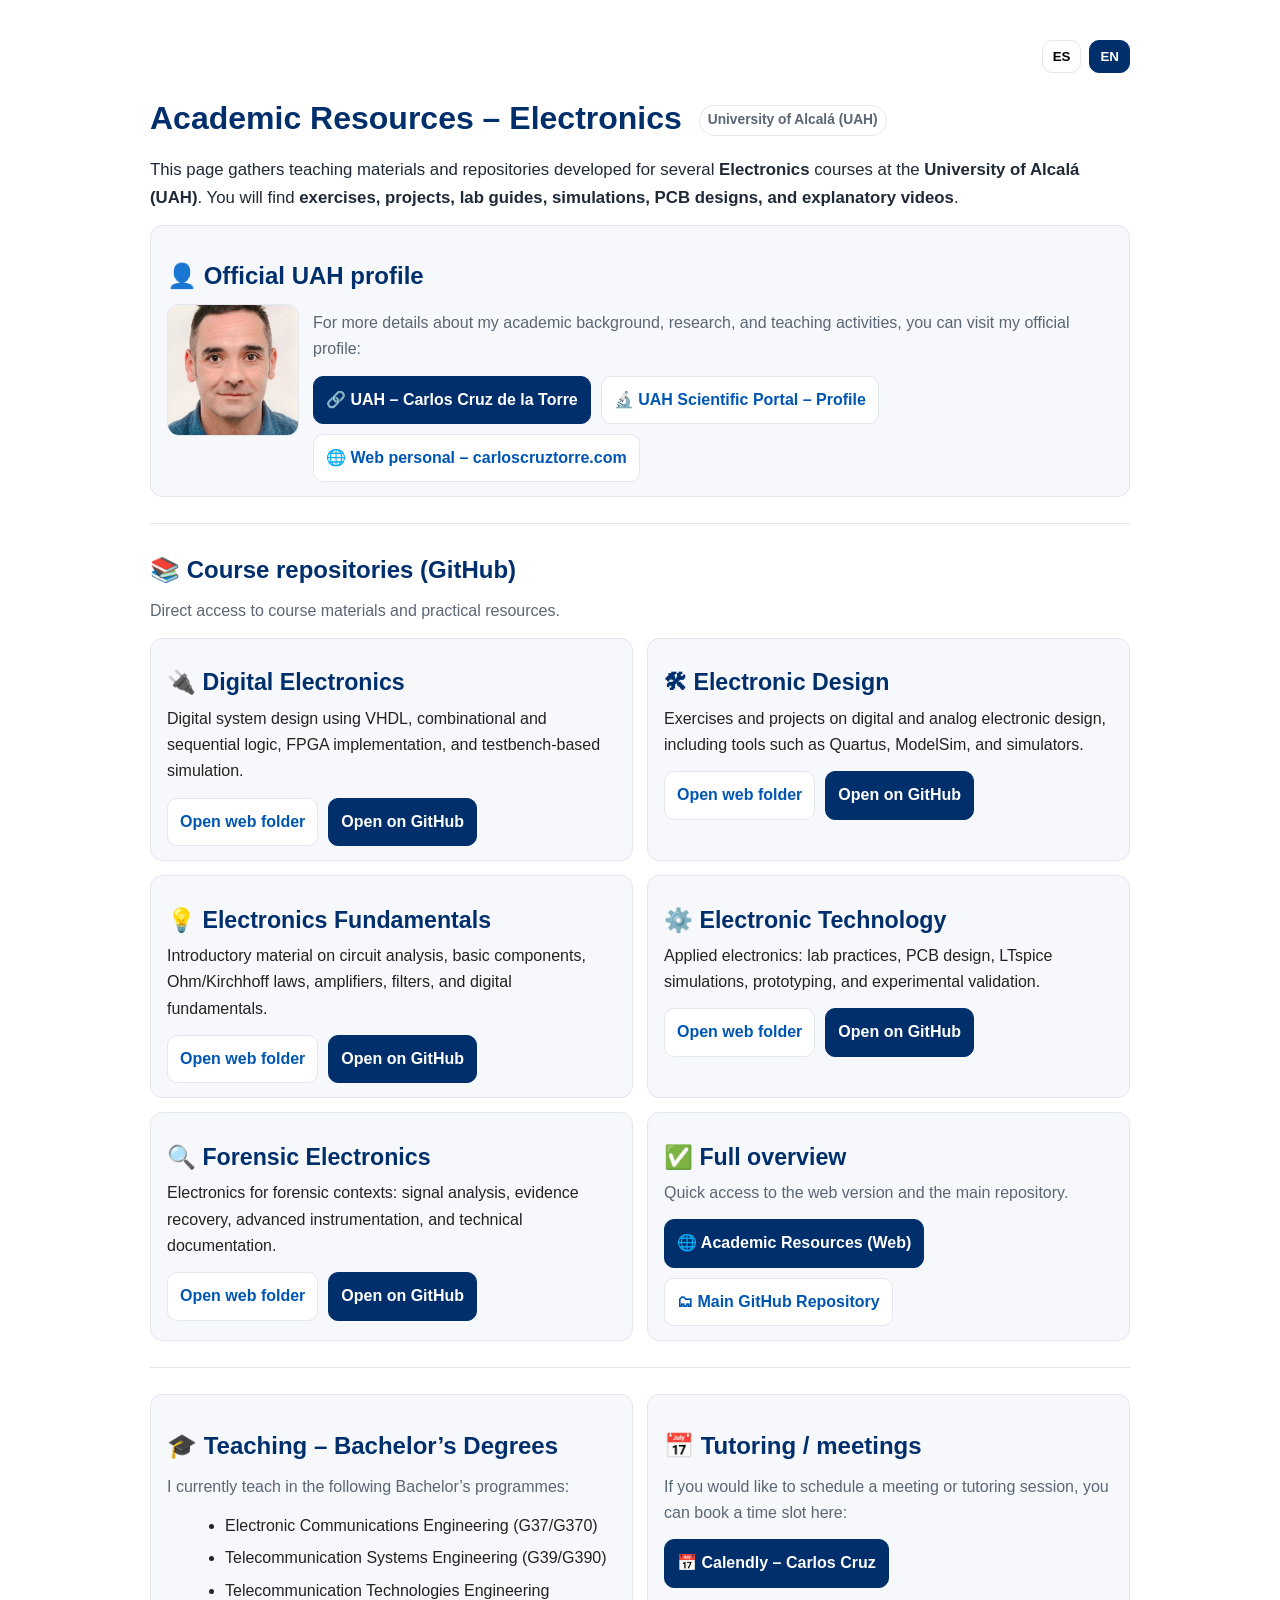
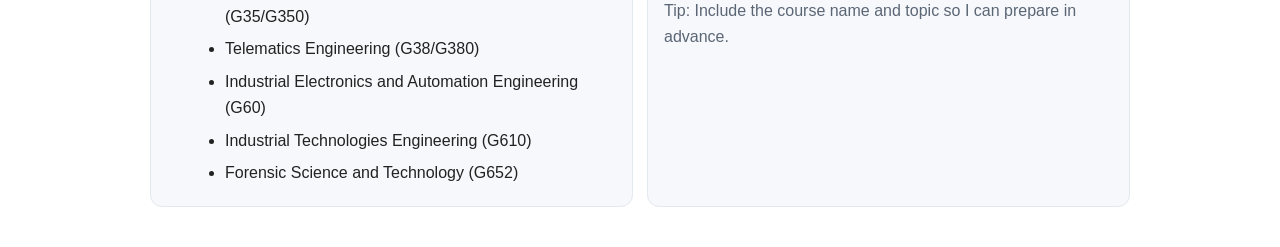
<file: index.html>
<!doctype html>
<html lang="es">
<head>
  <meta charset="utf-8">
  <meta name="viewport" content="width=device-width, initial-scale=1">
  <title>Recursos Académicos – Electrónica | Universidad de Alcalá (UAH)</title>
  <style>
    :root{
      --uah-blue:#002f6c;
      --link:#0056b3;
      --bg:#ffffff;
      --muted:#5b6675;
      --card:#f6f8fb;
      --border:#e3e8ef;
    }
    body{
      font-family: Arial, Helvetica, sans-serif;
      max-width: 980px;
      margin: 40px auto;
      padding: 0 18px;
      line-height: 1.65;
      color: #222;
      background: var(--bg);
    }
    h1,h2{ color: var(--uah-blue); margin: 0.6em 0 0.35em; }
    h3{
      color: var(--uah-blue);
      margin: 0.6em 0 0.35em;
      font-size: 1.45rem;
      line-height: 1.25;
    }
    p{ margin: 0.35em 0 0.8em; }
    a{ color: var(--link); text-decoration: none; }
    a:hover{ text-decoration: underline; }
    hr{ border:0; border-top:1px solid var(--border); margin: 26px 0; }

    .lead{ font-size: 1.05rem; color:#1f2937; }
    .muted{ color: var(--muted); }

    .grid{
      display: grid;
      grid-template-columns: 1fr;
      gap: 14px;
    }
    @media (min-width: 880px){
      .grid.two{ grid-template-columns: 1fr 1fr; }
    }
    .card{
      background: var(--card);
      border: 1px solid var(--border);
      border-radius: 12px;
      padding: 16px 16px 14px;
    }
    .btnrow{ display:flex; flex-wrap:wrap; gap:10px; margin-top: 10px; }
    .btn{
      display:inline-block;
      padding: 10px 12px;
      border-radius: 10px;
      border: 1px solid var(--border);
      background:#fff;
      font-weight: 600;
    }
    .btn.primary{
      background: var(--uah-blue);
      border-color: var(--uah-blue);
      color:#fff;
    }
    .btn.primary:hover{ text-decoration:none; opacity:0.95; }
    .btn:hover{ text-decoration:none; background:#ffffff; }

    ul{ margin: 8px 0 0 18px; }
    li{ margin: 6px 0; }

    pre{
      background: #0b1220;
      color: #e5e7eb;
      padding: 14px;
      border-radius: 12px;
      overflow-x: auto;
      font-size: 0.92rem;
    }
    .tag{
      display:inline-block;
      font-size: 0.86rem;
      padding: 3px 8px;
      border-radius: 999px;
      border: 1px solid var(--border);
      background:#fff;
      color: var(--muted);
      margin-left: 8px;
      vertical-align: middle;
    }

    /* Idiomas */
    .langbar{
      display:flex;
      justify-content: flex-end;
      gap: 8px;
      margin-bottom: 14px;
    }
    .langbtn{
      cursor:pointer;
      padding: 8px 10px;
      border-radius: 10px;
      border: 1px solid var(--border);
      background:#fff;
      font-weight: 700;
    }
    .langbtn.active{
      background: var(--uah-blue);
      color:#fff;
      border-color: var(--uah-blue);
    }
    [data-lang]{ display:none; }
    [data-lang].active{ display:block; }

    /* Perfil con foto */
    .profile{
      display:flex;
      gap: 14px;
      align-items: flex-start;
      flex-wrap: wrap;
      margin-top: 8px;
    }
    .profile img{
      width: 130px;
      height: 130px;
      border-radius: 12px;
      object-fit: cover;
      border: 1px solid var(--border);
      background: #fff;
    }
    .profile .content{
      flex: 1;
      min-width: 240px;
    }
  </style>
</head>

<body>

  <!-- Selector de idioma -->
  <div class="langbar" aria-label="Selector de idioma">
    <button class="langbtn active" id="btn-es" type="button">ES</button>
    <button class="langbtn" id="btn-en" type="button">EN</button>
  </div>

  <!-- ======================= -->
  <!-- ====== ESPAÑOL ========= -->
  <!-- ======================= -->
  <div data-lang="es" class="active">
    <h1>Recursos Académicos – Electrónica <span class="tag">Universidad de Alcalá (UAH)</span></h1>
    <p class="lead">
      Esta página reúne materiales docentes y repositorios desarrollados para distintas asignaturas del área de
      <strong>Electrónica</strong> impartidas en la <strong>Universidad de Alcalá (UAH)</strong>.
      Incluye <strong>ejercicios, proyectos, guías de laboratorio, simulaciones, diseños PCB y vídeos explicativos</strong>.
    </p>

    <div class="card">
      <h2>👤 Perfil oficial UAH</h2>

      <!-- Nota: guarda tu imagen como "profile.jpg" en esta misma carpeta -->
      <div class="profile">
        <img src="profile.jpg" alt="Foto de perfil">
        <div class="content">
          <p class="muted">
            Para más detalles sobre mi trayectoria académica, investigación y docencia, puedes consultar mi perfil oficial en la UAH:
          </p>
          <div class="btnrow">
            <a class="btn primary" href="https://www.uah.es/en/estudios/profesor/Carlos-Cruz-de-la-Torre/" target="_blank" rel="noopener">
              🔗 Perfil UAH – Carlos Cruz de la Torre
            </a>
            <a class="btn" href="https://portalcientifico.uah.es/investigadores/201819/detalle" target="_blank" rel="noopener">
              🔬 Portal Científico UAH – Perfil
            </a>
             <!-- NUEVO botón a tu web personal -->
            <a class="btn" href="https://www.carloscruztorre.com" target="_blank" rel="noopener">
              🌐 Web personal – carloscruztorre.com
            </a>
          </div>
        </div>
      </div>
    </div>

    <hr>

    <h2>📚 Repositorios de asignaturas (GitHub)</h2>
    <p class="muted">
      Acceso directo a materiales y recursos prácticos. Cada asignatura incluye ejercicios, proyectos, guías de laboratorio y más.
    </p>

    <div class="grid two">
      <div class="card">
        <h3>🔌 Digital Electronics</h3>
        <p>Diseño de sistemas digitales con VHDL, lógica combinacional y secuencial, implementación en FPGA y simulación con testbenches.</p>
        <div class="btnrow">
          <a class="btn" href="Digital_Electronics/">Abrir carpeta web</a>
          <a class="btn primary" href="https://github.com/charlicruz/Teaching/tree/main/Digital_Electronics" target="_blank" rel="noopener">
            Abrir en GitHub
          </a>
        </div>
      </div>

      <div class="card">
        <h3>🛠 Electronic Design</h3>
        <p>Ejercicios y proyectos de diseño electrónico digital y analógico, incluyendo herramientas como Quartus, ModelSim y simuladores.</p>
        <div class="btnrow">
          <a class="btn" href="Electronic%20Design/">Abrir carpeta web</a>
          <a class="btn primary" href="https://github.com/charlicruz/Teaching/tree/main/Electronic%20Design" target="_blank" rel="noopener">
            Abrir en GitHub
          </a>
        </div>
      </div>

      <div class="card">
        <h3>💡 Electronics Fundamentals</h3>
        <p>Material introductorio: análisis de circuitos, componentes, leyes de Ohm y Kirchhoff, amplificadores, filtros y fundamentos digitales.</p>
        <div class="btnrow">
          <a class="btn" href="Electronics%20Fundamentals/">Abrir carpeta web</a>
          <a class="btn primary" href="https://github.com/charlicruz/Teaching/tree/main/Electronics%20Fundamentals" target="_blank" rel="noopener">
            Abrir en GitHub
          </a>
        </div>
      </div>

      <div class="card">
        <h3>⚙️ Electronic Technology</h3>
        <p>Electrónica aplicada: prácticas de laboratorio, diseño de PCB, simulaciones (LTspice), prototipado y validación experimental.</p>
        <div class="btnrow">
          <a class="btn" href="Electronic%20Technology/">Abrir carpeta web</a>
          <a class="btn primary" href="https://github.com/charlicruz/Teaching/tree/main/Electronic%20Technology" target="_blank" rel="noopener">
            Abrir en GitHub
          </a>
        </div>
      </div>

      <div class="card">
        <h3>🔍 Forensic Electronics</h3>
        <p>Electrónica en entornos forenses: análisis de señales, recuperación de evidencias, instrumentación avanzada y documentación técnica.</p>
        <div class="btnrow">
          <a class="btn" href="Forensic%20Electronics/">Abrir carpeta web</a>
          <a class="btn primary" href="https://github.com/charlicruz/Teaching/tree/main/Forensic%20Electronics" target="_blank" rel="noopener">
            Abrir en GitHub
          </a>
        </div>
      </div>

      <div class="card">
        <h3>✅ Vista general</h3>
        <p class="muted">Acceso rápido al conjunto completo de recursos (web) y al repositorio principal.</p>
        <div class="btnrow">
          <a class="btn primary" href="https://charlicruz.github.io/Teaching/" target="_blank" rel="noopener">
            🌐 Academic Resources (Web)
          </a>
          <a class="btn" href="https://github.com/charlicruz/Teaching/" target="_blank" rel="noopener">
            🗂 Repositorio principal en GitHub
          </a>
        </div>
      </div>
    </div>

    <!-- ✅ MOVIDO AL FINAL -->
    <hr>

    <div class="grid two">
      <div class="card">
        <h2>🎓 Docencia – Grados</h2>
        <p class="muted">Imparto docencia en los siguientes programas de Grado:</p>
        <ul>
          <li>Ingeniería en Sistemas de Telecomunicación (G39/G390)</li>
          <li>Ingeniería en Tecnologías de Telecomunicación (G35/G350)</li>
          <li>Ingeniería Telemática (G38/G380)</li>
          <li>Ingeniería en Electrónica de Comunicaciones (G37/G370)</li>
          <li>Ingeniería Electrónica y Automática Industrial (G60)</li>
          <li>Ingeniería en Tecnologías Industriales (G610)</li>
          <li>Ciencias y Tecnologías Forenses (G652)</li>
        </ul>
      </div>

      <div class="card">
        <h2>📅 Tutorías / reuniones</h2>
        <p class="muted">
          Si quieres agendar una reunión o tutoría, puedes reservar un hueco aquí:
        </p>
        <div class="btnrow">
          <a class="btn primary" href="https://calendly.com/" target="_blank" rel="noopener">
            📅 Calendly – Carlos Cruz
          </a>
        </div>
        <p class="muted" style="margin-top:10px;">
          Consejo: indica la asignatura y el tema para poder preparar la sesión.
        </p>
      </div>
    </div>
  </div>

  <!-- ======================= -->
  <!-- ======= ENGLISH ======== -->
  <!-- ======================= -->
  <div data-lang="en">
    <h1>Academic Resources – Electronics <span class="tag">University of Alcalá (UAH)</span></h1>
    <p class="lead">
      This page gathers teaching materials and repositories developed for several <strong>Electronics</strong> courses at the
      <strong>University of Alcalá (UAH)</strong>. You will find <strong>exercises, projects, lab guides, simulations, PCB designs,
      and explanatory videos</strong>.
    </p>

    <div class="card">
      <h2>👤 Official UAH profile</h2>

      <!-- Note: save your image as "profile.jpg" in this same folder -->
      <div class="profile">
        <img src="profile.jpg" alt="Profile photo">
        <div class="content">
          <p class="muted">
            For more details about my academic background, research, and teaching activities, you can visit my official profile:
          </p>
          <div class="btnrow">
            <a class="btn primary" href="https://www.uah.es/en/estudios/profesor/Carlos-Cruz-de-la-Torre/" target="_blank" rel="noopener">
              🔗 UAH – Carlos Cruz de la Torre
            </a>
            <a class="btn" href="https://portalcientifico.uah.es/investigadores/201819/detalle" target="_blank" rel="noopener">
              🔬 UAH Scientific Portal – Profile
            </a>
            <!-- NUEVO botón a tu web personal -->
            <a class="btn" href="https://www.carloscruztorre.com" target="_blank" rel="noopener">
              🌐 Web personal – carloscruztorre.com
            </a>
          </div>
        </div>
      </div>
    </div>

    <hr>

    <h2>📚 Course repositories (GitHub)</h2>
    <p class="muted">
      Direct access to course materials and practical resources.
    </p>

    <div class="grid two">
      <div class="card">
        <h3>🔌 Digital Electronics</h3>
        <p>Digital system design using VHDL, combinational and sequential logic, FPGA implementation, and testbench-based simulation.</p>
        <div class="btnrow">
          <a class="btn" href="Digital_Electronics/">Open web folder</a>
          <a class="btn primary" href="https://github.com/charlicruz/Teaching/tree/main/Digital_Electronics" target="_blank" rel="noopener">
            Open on GitHub
          </a>
        </div>
      </div>

      <div class="card">
        <h3>🛠 Electronic Design</h3>
        <p>Exercises and projects on digital and analog electronic design, including tools such as Quartus, ModelSim, and simulators.</p>
        <div class="btnrow">
          <a class="btn" href="Electronic%20Design/">Open web folder</a>
          <a class="btn primary" href="https://github.com/charlicruz/Teaching/tree/main/Electronic%20Design" target="_blank" rel="noopener">
            Open on GitHub
          </a>
        </div>
      </div>

      <div class="card">
        <h3>💡 Electronics Fundamentals</h3>
        <p>Introductory material on circuit analysis, basic components, Ohm/Kirchhoff laws, amplifiers, filters, and digital fundamentals.</p>
        <div class="btnrow">
          <a class="btn" href="Electronics%20Fundamentals/">Open web folder</a>
          <a class="btn primary" href="https://github.com/charlicruz/Teaching/tree/main/Electronics%20Fundamentals" target="_blank" rel="noopener">
            Open on GitHub
          </a>
        </div>
      </div>

      <div class="card">
        <h3>⚙️ Electronic Technology</h3>
        <p>Applied electronics: lab practices, PCB design, LTspice simulations, prototyping, and experimental validation.</p>
        <div class="btnrow">
          <a class="btn" href="Electronic%20Technology/">Open web folder</a>
          <a class="btn primary" href="https://github.com/charlicruz/Teaching/tree/main/Electronic%20Technology" target="_blank" rel="noopener">
            Open on GitHub
          </a>
        </div>
      </div>

      <div class="card">
        <h3>🔍 Forensic Electronics</h3>
        <p>Electronics for forensic contexts: signal analysis, evidence recovery, advanced instrumentation, and technical documentation.</p>
        <div class="btnrow">
          <a class="btn" href="Forensic%20Electronics/">Open web folder</a>
          <a class="btn primary" href="https://github.com/charlicruz/Teaching/tree/main/Forensic%20Electronics" target="_blank" rel="noopener">
            Open on GitHub
          </a>
        </div>
      </div>

      <div class="card">
        <h3>✅ Full overview</h3>
        <p class="muted">Quick access to the web version and the main repository.</p>
        <div class="btnrow">
          <a class="btn primary" href="https://charlicruz.github.io/Teaching/" target="_blank" rel="noopener">
            🌐 Academic Resources (Web)
          </a>
          <a class="btn" href="https://github.com/charlicruz/Teaching/" target="_blank" rel="noopener">
            🗂 Main GitHub Repository
          </a>
        </div>
      </div>
    </div>

    <!-- ✅ MOVED TO THE END -->
    <hr>

    <div class="grid two">
      <div class="card">
        <h2>🎓 Teaching – Bachelor’s Degrees</h2>
        <p class="muted">I currently teach in the following Bachelor’s programmes:</p>
        <ul>
          <li>Electronic Communications Engineering (G37/G370)</li>
          <li>Telecommunication Systems Engineering (G39/G390)</li>
          <li>Telecommunication Technologies Engineering (G35/G350)</li>
          <li>Telematics Engineering (G38/G380)</li>
          <li>Industrial Electronics and Automation Engineering (G60)</li>
          <li>Industrial Technologies Engineering (G610)</li>
          <li>Forensic Science and Technology (G652)</li>
        </ul>
      </div>

      <div class="card">
        <h2>📅 Tutoring / meetings</h2>
        <p class="muted">
          If you would like to schedule a meeting or tutoring session, you can book a time slot here:
        </p>
        <div class="btnrow">
          <a class="btn primary" href="https://calendly.com/" target="_blank" rel="noopener">
            📅 Calendly – Carlos Cruz
          </a>
        </div>
        <p class="muted" style="margin-top:10px;">
          Tip: Include the course name and topic so I can prepare in advance.
        </p>
      </div>
    </div>
  </div>

  <script>
    const btnES = document.getElementById('btn-es');
    const btnEN = document.getElementById('btn-en');
    const blocks = document.querySelectorAll('[data-lang]');

    function setLang(lang){
      blocks.forEach(b => b.classList.toggle('active', b.getAttribute('data-lang') === lang));
      btnES.classList.toggle('active', lang === 'es');
      btnEN.classList.toggle('active', lang === 'en');
      document.documentElement.lang = lang;
      try { localStorage.setItem('lang', lang); } catch(e){}
    }

    btnES.addEventListener('click', () => setLang('es'));
    btnEN.addEventListener('click', () => setLang('en'));

    (function init(){
      let lang = 'es';
      try {
        lang = localStorage.getItem('lang') || (navigator.language || '').toLowerCase().startsWith('en') ? 'en' : 'es';
      } catch(e){}
      setLang(lang);
    })();
  </script>

</body>
</html>
</file>
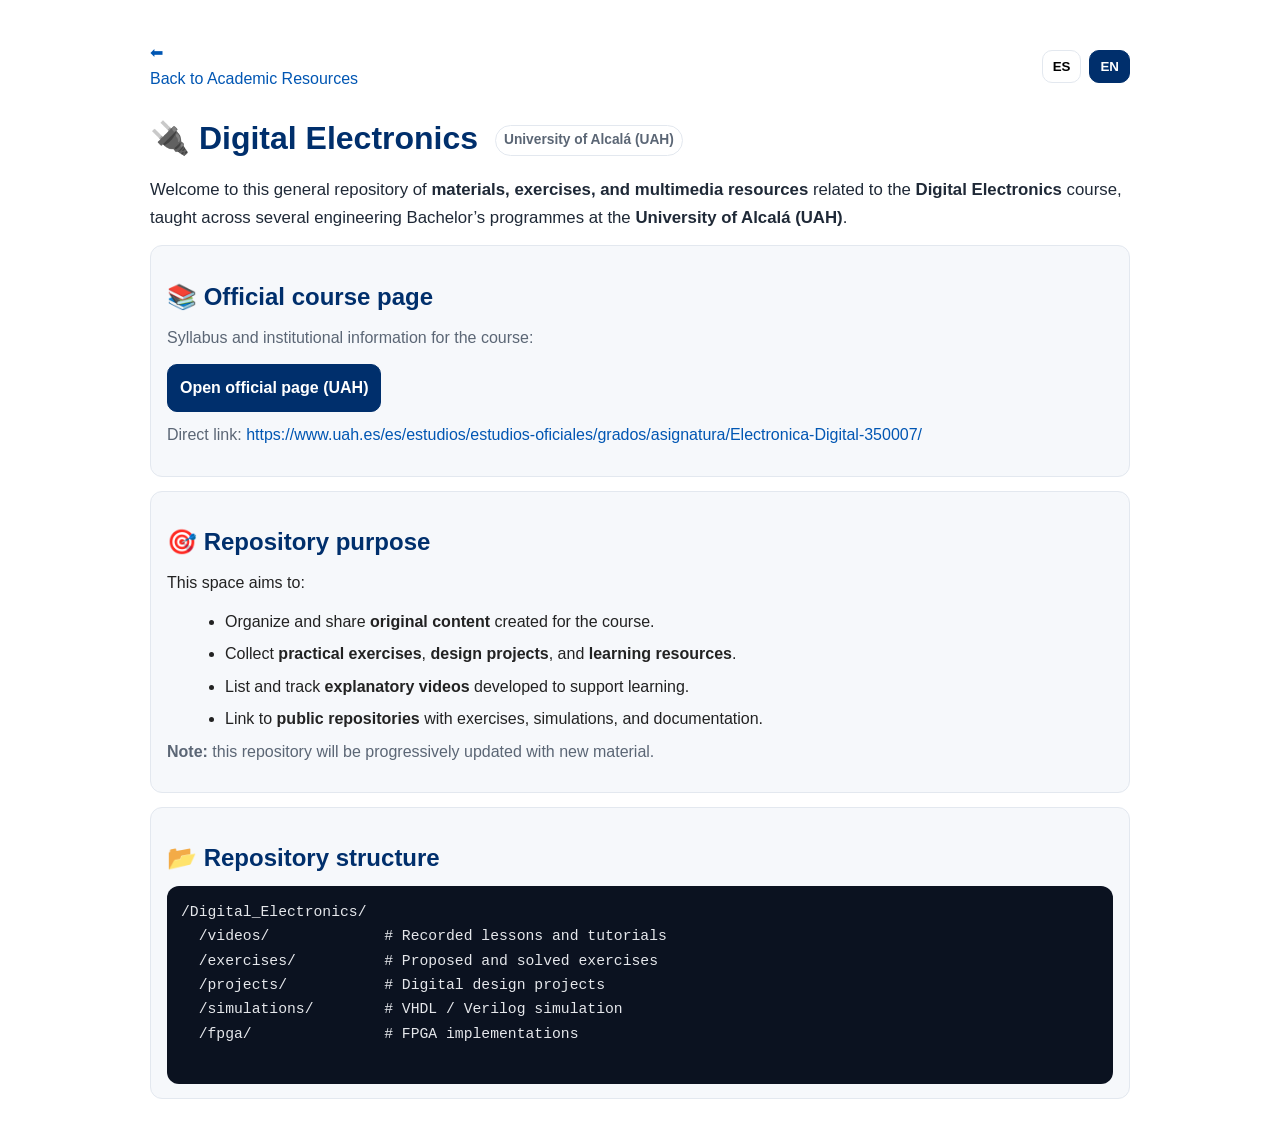
<file: Digital_Electronics/index.html>
<!doctype html>
<html lang="es">
<head>
  <meta charset="utf-8">
  <meta name="viewport" content="width=device-width, initial-scale=1.0">
  <title>Electrónica Digital – Universidad de Alcalá (UAH)</title>

  <style>
    :root{
      --uah-blue:#002f6c;
      --link:#0056b3;
      --bg:#ffffff;
      --muted:#5b6675;
      --card:#f6f8fb;
      --border:#e3e8ef;
    }
    body{
      font-family: Arial, Helvetica, sans-serif;
      max-width: 980px;
      margin: 40px auto;
      padding: 0 18px;
      line-height: 1.65;
      color: #222;
      background: var(--bg);
    }
    h1,h2{ color: var(--uah-blue); margin: 0.6em 0 0.35em; }
    h3{
      color: var(--uah-blue);
      margin: 0.6em 0 0.35em;
      font-size: 1.45rem;
      line-height: 1.25;
    }
    p{ margin: 0.35em 0 0.8em; }
    a{ color: var(--link); text-decoration: none; }
    a:hover{ text-decoration: underline; }
    hr{ border:0; border-top:1px solid var(--border); margin: 26px 0; }

    .lead{ font-size: 1.05rem; color:#1f2937; }
    .muted{ color: var(--muted); }

    .card{
      background: var(--card);
      border: 1px solid var(--border);
      border-radius: 12px;
      padding: 16px 16px 14px;
      margin: 14px 0;
    }
    .btnrow{ display:flex; flex-wrap:wrap; gap:10px; margin-top: 10px; }
    .btn{
      display:inline-block;
      padding: 10px 12px;
      border-radius: 10px;
      border: 1px solid var(--border);
      background:#fff;
      font-weight: 600;
    }
    .btn.primary{
      background: var(--uah-blue);
      border-color: var(--uah-blue);
      color:#fff;
    }
    .btn.primary:hover{ text-decoration:none; opacity:0.95; }
    .btn:hover{ text-decoration:none; background:#ffffff; }

    ul{ margin: 8px 0 0 18px; }
    li{ margin: 6px 0; }

    pre{
      background: #0b1220;
      color: #e5e7eb;
      padding: 14px;
      border-radius: 12px;
      overflow-x: auto;
      font-size: 0.92rem;
      margin: 0;
    }

    .tag{
      display:inline-block;
      font-size: 0.86rem;
      padding: 3px 8px;
      border-radius: 999px;
      border: 1px solid var(--border);
      background:#fff;
      color: var(--muted);
      margin-left: 8px;
      vertical-align: middle;
    }

    /* Idiomas */
    .topbar{
      display:flex;
      justify-content: space-between;
      align-items: center;
      gap: 12px;
      margin-bottom: 14px;
      flex-wrap: wrap;
    }
    .langbar{
      display:flex;
      gap: 8px;
    }
    .langbtn{
      cursor:pointer;
      padding: 8px 10px;
      border-radius: 10px;
      border: 1px solid var(--border);
      background:#fff;
      font-weight: 700;
    }
    .langbtn.active{
      background: var(--uah-blue);
      color:#fff;
      border-color: var(--uah-blue);
    }
    [data-lang]{ display:none; }
    [data-lang].active{ display:block; }
  </style>
</head>

<body>

  <div class="topbar">
    <!-- Back link (CORREGIDO para ES/EN) -->
    <div>
      <a href="../">
        ⬅
        <span data-lang="es" id="back-es">Volver a Recursos Académicos</span>
        <span data-lang="en" id="back-en">Back to Academic Resources</span>
      </a>
    </div>

    <!-- Selector de idioma -->
    <div class="langbar" aria-label="Language selector">
      <button class="langbtn active" id="btn-es" type="button">ES</button>
      <button class="langbtn" id="btn-en" type="button">EN</button>
    </div>
  </div>

  <!-- ======================= -->
  <!-- ====== ESPAÑOL ========= -->
  <!-- ======================= -->
  <div data-lang="es" class="active">
    <h1>🔌 Electrónica Digital <span class="tag">Universidad de Alcalá (UAH)</span></h1>

    <p class="lead">
      Bienvenido/a a este repositorio general de <strong>materiales, ejercicios y recursos multimedia</strong>
      relacionados con la asignatura <strong>Electrónica Digital</strong>, impartida en varios grados de
      ingeniería en la <strong>Universidad de Alcalá (UAH)</strong>.
    </p>

    <div class="card">
      <h2>📚 Página oficial de la asignatura</h2>
      <p class="muted">Consulta la guía docente y la información institucional de la asignatura:</p>
      <div class="btnrow">
        <a class="btn primary"
           href="https://www.uah.es/es/estudios/estudios-oficiales/grados/asignatura/Electronica-Digital-350007/"
           target="_blank" rel="noopener">
          Abrir página oficial (UAH)
        </a>
      </div>
      <p class="muted" style="margin-top:10px;">
        Enlace directo:
        <a href="https://www.uah.es/es/estudios/estudios-oficiales/grados/asignatura/Electronica-Digital-350007/"
           target="_blank" rel="noopener">
          https://www.uah.es/es/estudios/estudios-oficiales/grados/asignatura/Electronica-Digital-350007/
        </a>
      </p>
    </div>

    <div class="card">
      <h2>🎯 Objetivo de este repositorio</h2>
      <p>Este espacio tiene como finalidad:</p>
      <ul>
        <li>Organizar y compartir <strong>contenidos propios</strong> creados para la asignatura.</li>
        <li>Recopilar <strong>ejercicios prácticos</strong>, <strong>proyectos de diseño</strong> y <strong>recursos didácticos</strong>.</li>
        <li>Registrar los <strong>vídeos explicativos</strong> desarrollados para apoyar el aprendizaje.</li>
        <li>Enlazar a <strong>repositorios públicos</strong> con ejercicios, simulaciones y documentación.</li>
      </ul>
      <p class="muted"><strong>Nota:</strong> este repositorio se irá actualizando progresivamente con nuevo material.</p>
    </div>

    <div class="card">
      <h2>📂 Estructura del repositorio</h2>
      <pre>
/Digital_Electronics/
  /videos/             # Clases grabadas y tutoriales
  /ejercicios/         # Ejercicios propuestos y resueltos
  /proyectos/          # Proyectos de diseño digital
  /simulaciones/       # Simulación VHDL / Verilog
  /fpga/               # Implementaciones en FPGA
      </pre>
    </div>
  </div>

  <!-- ======================= -->
  <!-- ======= ENGLISH ======== -->
  <!-- ======================= -->
  <div data-lang="en">
    <h1>🔌 Digital Electronics <span class="tag">University of Alcalá (UAH)</span></h1>

    <p class="lead">
      Welcome to this general repository of <strong>materials, exercises, and multimedia resources</strong>
      related to the <strong>Digital Electronics</strong> course, taught across several engineering Bachelor’s
      programmes at the <strong>University of Alcalá (UAH)</strong>.
    </p>

    <div class="card">
      <h2>📚 Official course page</h2>
      <p class="muted">Syllabus and institutional information for the course:</p>
      <div class="btnrow">
        <a class="btn primary"
           href="https://www.uah.es/es/estudios/estudios-oficiales/grados/asignatura/Electronica-Digital-350007/"
           target="_blank" rel="noopener">
          Open official page (UAH)
        </a>
      </div>
      <p class="muted" style="margin-top:10px;">
        Direct link:
        <a href="https://www.uah.es/es/estudios/estudios-oficiales/grados/asignatura/Electronica-Digital-350007/"
           target="_blank" rel="noopener">
          https://www.uah.es/es/estudios/estudios-oficiales/grados/asignatura/Electronica-Digital-350007/
        </a>
      </p>
    </div>

    <div class="card">
      <h2>🎯 Repository purpose</h2>
      <p>This space aims to:</p>
      <ul>
        <li>Organize and share <strong>original content</strong> created for the course.</li>
        <li>Collect <strong>practical exercises</strong>, <strong>design projects</strong>, and <strong>learning resources</strong>.</li>
        <li>List and track <strong>explanatory videos</strong> developed to support learning.</li>
        <li>Link to <strong>public repositories</strong> with exercises, simulations, and documentation.</li>
      </ul>
      <p class="muted"><strong>Note:</strong> this repository will be progressively updated with new material.</p>
    </div>

    <div class="card">
      <h2>📂 Repository structure</h2>
      <pre>
/Digital_Electronics/
  /videos/             # Recorded lessons and tutorials
  /exercises/          # Proposed and solved exercises
  /projects/           # Digital design projects
  /simulations/        # VHDL / Verilog simulation
  /fpga/               # FPGA implementations
      </pre>
    </div>
  </div>

  <script>
    const btnES = document.getElementById('btn-es');
    const btnEN = document.getElementById('btn-en');
    const blocks = document.querySelectorAll('[data-lang]');
    const backES = document.getElementById('back-es');
    const backEN = document.getElementById('back-en');

    function setLang(lang){
      // Main blocks
      blocks.forEach(b => b.classList.toggle('active', b.getAttribute('data-lang') === lang));
      // Buttons
      btnES.classList.toggle('active', lang === 'es');
      btnEN.classList.toggle('active', lang === 'en');
      // Back link labels (ensure they match the selection)
      backES.classList.toggle('active', lang === 'es');
      backEN.classList.toggle('active', lang === 'en');

      document.documentElement.lang = lang;
      try { localStorage.setItem('lang', lang); } catch(e){}
    }

    btnES.addEventListener('click', () => setLang('es'));
    btnEN.addEventListener('click', () => setLang('en'));

    (function init(){
      let lang = 'es';
      try {
        const saved = localStorage.getItem('lang');
        if(saved === 'es' || saved === 'en') lang = saved;
        else lang = (navigator.language || '').toLowerCase().startsWith('en') ? 'en' : 'es';
      } catch(e){}
      setLang(lang);
    })();
  </script>

</body>
</html>
</file>
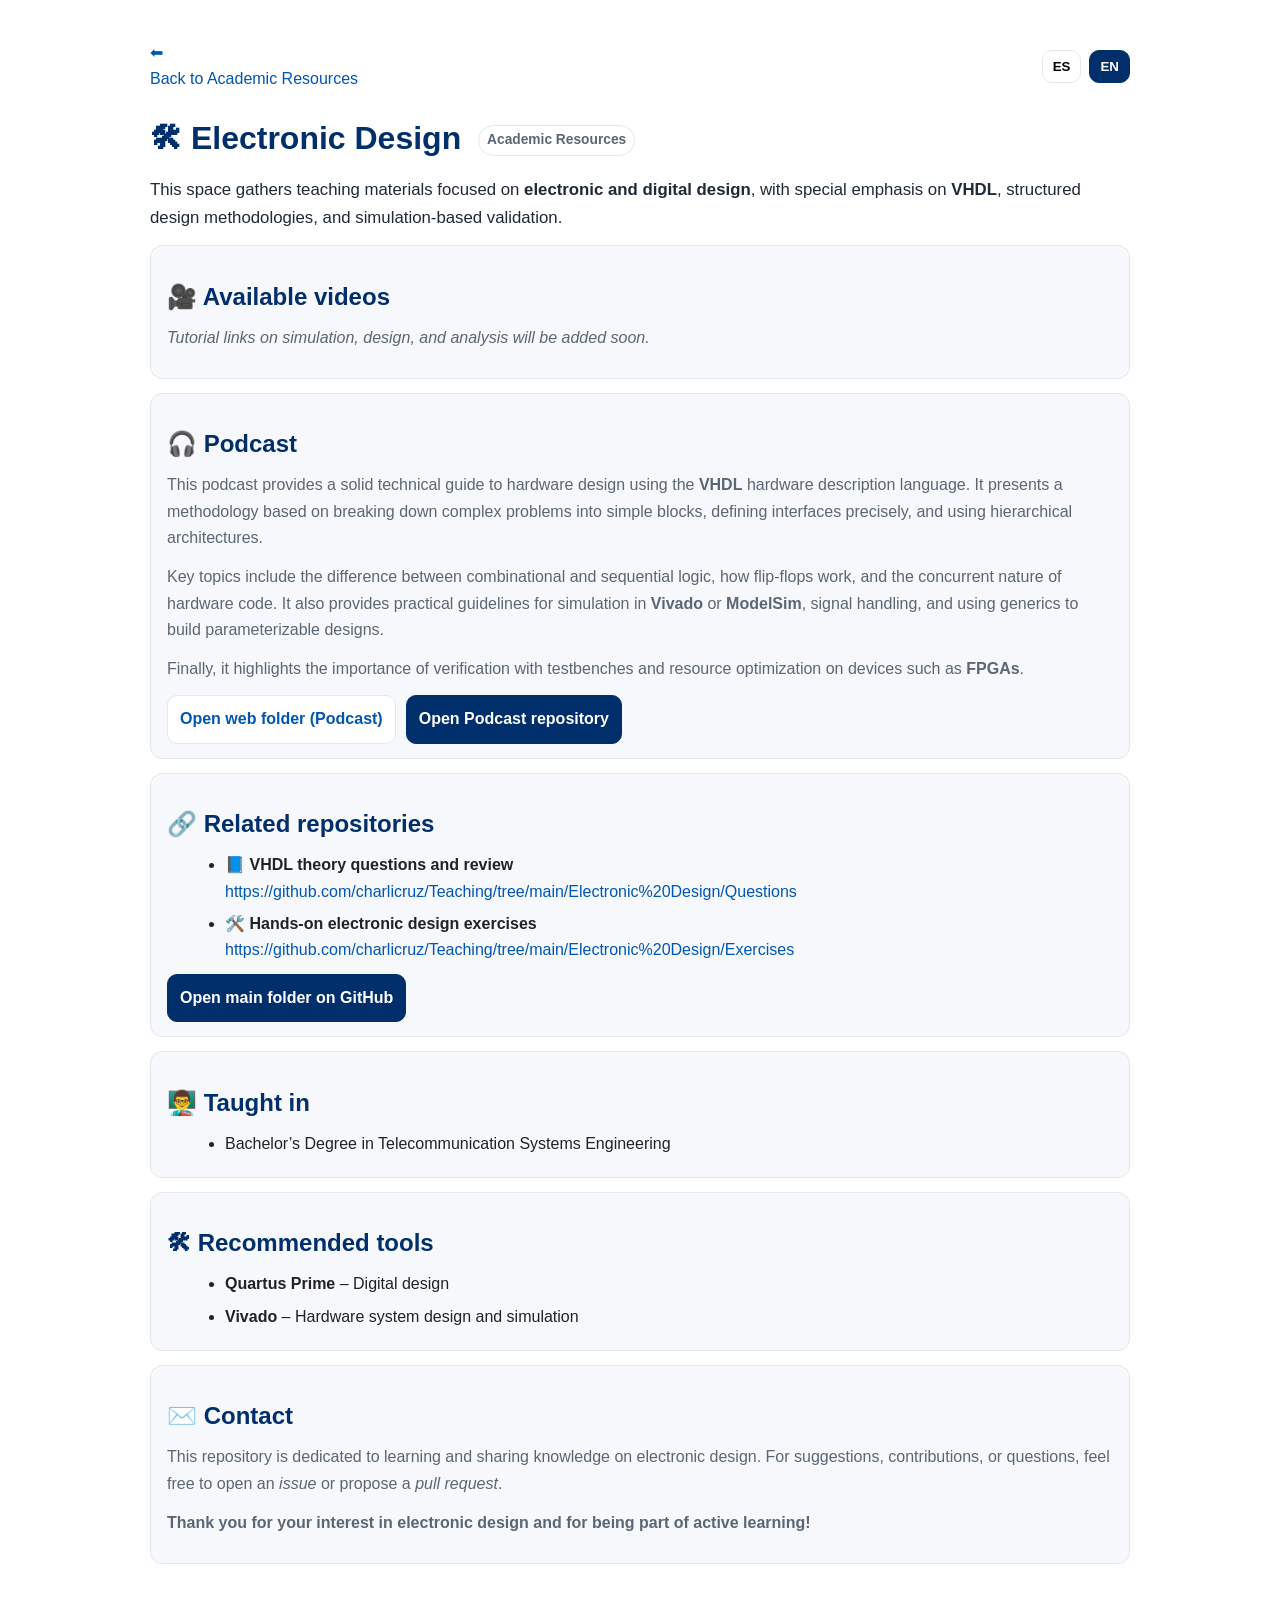
<file: Electronic Design/index.html>
<!doctype html>
<html lang="es">
<head>
  <meta charset="utf-8">
  <meta name="viewport" content="width=device-width, initial-scale=1">
  <title>Electronic Design – Recursos Académicos | UAH</title>

  <style>
    :root{
      --uah-blue:#002f6c;
      --link:#0056b3;
      --bg:#ffffff;
      --muted:#5b6675;
      --card:#f6f8fb;
      --border:#e3e8ef;
    }
    body{
      font-family: Arial, Helvetica, sans-serif;
      max-width: 980px;
      margin: 40px auto;
      padding: 0 18px;
      line-height: 1.65;
      color: #222;
      background: var(--bg);
    }
    h1,h2{ color: var(--uah-blue); margin: 0.6em 0 0.35em; }
    h3{
      color: var(--uah-blue);
      margin: 0.6em 0 0.35em;
      font-size: 1.45rem;
      line-height: 1.25;
    }
    p{ margin: 0.35em 0 0.8em; }
    a{ color: var(--link); text-decoration: none; }
    a:hover{ text-decoration: underline; }
    hr{ border:0; border-top:1px solid var(--border); margin: 26px 0; }

    .lead{ font-size: 1.05rem; color:#1f2937; }
    .muted{ color: var(--muted); }

    .card{
      background: var(--card);
      border: 1px solid var(--border);
      border-radius: 12px;
      padding: 16px 16px 14px;
      margin: 14px 0;
    }
    .btnrow{ display:flex; flex-wrap:wrap; gap:10px; margin-top: 10px; }
    .btn{
      display:inline-block;
      padding: 10px 12px;
      border-radius: 10px;
      border: 1px solid var(--border);
      background:#fff;
      font-weight: 600;
    }
    .btn.primary{
      background: var(--uah-blue);
      border-color: var(--uah-blue);
      color:#fff;
    }
    .btn.primary:hover{ text-decoration:none; opacity:0.95; }
    .btn:hover{ text-decoration:none; background:#ffffff; }

    ul{ margin: 8px 0 0 18px; }
    li{ margin: 6px 0; }

    .tag{
      display:inline-block;
      font-size: 0.86rem;
      padding: 3px 8px;
      border-radius: 999px;
      border: 1px solid var(--border);
      background:#fff;
      color: var(--muted);
      margin-left: 8px;
      vertical-align: middle;
    }

    /* Idiomas */
    .topbar{
      display:flex;
      justify-content: space-between;
      align-items: center;
      gap: 12px;
      margin-bottom: 14px;
      flex-wrap: wrap;
    }
    .langbar{
      display:flex;
      gap: 8px;
    }
    .langbtn{
      cursor:pointer;
      padding: 8px 10px;
      border-radius: 10px;
      border: 1px solid var(--border);
      background:#fff;
      font-weight: 700;
    }
    .langbtn.active{
      background: var(--uah-blue);
      color:#fff;
      border-color: var(--uah-blue);
    }
    [data-lang]{ display:none; }
    [data-lang].active{ display:block; }
  </style>
</head>

<body>

  <div class="topbar">
    <!-- Back link (bilingüe) -->
    <div>
      <a href="../">
        ⬅
        <span data-lang="es" id="back-es">Volver a Recursos Académicos</span>
        <span data-lang="en" id="back-en">Back to Academic Resources</span>
      </a>
    </div>

    <!-- Selector de idioma -->
    <div class="langbar" aria-label="Language selector">
      <button class="langbtn active" id="btn-es" type="button">ES</button>
      <button class="langbtn" id="btn-en" type="button">EN</button>
    </div>
  </div>

  <!-- ======================= -->
  <!-- ====== ESPAÑOL ========= -->
  <!-- ======================= -->
  <div data-lang="es" class="active">
    <h1>🛠 Electronic Design <span class="tag">Recursos Académicos</span></h1>

    <p class="lead">
      Este espacio recoge materiales docentes orientados al <strong>diseño electrónico y digital</strong>,
      con especial énfasis en el uso de <strong>VHDL</strong>, metodologías de diseño estructurado y
      validación mediante simulación.
    </p>

    <div class="card">
      <h2>🎥 Vídeos disponibles</h2>
      <p class="muted"><em>Próximamente se incluirán enlaces a tutoriales de simululación, diseño y análisis.</em></p>
    </div>

    <div class="card">
      <h2>🎧 Podcast</h2>

      <p class="muted">
        Este podcast ofrece una guía técnica fundamental sobre el diseño de hardware utilizando el lenguaje descriptivo
        <strong>VHDL</strong>. Se presenta una metodología basada en la descomposición de problemas complejos en bloques simples,
        la definición precisa de interfaces y el uso de arquitecturas jerárquicas.
      </p>

      <p class="muted">
        Se abordan conceptos clave como la diferencia entre lógica combinacional y secuencial, el funcionamiento de los biestables
        y la naturaleza concurrente del código hardware. Asimismo, se proporcionan pautas prácticas para la simulación en
        <strong>Vivado</strong> o <strong>ModelSim</strong>, la gestión de señales y el uso de genéricos para crear diseños parametrizables.
      </p>

      <p class="muted">
        Finalmente, se subraya la importancia de la verificación mediante bancos de pruebas y la optimización de recursos en dispositivos
        como las <strong>FPGAs</strong>.
      </p>

      <div class="btnrow">
        <a class="btn" href="Podcast/">Abrir carpeta web (Podcast)</a>
        <a class="btn primary" href="https://github.com/charlicruz/Teaching/tree/main/Electronic%20Design/Podcast" target="_blank" rel="noopener">
          Acceder al repositorio del Podcast
        </a>
      </div>
    </div>

    <div class="card">
      <h2>🔗 Repositorios relacionados</h2>
      <ul>
        <li>
          📘 <strong>Preguntas de teoría y revisión en VHDL</strong><br>
          <a href="https://github.com/charlicruz/Teaching/tree/main/Electronic%20Design/Questions" target="_blank" rel="noopener">
            https://github.com/charlicruz/Teaching/tree/main/Electronic%20Design/Questions
          </a>
        </li>
        <li>
          🛠️ <strong>Ejercicios prácticos de diseño electrónico</strong><br>
          <a href="https://github.com/charlicruz/Teaching/tree/main/Electronic%20Design/Exercises" target="_blank" rel="noopener">
            https://github.com/charlicruz/Teaching/tree/main/Electronic%20Design/Exercises
          </a>
        </li>
      </ul>

      <div class="btnrow">
        <a class="btn primary" href="https://github.com/charlicruz/Teaching/tree/main/Electronic%20Design" target="_blank" rel="noopener">
          Abrir carpeta principal en GitHub
        </a>
      </div>
    </div>

    <div class="card">
      <h2>👨‍🏫 Asignatura impartida</h2>
      <ul>
        <li>Grado en Ingeniería en Sistemas de Telecomunicación</li>
      </ul>
    </div>

    <div class="card">
      <h2>🛠 Herramientas recomendadas</h2>
      <ul>
        <li><strong>Quartus Prime</strong> – Diseño digital</li>
        <li><strong>Vivado</strong> – Diseño y simulación de sistemas hardware</li>
      </ul>
    </div>

    <div class="card">
      <h2>✉️ Contacto</h2>
      <p class="muted">
        Este repositorio está dedicado al aprendizaje y difusión de conocimientos sobre diseño electrónico.
        Para sugerencias, contribuciones o dudas, puedes abrir un <em>issue</em> o proponer una <em>pull request</em>.
      </p>
      <p class="muted"><strong>¡Gracias por tu interés en el diseño electrónico y por formar parte del aprendizaje activo!</strong></p>
    </div>
  </div>

  <!-- ======================= -->
  <!-- ======= ENGLISH ======== -->
  <!-- ======================= -->
  <div data-lang="en">
    <h1>🛠 Electronic Design <span class="tag">Academic Resources</span></h1>

    <p class="lead">
      This space gathers teaching materials focused on <strong>electronic and digital design</strong>,
      with special emphasis on <strong>VHDL</strong>, structured design methodologies, and
      simulation-based validation.
    </p>

    <div class="card">
      <h2>🎥 Available videos</h2>
      <p class="muted"><em>Tutorial links on simulation, design, and analysis will be added soon.</em></p>
    </div>

    <div class="card">
      <h2>🎧 Podcast</h2>

      <p class="muted">
        This podcast provides a solid technical guide to hardware design using the <strong>VHDL</strong> hardware description language.
        It presents a methodology based on breaking down complex problems into simple blocks, defining interfaces precisely,
        and using hierarchical architectures.
      </p>

      <p class="muted">
        Key topics include the difference between combinational and sequential logic, how flip-flops work, and the concurrent
        nature of hardware code. It also provides practical guidelines for simulation in <strong>Vivado</strong> or <strong>ModelSim</strong>,
        signal handling, and using generics to build parameterizable designs.
      </p>

      <p class="muted">
        Finally, it highlights the importance of verification with testbenches and resource optimization on devices such as <strong>FPGAs</strong>.
      </p>

      <div class="btnrow">
        <a class="btn" href="Podcast/">Open web folder (Podcast)</a>
        <a class="btn primary" href="https://github.com/charlicruz/Teaching/tree/main/Electronic%20Design/Podcast" target="_blank" rel="noopener">
          Open Podcast repository
        </a>
      </div>
    </div>

    <div class="card">
      <h2>🔗 Related repositories</h2>
      <ul>
        <li>
          📘 <strong>VHDL theory questions and review</strong><br>
          <a href="https://github.com/charlicruz/Teaching/tree/main/Electronic%20Design/Questions" target="_blank" rel="noopener">
            https://github.com/charlicruz/Teaching/tree/main/Electronic%20Design/Questions
          </a>
        </li>
        <li>
          🛠️ <strong>Hands-on electronic design exercises</strong><br>
          <a href="https://github.com/charlicruz/Teaching/tree/main/Electronic%20Design/Exercises" target="_blank" rel="noopener">
            https://github.com/charlicruz/Teaching/tree/main/Electronic%20Design/Exercises
          </a>
        </li>
      </ul>

      <div class="btnrow">
        <a class="btn primary" href="https://github.com/charlicruz/Teaching/tree/main/Electronic%20Design" target="_blank" rel="noopener">
          Open main folder on GitHub
        </a>
      </div>
    </div>

    <div class="card">
      <h2>👨‍🏫 Taught in</h2>
      <ul>
        <li>Bachelor’s Degree in Telecommunication Systems Engineering</li>
      </ul>
    </div>

    <div class="card">
      <h2>🛠 Recommended tools</h2>
      <ul>
        <li><strong>Quartus Prime</strong> – Digital design</li>
        <li><strong>Vivado</strong> – Hardware system design and simulation</li>
      </ul>
    </div>

    <div class="card">
      <h2>✉️ Contact</h2>
      <p class="muted">
        This repository is dedicated to learning and sharing knowledge on electronic design.
        For suggestions, contributions, or questions, feel free to open an <em>issue</em> or propose a <em>pull request</em>.
      </p>
      <p class="muted"><strong>Thank you for your interest in electronic design and for being part of active learning!</strong></p>
    </div>
  </div>

  <script>
    const btnES = document.getElementById('btn-es');
    const btnEN = document.getElementById('btn-en');
    const blocks = document.querySelectorAll('[data-lang]');
    const backES = document.getElementById('back-es');
    const backEN = document.getElementById('back-en');

    function setLang(lang){
      blocks.forEach(b => b.classList.toggle('active', b.getAttribute('data-lang') === lang));
      btnES.classList.toggle('active', lang === 'es');
      btnEN.classList.toggle('active', lang === 'en');
      backES.classList.toggle('active', lang === 'es');
      backEN.classList.toggle('active', lang === 'en');
      document.documentElement.lang = lang;

      try { localStorage.setItem('lang', lang); } catch(e){}
    }

    btnES.addEventListener('click', () => setLang('es'));
    btnEN.addEventListener('click', () => setLang('en'));

    (function init(){
      let lang = 'es';
      try {
        const saved = localStorage.getItem('lang');
        if(saved === 'es' || saved === 'en') lang = saved;
        else lang = (navigator.language || '').toLowerCase().startsWith('en') ? 'en' : 'es';
      } catch(e){}
      setLang(lang);
    })();
  </script>

</body>
</html>
</file>
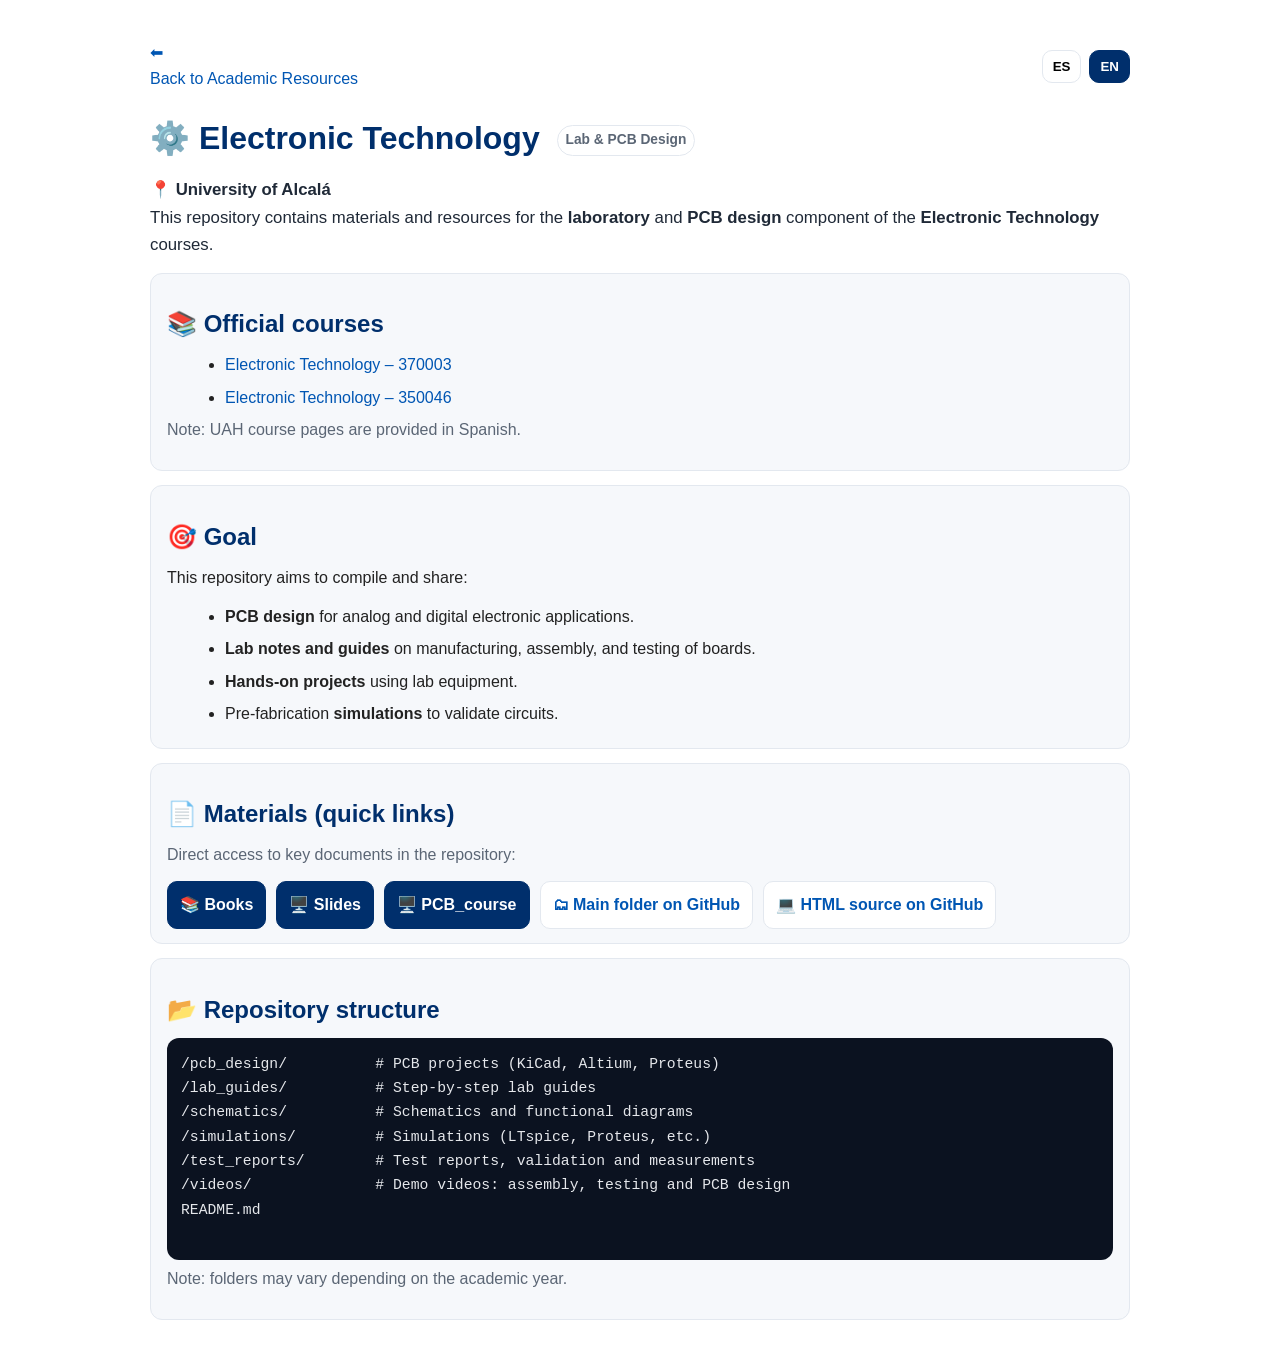
<file: Electronic Technology/index.html>
<!doctype html>
<html lang="es">
<head>
  <meta charset="utf-8">
  <meta name="viewport" content="width=device-width, initial-scale=1">
  <title>Tecnología Electrónica – Recursos Académicos | UAH</title>

  <style>
    :root{
      --uah-blue:#002f6c;
      --link:#0056b3;
      --bg:#ffffff;
      --muted:#5b6675;
      --card:#f6f8fb;
      --border:#e3e8ef;
    }
    body{
      font-family: Arial, Helvetica, sans-serif;
      max-width: 980px;
      margin: 40px auto;
      padding: 0 18px;
      line-height: 1.65;
      color: #222;
      background: var(--bg);
    }
    h1,h2{ color: var(--uah-blue); margin: 0.6em 0 0.35em; }
    h3{
      color: var(--uah-blue);
      margin: 0.6em 0 0.35em;
      font-size: 1.45rem;
      line-height: 1.25;
    }
    p{ margin: 0.35em 0 0.8em; }
    a{ color: var(--link); text-decoration: none; }
    a:hover{ text-decoration: underline; }
    hr{ border:0; border-top:1px solid var(--border); margin: 26px 0; }

    .lead{ font-size: 1.05rem; color:#1f2937; }
    .muted{ color: var(--muted); }

    .card{
      background: var(--card);
      border: 1px solid var(--border);
      border-radius: 12px;
      padding: 16px 16px 14px;
      margin: 14px 0;
    }
    .btnrow{ display:flex; flex-wrap:wrap; gap:10px; margin-top: 10px; }
    .btn{
      display:inline-block;
      padding: 10px 12px;
      border-radius: 10px;
      border: 1px solid var(--border);
      background:#fff;
      font-weight: 600;
    }
    .btn.primary{
      background: var(--uah-blue);
      border-color: var(--uah-blue);
      color:#fff;
    }
    .btn.primary:hover{ text-decoration:none; opacity:0.95; }
    .btn:hover{ text-decoration:none; background:#ffffff; }

    ul{ margin: 8px 0 0 18px; }
    li{ margin: 6px 0; }

    pre{
      background: #0b1220;
      color: #e5e7eb;
      padding: 14px;
      border-radius: 12px;
      overflow-x: auto;
      font-size: 0.92rem;
      margin: 0;
    }

    .tag{
      display:inline-block;
      font-size: 0.86rem;
      padding: 3px 8px;
      border-radius: 999px;
      border: 1px solid var(--border);
      background:#fff;
      color: var(--muted);
      margin-left: 8px;
      vertical-align: middle;
    }

    .topbar{
      display:flex;
      justify-content: space-between;
      align-items: center;
      gap: 12px;
      margin-bottom: 14px;
      flex-wrap: wrap;
    }
    .langbar{
      display:flex;
      gap: 8px;
    }
    .langbtn{
      cursor:pointer;
      padding: 8px 10px;
      border-radius: 10px;
      border: 1px solid var(--border);
      background:#fff;
      font-weight: 700;
    }
    .langbtn.active{
      background: var(--uah-blue);
      color:#fff;
      border-color: var(--uah-blue);
    }
    [data-lang]{ display:none; }
    [data-lang].active{ display:block; }
  </style>
</head>

<body>

  <div class="topbar">
    <div>
      <a href="https://charlicruz.github.io/Teaching/">
        ⬅
        <span data-lang="es" id="back-es">Volver a Recursos Académicos</span>
        <span data-lang="en" id="back-en">Back to Academic Resources</span>
      </a>
    </div>

    <div class="langbar" aria-label="Language selector">
      <button class="langbtn active" id="btn-es" type="button">ES</button>
      <button class="langbtn" id="btn-en" type="button">EN</button>
    </div>
  </div>

  <div data-lang="es" class="active">
    <h1>⚙️ Tecnología Electrónica <span class="tag">Laboratorio y Diseño de PCB</span></h1>
    <p class="lead">
      📍 <strong>Universidad de Alcalá</strong><br>
      Este repositorio contiene materiales y recursos para la parte de <strong>laboratorio</strong> y <strong>diseño de PCB</strong>
      de las asignaturas <strong>Tecnología Electrónica</strong>.
    </p>



    <div class="card">
      <h2>📚 Asignaturas oficiales</h2>
      <ul>
        <li>
          <a href="https://www.uah.es/es/estudios/estudios-oficiales/grados/asignatura/Tecnologia-Electronica-370003/" target="_blank" rel="noopener">
            Tecnología Electrónica – 370003
          </a>
        </li>
        <li>
          <a href="https://www.uah.es/es/estudios/estudios-oficiales/grados/asignatura/Tecnologia-Electronica-350046/" target="_blank" rel="noopener">
            Tecnología Electrónica – 350046
          </a>
        </li>
      </ul>
    </div>

    <div class="card">
      <h2>🎯 Objetivo</h2>
      <p>Compilar y compartir:</p>
      <ul>
        <li>Diseño de <strong>PCB</strong> para aplicaciones electrónicas analógicas y digitales.</li>
        <li>Apuntes y guías de <strong>laboratorio</strong> sobre fabricación, montaje y pruebas de placas.</li>
        <li>Proyectos y prácticas <strong>hands-on</strong> con equipos de laboratorio.</li>
        <li>Simulaciones previas a fabricación para validación de circuitos.</li>
      </ul>
    </div>

    <div class="card">
      <h2>📄 Materiales (enlaces directos)</h2>
      <p class="muted">Acceso rápido a documentación clave del repositorio:</p>
      <div class="btnrow">
        <a class="btn primary"
           href="https://github.com/charlicruz/Teaching/tree/main/Electronic%20Technology/Libros"
           target="_blank" rel="noopener">
          📚 Libros
        </a>
        <a class="btn primary"
           href="https://github.com/charlicruz/Teaching/tree/main/Electronic%20Technology/Transparencias"
           target="_blank" rel="noopener">
          🖥️ Transparencias
        </a>
          <a class="btn primary"
           href="https://charlicruz.github.io/Teaching/Electronic%20Technology/PCB_site/index.html"
           target="_blank" rel="noopener">
          🖥️ Curso_PCB
        </a>
        <a class="btn"
           href="https://github.com/charlicruz/Teaching/tree/main/Electronic%20Technology"
           target="_blank" rel="noopener">
          🗂 Carpeta principal en GitHub
        </a>
        <a class="btn"
           href="https://github.com/charlicruz/Teaching/blob/main/Electronic%20Technology/PCB_site/index.html"
           target="_blank" rel="noopener">
          💻 Código HTML en GitHub
        </a>
      </div>
    </div>

    <div class="card">
      <h2>📂 Estructura del repositorio</h2>
      <pre>
/pcb_design/          # Proyectos de PCB (KiCad, Altium, Proteus)
/lab_guides/          # Guías prácticas de laboratorio paso a paso
/schematics/          # Esquemas eléctricos y diagramas funcionales
/simulations/         # Simulaciones (LTspice, Proteus, etc.)
/test_reports/        # Informes de pruebas, validaciones y mediciones
/videos/              # Vídeos demostrativos de montaje, ensayo y diseño PCB
README.md
      </pre>
      <p class="muted">Nota: algunas carpetas pueden variar según el curso académico.</p>
    </div>
  </div>

  <div data-lang="en">
    <h1>⚙️ Electronic Technology <span class="tag">Lab & PCB Design</span></h1>
    <p class="lead">
      📍 <strong>University of Alcalá</strong><br>
      This repository contains materials and resources for the <strong>laboratory</strong> and <strong>PCB design</strong>
      component of the <strong>Electronic Technology</strong> courses.
    </p>



    <div class="card">
      <h2>📚 Official courses</h2>
      <ul>
        <li>
          <a href="https://www.uah.es/es/estudios/estudios-oficiales/grados/asignatura/Tecnologia-Electronica-370003/" target="_blank" rel="noopener">
            Electronic Technology – 370003
          </a>
        </li>
        <li>
          <a href="https://www.uah.es/es/estudios/estudios-oficiales/grados/asignatura/Tecnologia-Electronica-350046/" target="_blank" rel="noopener">
            Electronic Technology – 350046
          </a>
        </li>
      </ul>
      <p class="muted">Note: UAH course pages are provided in Spanish.</p>
    </div>

    <div class="card">
      <h2>🎯 Goal</h2>
      <p>This repository aims to compile and share:</p>
      <ul>
        <li><strong>PCB design</strong> for analog and digital electronic applications.</li>
        <li><strong>Lab notes and guides</strong> on manufacturing, assembly, and testing of boards.</li>
        <li><strong>Hands-on projects</strong> using lab equipment.</li>
        <li>Pre-fabrication <strong>simulations</strong> to validate circuits.</li>
      </ul>
    </div>

    <div class="card">
      <h2>📄 Materials (quick links)</h2>
      <p class="muted">Direct access to key documents in the repository:</p>
      <div class="btnrow">
        <a class="btn primary"
           href="https://github.com/charlicruz/Teaching/tree/main/Electronic%20Technology/Libros"
           target="_blank" rel="noopener">
          📚 Books
        </a>
        <a class="btn primary"
           href="https://github.com/charlicruz/Teaching/tree/main/Electronic%20Technology/Transparencias"
           target="_blank" rel="noopener">
          🖥️ Slides
        </a>
        </a>
          <a class="btn primary"
           href="https://charlicruz.github.io/Teaching/Electronic%20Technology/PCB_site/index.html"
           target="_blank" rel="noopener">
          🖥️ PCB_course
        </a>
        <a class="btn"
           href="https://github.com/charlicruz/Teaching/tree/main/Electronic%20Technology"
           target="_blank" rel="noopener">
          🗂 Main folder on GitHub
        </a>
        <a class="btn"
           href="https://github.com/charlicruz/Teaching/blob/main/Electronic%20Technology/PCB_site/index.html"
           target="_blank" rel="noopener">
          💻 HTML source on GitHub
        </a>
      </div>
    </div>

    <div class="card">
      <h2>📂 Repository structure</h2>
      <pre>
/pcb_design/          # PCB projects (KiCad, Altium, Proteus)
/lab_guides/          # Step-by-step lab guides
/schematics/          # Schematics and functional diagrams
/simulations/         # Simulations (LTspice, Proteus, etc.)
/test_reports/        # Test reports, validation and measurements
/videos/              # Demo videos: assembly, testing and PCB design
README.md
      </pre>
      <p class="muted">Note: folders may vary depending on the academic year.</p>
    </div>
  </div>

  <script>
    const btnES = document.getElementById('btn-es');
    const btnEN = document.getElementById('btn-en');
    const blocks = document.querySelectorAll('[data-lang]');
    const backES = document.getElementById('back-es');
    const backEN = document.getElementById('back-en');

    function setLang(lang){
      blocks.forEach(b => b.classList.toggle('active', b.getAttribute('data-lang') === lang));
      btnES.classList.toggle('active', lang === 'es');
      btnEN.classList.toggle('active', lang === 'en');
      backES.classList.toggle('active', lang === 'es');
      backEN.classList.toggle('active', lang === 'en');
      document.documentElement.lang = lang;

      try { localStorage.setItem('lang', lang); } catch(e){}
    }

    btnES.addEventListener('click', () => setLang('es'));
    btnEN.addEventListener('click', () => setLang('en'));

    (function init(){
      let lang = 'es';
      try {
        const saved = localStorage.getItem('lang');
        if(saved === 'es' || saved === 'en') lang = saved;
        else lang = (navigator.language || '').toLowerCase().startsWith('en') ? 'en' : 'es';
      } catch(e){}
      setLang(lang);
    })();
  </script>

</body>
</html>
</file>
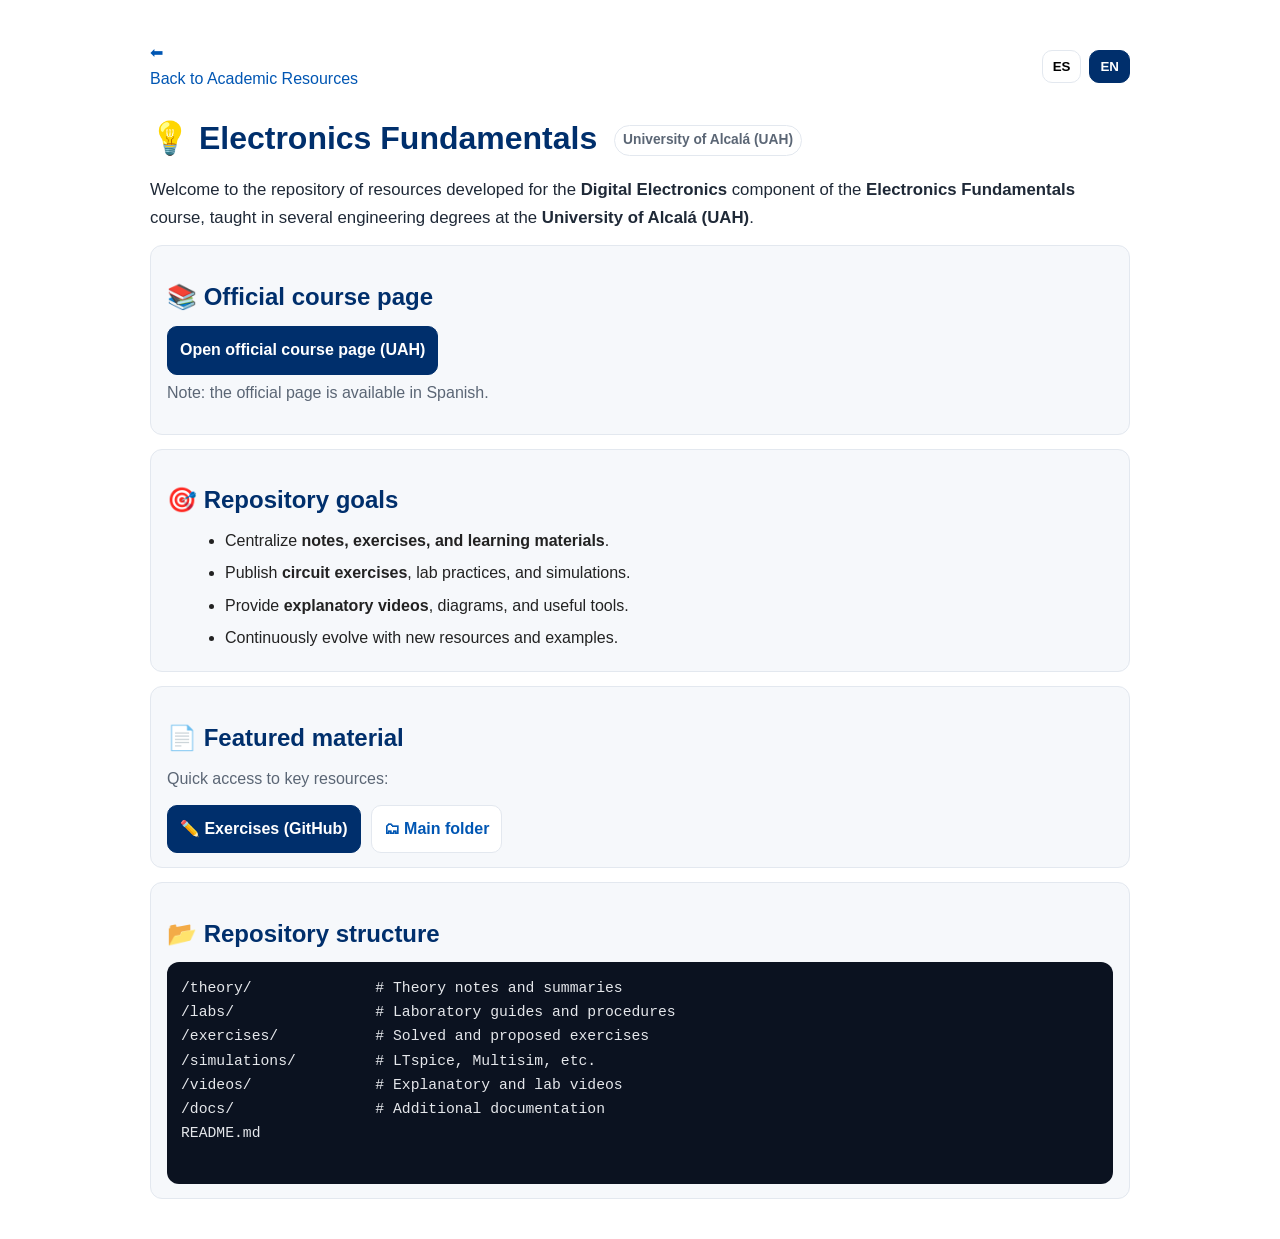
<file: Electronics Fundamentals/index.html>
<!doctype html>
<html lang="es">
<head>
  <meta charset="utf-8">
  <meta name="viewport" content="width=device-width, initial-scale=1">
  <title>Fundamentos de Electrónica – Recursos Académicos | UAH</title>

  <style>
    :root{
      --uah-blue:#002f6c;
      --link:#0056b3;
      --bg:#ffffff;
      --muted:#5b6675;
      --card:#f6f8fb;
      --border:#e3e8ef;
    }
    body{
      font-family: Arial, Helvetica, sans-serif;
      max-width: 980px;
      margin: 40px auto;
      padding: 0 18px;
      line-height: 1.65;
      color: #222;
      background: var(--bg);
    }
    h1,h2{ color: var(--uah-blue); margin: 0.6em 0 0.35em; }
    h3{
      color: var(--uah-blue);
      margin: 0.6em 0 0.35em;
      font-size: 1.45rem;
      line-height: 1.25;
    }
    p{ margin: 0.35em 0 0.8em; }
    a{ color: var(--link); text-decoration: none; }
    a:hover{ text-decoration: underline; }
    hr{ border:0; border-top:1px solid var(--border); margin: 26px 0; }

    .lead{ font-size: 1.05rem; color:#1f2937; }
    .muted{ color: var(--muted); }

    .card{
      background: var(--card);
      border: 1px solid var(--border);
      border-radius: 12px;
      padding: 16px 16px 14px;
      margin: 14px 0;
    }
    .btnrow{ display:flex; flex-wrap:wrap; gap:10px; margin-top: 10px; }
    .btn{
      display:inline-block;
      padding: 10px 12px;
      border-radius: 10px;
      border: 1px solid var(--border);
      background:#fff;
      font-weight: 600;
    }
    .btn.primary{
      background: var(--uah-blue);
      border-color: var(--uah-blue);
      color:#fff;
    }
    .btn.primary:hover{ text-decoration:none; opacity:0.95; }

    ul{ margin: 8px 0 0 18px; }
    li{ margin: 6px 0; }

    pre{
      background: #0b1220;
      color: #e5e7eb;
      padding: 14px;
      border-radius: 12px;
      overflow-x: auto;
      font-size: 0.92rem;
      margin: 0;
    }

    .tag{
      display:inline-block;
      font-size: 0.86rem;
      padding: 3px 8px;
      border-radius: 999px;
      border: 1px solid var(--border);
      background:#fff;
      color: var(--muted);
      margin-left: 8px;
      vertical-align: middle;
    }

    /* Idiomas */
    .topbar{
      display:flex;
      justify-content: space-between;
      align-items: center;
      gap: 12px;
      margin-bottom: 14px;
      flex-wrap: wrap;
    }
    .langbar{ display:flex; gap: 8px; }
    .langbtn{
      cursor:pointer;
      padding: 8px 10px;
      border-radius: 10px;
      border: 1px solid var(--border);
      background:#fff;
      font-weight: 700;
    }
    .langbtn.active{
      background: var(--uah-blue);
      color:#fff;
      border-color: var(--uah-blue);
    }
    [data-lang]{ display:none; }
    [data-lang].active{ display:block; }
  </style>
</head>

<body>

  <div class="topbar">
    <div>
      <a href="../">
        ⬅
        <span data-lang="es" id="back-es">Volver a Recursos Académicos</span>
        <span data-lang="en" id="back-en">Back to Academic Resources</span>
      </a>
    </div>

    <div class="langbar" aria-label="Language selector">
      <button class="langbtn active" id="btn-es" type="button">ES</button>
      <button class="langbtn" id="btn-en" type="button">EN</button>
    </div>
  </div>

  <!-- ======================= -->
  <!-- ====== ESPAÑOL ========= -->
  <!-- ======================= -->
  <div data-lang="es" class="active">
    <h1>💡 Fundamentos de Electrónica <span class="tag">Universidad de Alcalá (UAH)</span></h1>

    <p class="lead">
      Bienvenido/a al repositorio de recursos elaborados para la parte de
      <strong>Electrónica Digital</strong> de la asignatura
      <strong>Fundamentos de Electrónica</strong>, impartida en los grados de ingeniería
      de la <strong>Universidad de Alcalá (UAH)</strong>.
    </p>

    <div class="card">
      <h2>📚 Página oficial de la asignatura</h2>
      <div class="btnrow">
        <a class="btn primary"
           href="https://www.uah.es/es/estudios/estudios-oficiales/grados/asignatura/Fundamentos-de-Electronica-610017/"
           target="_blank" rel="noopener">
          Abrir página oficial (UAH)
        </a>
      </div>
    </div>

    <div class="card">
      <h2>🎯 Objetivo del repositorio</h2>
      <ul>
        <li>Centralizar <strong>apuntes, ejercicios y materiales</strong> de electrónica analógica y digital básica.</li>
        <li>Publicar <strong>ejercicios de circuitos</strong>, prácticas de laboratorio y simulaciones.</li>
        <li>Incluir <strong>vídeos explicativos</strong>, diagramas y herramientas útiles.</li>
        <li>Evolucionar con nuevos recursos y aportes estudiantiles.</li>
      </ul>
    </div>

    <div class="card">
      <h2>📄 Material destacado</h2>
      <p class="muted">Acceso directo a los recursos más utilizados:</p>
      <div class="btnrow">
        <a class="btn primary"
           href="https://github.com/charlicruz/Teaching/tree/main/Electronics%20Fundamentals/Ejercicios"
           target="_blank" rel="noopener">
          ✏️ Ejercicios (GitHub)
        </a>
        <a class="btn"
           href="https://github.com/charlicruz/Teaching/tree/main/Electronics%20Fundamentals"
           target="_blank" rel="noopener">
          🗂 Carpeta principal
        </a>
      </div>
    </div>

    <div class="card">
      <h2>📂 Estructura del repositorio</h2>
      <pre>
/teoria/              # Apuntes y resúmenes de teoría electrónica
/practicas/           # Guías de laboratorio con esquemas y procedimientos
/ejercicios/          # Ejercicios resueltos y propuestos
/simulaciones/        # LTspice, Multisim, etc.
/videos/              # Vídeos explicativos y de laboratorio
/docs/                # Documentación adicional y diagramas
README.md
      </pre>
    </div>
  </div>

  <!-- ======================= -->
  <!-- ======= ENGLISH ======== -->
  <!-- ======================= -->
  <div data-lang="en">
    <h1>💡 Electronics Fundamentals <span class="tag">University of Alcalá (UAH)</span></h1>

    <p class="lead">
      Welcome to the repository of resources developed for the
      <strong>Digital Electronics</strong> component of the
      <strong>Electronics Fundamentals</strong> course, taught in several engineering
      degrees at the <strong>University of Alcalá (UAH)</strong>.
    </p>

    <div class="card">
      <h2>📚 Official course page</h2>
      <div class="btnrow">
        <a class="btn primary"
           href="https://www.uah.es/es/estudios/estudios-oficiales/grados/asignatura/Fundamentos-de-Electronica-610017/"
           target="_blank" rel="noopener">
          Open official course page (UAH)
        </a>
      </div>
      <p class="muted">Note: the official page is available in Spanish.</p>
    </div>

    <div class="card">
      <h2>🎯 Repository goals</h2>
      <ul>
        <li>Centralize <strong>notes, exercises, and learning materials</strong>.</li>
        <li>Publish <strong>circuit exercises</strong>, lab practices, and simulations.</li>
        <li>Provide <strong>explanatory videos</strong>, diagrams, and useful tools.</li>
        <li>Continuously evolve with new resources and examples.</li>
      </ul>
    </div>

    <div class="card">
      <h2>📄 Featured material</h2>
      <p class="muted">Quick access to key resources:</p>
      <div class="btnrow">
        <a class="btn primary"
           href="https://github.com/charlicruz/Teaching/tree/main/Electronics%20Fundamentals/Ejercicios"
           target="_blank" rel="noopener">
          ✏️ Exercises (GitHub)
        </a>
        <a class="btn"
           href="https://github.com/charlicruz/Teaching/tree/main/Electronics%20Fundamentals"
           target="_blank" rel="noopener">
          🗂 Main folder
        </a>
      </div>
    </div>

    <div class="card">
      <h2>📂 Repository structure</h2>
      <pre>
/theory/              # Theory notes and summaries
/labs/                # Laboratory guides and procedures
/exercises/           # Solved and proposed exercises
/simulations/         # LTspice, Multisim, etc.
/videos/              # Explanatory and lab videos
/docs/                # Additional documentation
README.md
      </pre>
    </div>
  </div>

  <script>
    const btnES = document.getElementById('btn-es');
    const btnEN = document.getElementById('btn-en');
    const blocks = document.querySelectorAll('[data-lang]');
    const backES = document.getElementById('back-es');
    const backEN = document.getElementById('back-en');

    function setLang(lang){
      blocks.forEach(b => b.classList.toggle('active', b.getAttribute('data-lang') === lang));
      btnES.classList.toggle('active', lang === 'es');
      btnEN.classList.toggle('active', lang === 'en');
      backES.classList.toggle('active', lang === 'es');
      backEN.classList.toggle('active', lang === 'en');
      document.documentElement.lang = lang;
      try { localStorage.setItem('lang', lang); } catch(e){}
    }

    btnES.addEventListener('click', () => setLang('es'));
    btnEN.addEventListener('click', () => setLang('en'));

    (function init(){
      let lang = 'es';
      try {
        const saved = localStorage.getItem('lang');
        if(saved === 'es' || saved === 'en') lang = saved;
        else lang = (navigator.language || '').toLowerCase().startsWith('en') ? 'en' : 'es';
      } catch(e){}
      setLang(lang);
    })();
  </script>

</body>
</html>
</file>
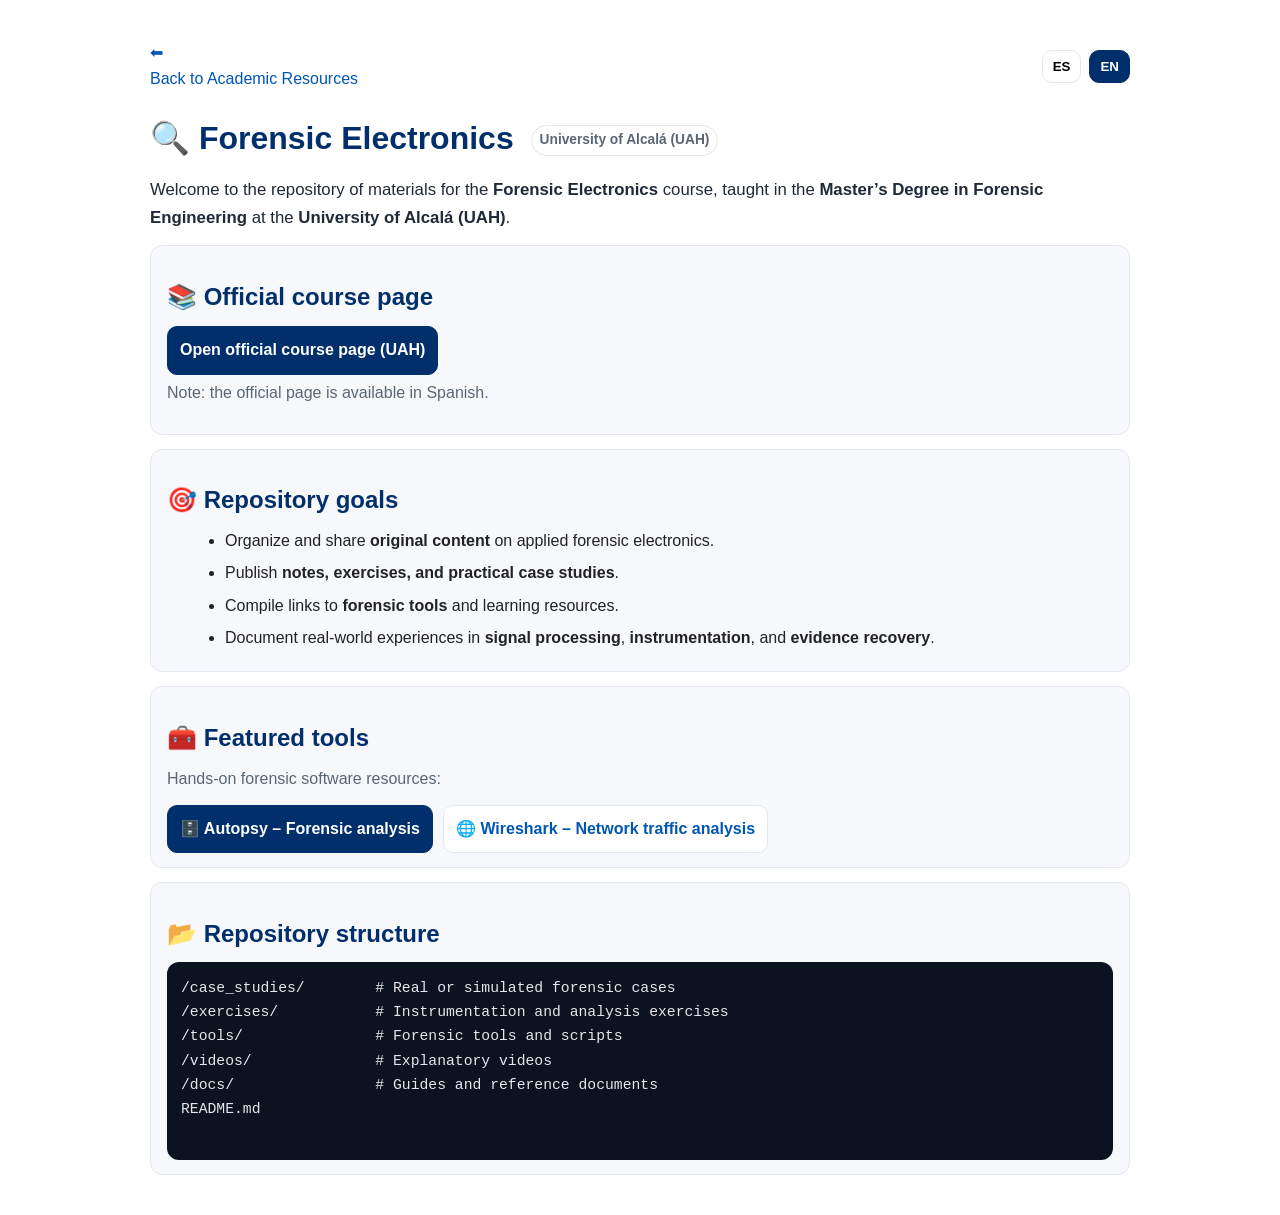
<file: Forensic Electronics/index.html>
<!doctype html>
<html lang="es">
<head>
  <meta charset="utf-8">
  <meta name="viewport" content="width=device-width, initial-scale=1">
  <title>Electrónica Forense – Recursos Académicos | UAH</title>

  <style>
    :root{
      --uah-blue:#002f6c;
      --link:#0056b3;
      --bg:#ffffff;
      --muted:#5b6675;
      --card:#f6f8fb;
      --border:#e3e8ef;
    }
    body{
      font-family: Arial, Helvetica, sans-serif;
      max-width: 980px;
      margin: 40px auto;
      padding: 0 18px;
      line-height: 1.65;
      color: #222;
      background: var(--bg);
    }
    h1,h2{ color: var(--uah-blue); margin: 0.6em 0 0.35em; }
    h3{
      color: var(--uah-blue);
      margin: 0.6em 0 0.35em;
      font-size: 1.45rem;
      line-height: 1.25;
    }
    p{ margin: 0.35em 0 0.8em; }
    a{ color: var(--link); text-decoration: none; }
    a:hover{ text-decoration: underline; }
    hr{ border:0; border-top:1px solid var(--border); margin: 26px 0; }

    .lead{ font-size: 1.05rem; color:#1f2937; }
    .muted{ color: var(--muted); }

    .card{
      background: var(--card);
      border: 1px solid var(--border);
      border-radius: 12px;
      padding: 16px 16px 14px;
      margin: 14px 0;
    }
    .btnrow{ display:flex; flex-wrap:wrap; gap:10px; margin-top: 10px; }
    .btn{
      display:inline-block;
      padding: 10px 12px;
      border-radius: 10px;
      border: 1px solid var(--border);
      background:#fff;
      font-weight: 600;
    }
    .btn.primary{
      background: var(--uah-blue);
      border-color: var(--uah-blue);
      color:#fff;
    }
    .btn.primary:hover{ text-decoration:none; opacity:0.95; }

    ul{ margin: 8px 0 0 18px; }
    li{ margin: 6px 0; }

    pre{
      background: #0b1220;
      color: #e5e7eb;
      padding: 14px;
      border-radius: 12px;
      overflow-x: auto;
      font-size: 0.92rem;
      margin: 0;
    }

    .tag{
      display:inline-block;
      font-size: 0.86rem;
      padding: 3px 8px;
      border-radius: 999px;
      border: 1px solid var(--border);
      background:#fff;
      color: var(--muted);
      margin-left: 8px;
      vertical-align: middle;
    }

    /* Idiomas */
    .topbar{
      display:flex;
      justify-content: space-between;
      align-items: center;
      gap: 12px;
      margin-bottom: 14px;
      flex-wrap: wrap;
    }
    .langbar{ display:flex; gap: 8px; }
    .langbtn{
      cursor:pointer;
      padding: 8px 10px;
      border-radius: 10px;
      border: 1px solid var(--border);
      background:#fff;
      font-weight: 700;
    }
    .langbtn.active{
      background: var(--uah-blue);
      color:#fff;
      border-color: var(--uah-blue);
    }
    [data-lang]{ display:none; }
    [data-lang].active{ display:block; }
  </style>
</head>

<body>

  <div class="topbar">
    <div>
      <a href="../">
        ⬅
        <span data-lang="es" class="active">Volver a Recursos Académicos</span>
        <span data-lang="en">Back to Academic Resources</span>
      </a>
    </div>

    <div class="langbar" aria-label="Language selector">
      <button class="langbtn active" id="btn-es" type="button">ES</button>
      <button class="langbtn" id="btn-en" type="button">EN</button>
    </div>
  </div>

  <!-- ======================= -->
  <!-- ====== ESPAÑOL ========= -->
  <!-- ======================= -->
  <div data-lang="es" class="active">
    <h1>🔍 Electrónica Forense <span class="tag">Universidad de Alcalá (UAH)</span></h1>

    <p class="lead">
      Bienvenido/a al repositorio de materiales para la asignatura
      <strong>Electrónica Forense</strong>, impartida en el
      <strong>Máster en Ingeniería Forense</strong> de la
      <strong>Universidad de Alcalá (UAH)</strong>.
    </p>

    <div class="card">
      <h2>📚 Página oficial de la asignatura</h2>
      <div class="btnrow">
        <a class="btn primary"
           href="https://www.uah.es/es/estudios/estudios-oficiales/grados/asignatura/Electronica-Forense-652037/"
           target="_blank" rel="noopener">
          Abrir página oficial (UAH)
        </a>
      </div>
    </div>

    <div class="card">
      <h2>🎯 Objetivo del repositorio</h2>
      <ul>
        <li>Organizar y compartir <strong>contenidos propios</strong> sobre electrónica forense aplicada.</li>
        <li>Publicar <strong>apuntes, ejercicios y casos prácticos</strong>.</li>
        <li>Compilar enlaces a <strong>herramientas forenses</strong> y recursos didácticos.</li>
        <li>Documentar estudios de caso en <strong>procesamiento de señales</strong>,
            <strong>instrumentación</strong> y <strong>recuperación de evidencias</strong>.</li>
      </ul>
      <p class="muted">El repositorio se actualizará regularmente con nuevos materiales de clase.</p>
    </div>

    <div class="card">
      <h2>🧰 Herramientas y recursos destacados</h2>
      <p class="muted">Acceso directo a prácticas con software forense:</p>
      <div class="btnrow">
        <a class="btn primary"
           href="https://github.com/charlicruz/Teaching/tree/main/Forensic%20Electronics/Autopsy"
           target="_blank" rel="noopener">
          🗄️ Autopsy – Análisis forense
        </a>
        <a class="btn"
           href="https://github.com/charlicruz/Teaching/tree/main/Forensic%20Electronics/wireshark"
           target="_blank" rel="noopener">
          🌐 Wireshark – Análisis de tráfico
        </a>
      </div>
    </div>

    <div class="card">
      <h2>📂 Estructura del repositorio</h2>
      <pre>
/casos_practicos/     # Casos reales o simulados
/ejercicios/          # Ejercicios de instrumentación y análisis
/herramientas/        # Herramientas forenses (DMM, osciloscopio, etc.)
/videos/              # Vídeos explicativos
/docs/                # Guías e informes
README.md
      </pre>
    </div>
  </div>

  <!-- ======================= -->
  <!-- ======= ENGLISH ======== -->
  <!-- ======================= -->
  <div data-lang="en">
    <h1>🔍 Forensic Electronics <span class="tag">University of Alcalá (UAH)</span></h1>

    <p class="lead">
      Welcome to the repository of materials for the
      <strong>Forensic Electronics</strong> course, taught in the
      <strong>Master’s Degree in Forensic Engineering</strong> at the
      <strong>University of Alcalá (UAH)</strong>.
    </p>

    <div class="card">
      <h2>📚 Official course page</h2>
      <div class="btnrow">
        <a class="btn primary"
           href="https://www.uah.es/es/estudios/estudios-oficiales/grados/asignatura/Electronica-Forense-652037/"
           target="_blank" rel="noopener">
          Open official course page (UAH)
        </a>
      </div>
      <p class="muted">Note: the official page is available in Spanish.</p>
    </div>

    <div class="card">
      <h2>🎯 Repository goals</h2>
      <ul>
        <li>Organize and share <strong>original content</strong> on applied forensic electronics.</li>
        <li>Publish <strong>notes, exercises, and practical case studies</strong>.</li>
        <li>Compile links to <strong>forensic tools</strong> and learning resources.</li>
        <li>Document real-world experiences in <strong>signal processing</strong>,
            <strong>instrumentation</strong>, and <strong>evidence recovery</strong>.</li>
      </ul>
    </div>

    <div class="card">
      <h2>🧰 Featured tools</h2>
      <p class="muted">Hands-on forensic software resources:</p>
      <div class="btnrow">
        <a class="btn primary"
           href="https://github.com/charlicruz/Teaching/tree/main/Forensic%20Electronics/Autopsy"
           target="_blank" rel="noopener">
          🗄️ Autopsy – Forensic analysis
        </a>
        <a class="btn"
           href="https://github.com/charlicruz/Teaching/tree/main/Forensic%20Electronics/wireshark"
           target="_blank" rel="noopener">
          🌐 Wireshark – Network traffic analysis
        </a>
      </div>
    </div>

    <div class="card">
      <h2>📂 Repository structure</h2>
      <pre>
/case_studies/        # Real or simulated forensic cases
/exercises/           # Instrumentation and analysis exercises
/tools/               # Forensic tools and scripts
/videos/              # Explanatory videos
/docs/                # Guides and reference documents
README.md
      </pre>
    </div>
  </div>

  <script>
    const btnES = document.getElementById('btn-es');
    const btnEN = document.getElementById('btn-en');
    const blocks = document.querySelectorAll('[data-lang]');

    function setLang(lang){
      blocks.forEach(b => b.classList.toggle('active', b.getAttribute('data-lang') === lang));
      btnES.classList.toggle('active', lang === 'es');
      btnEN.classList.toggle('active', lang === 'en');
      document.documentElement.lang = lang;
      try { localStorage.setItem('lang', lang); } catch(e){}
    }

    btnES.addEventListener('click', () => setLang('es'));
    btnEN.addEventListener('click', () => setLang('en'));

    (function init(){
      let lang = 'es';
      try {
        const saved = localStorage.getItem('lang');
        if(saved === 'es' || saved === 'en') lang = saved;
        else lang = (navigator.language || '').toLowerCase().startsWith('en') ? 'en' : 'es';
      } catch(e){}
      setLang(lang);
    })();
  </script>

</body>
</html>
</file>
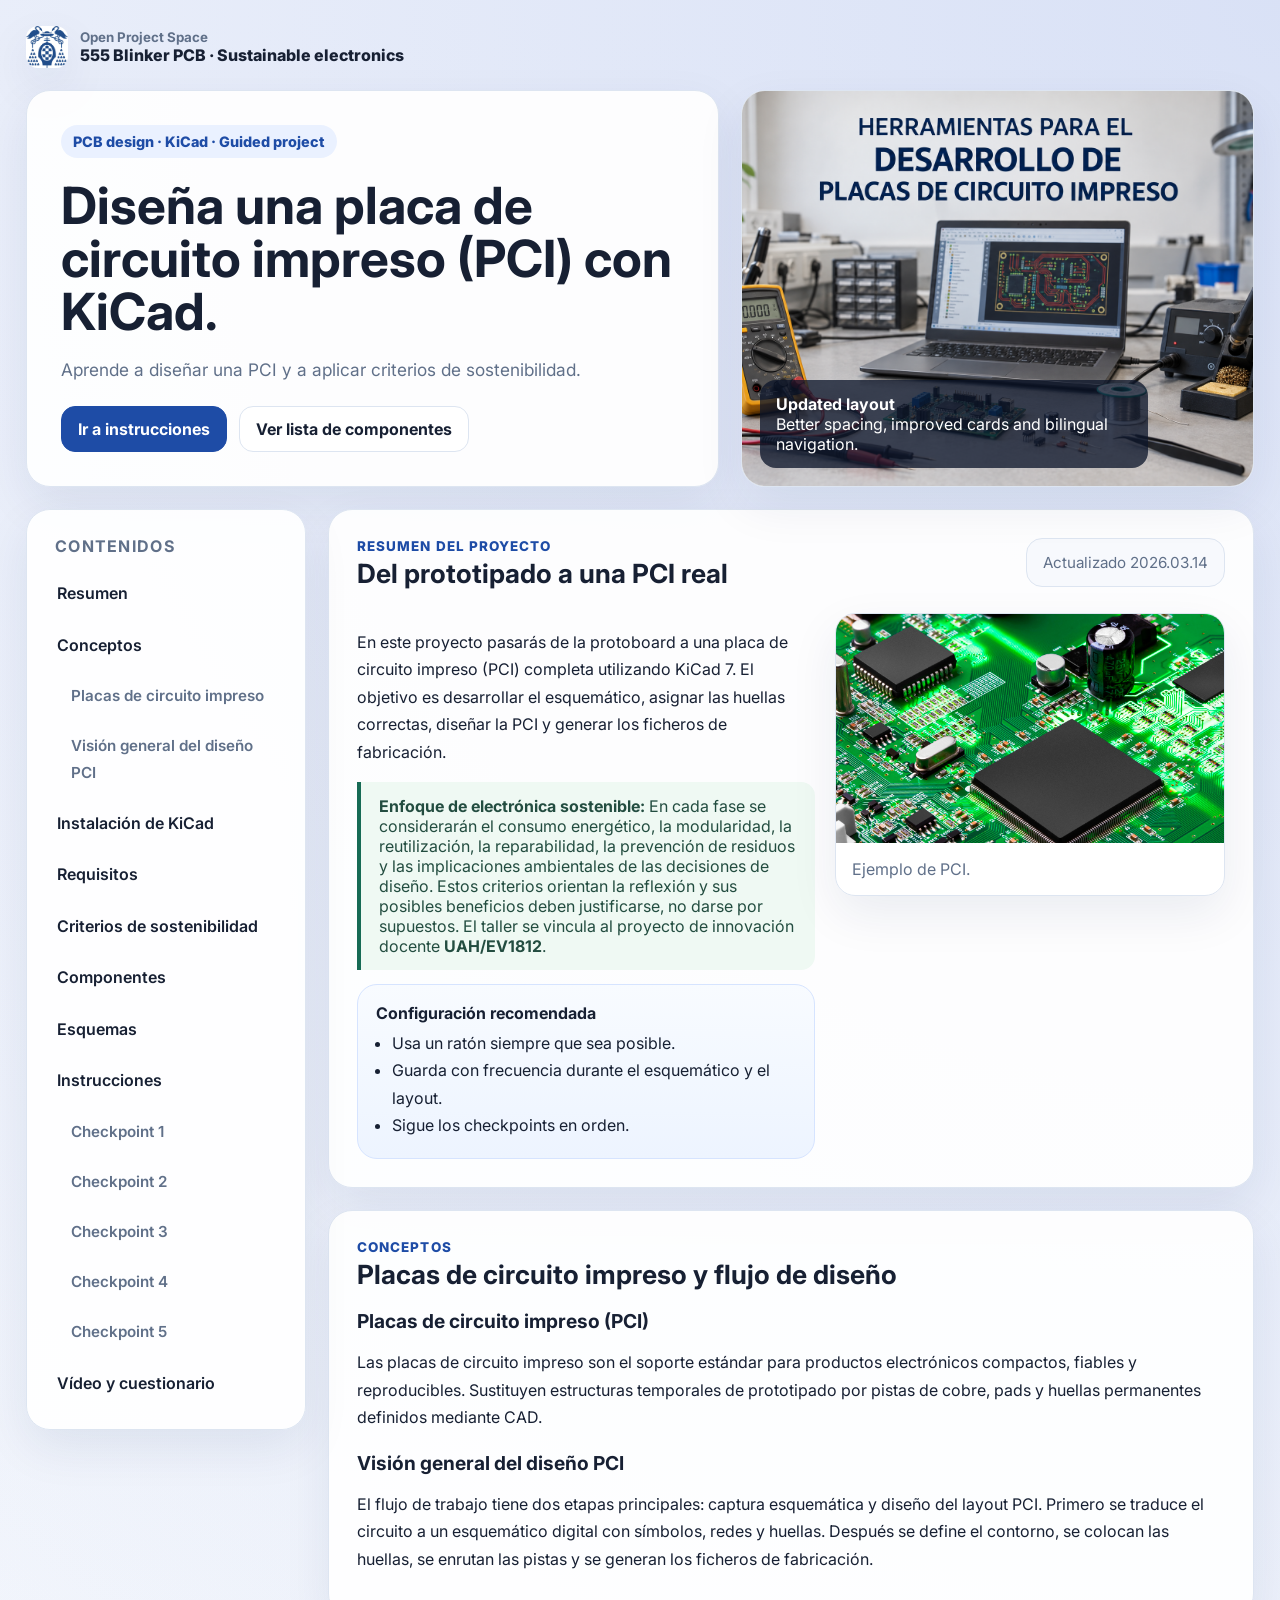
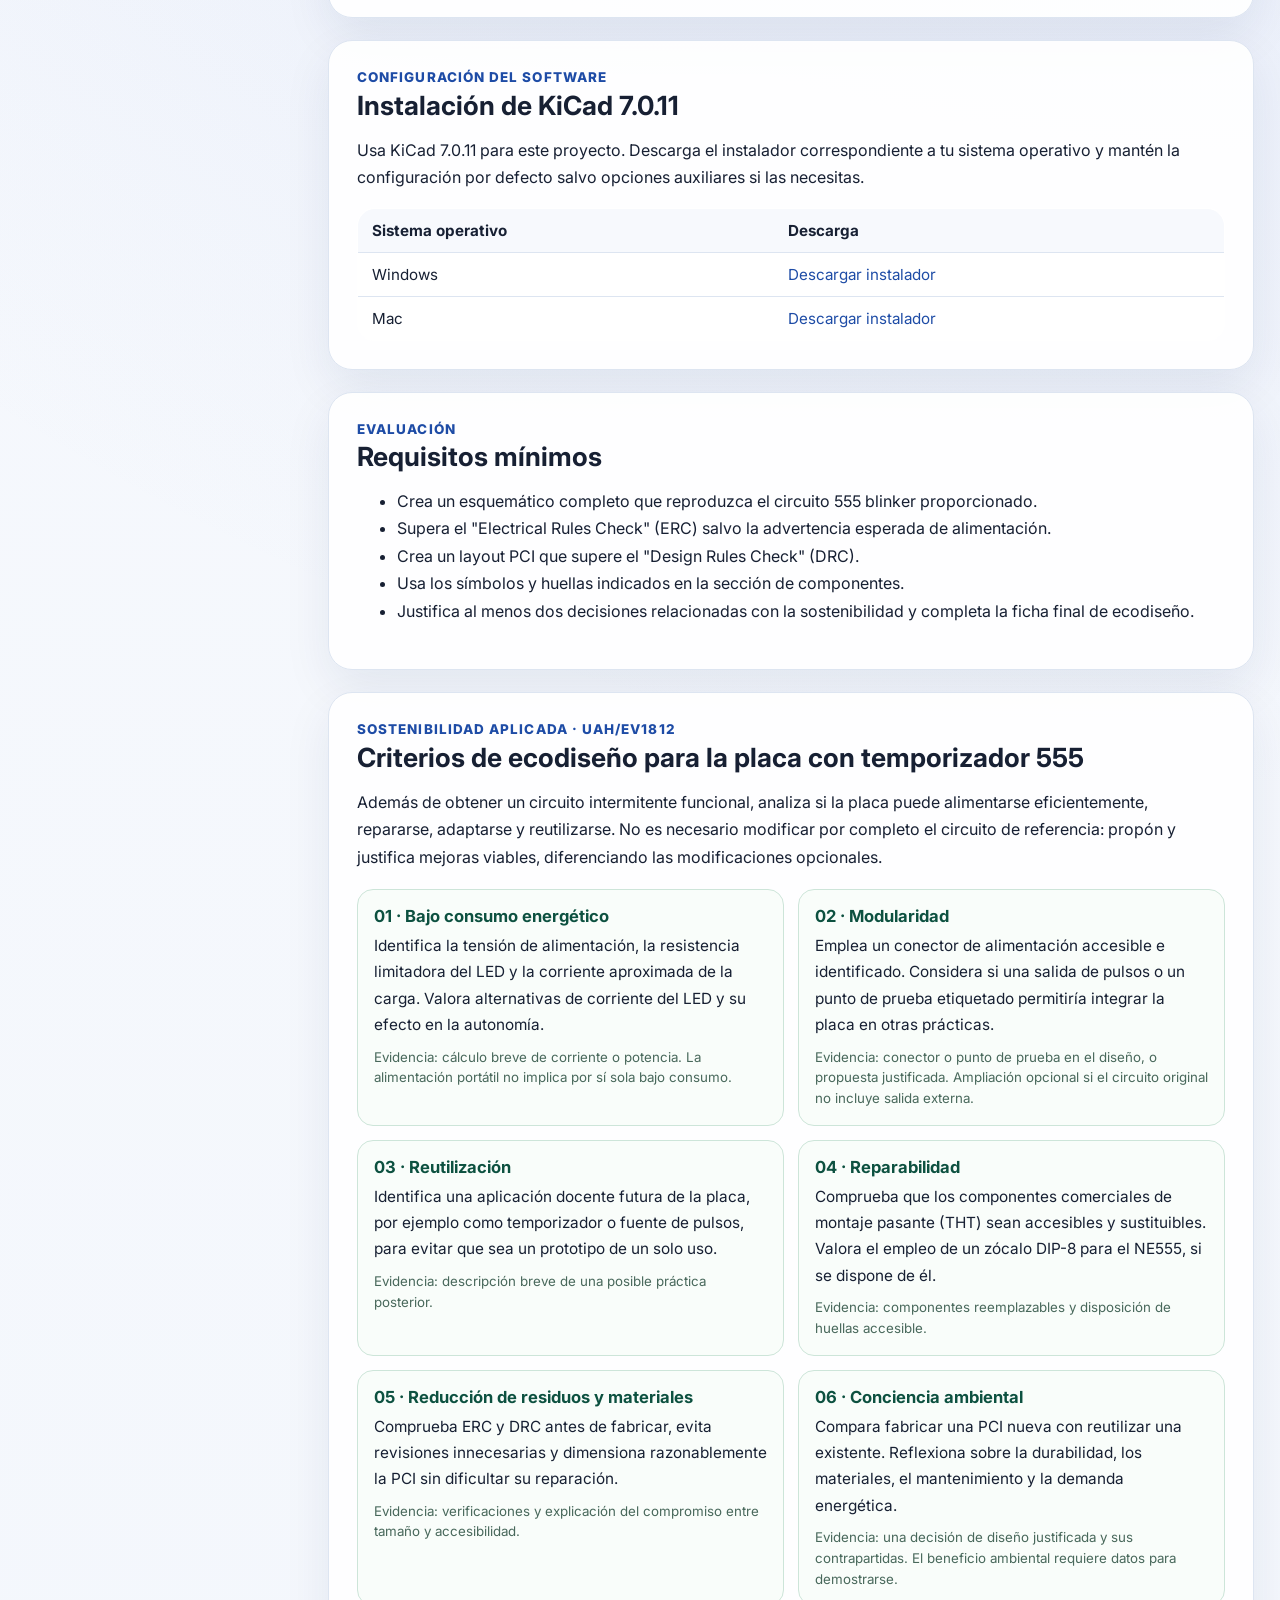
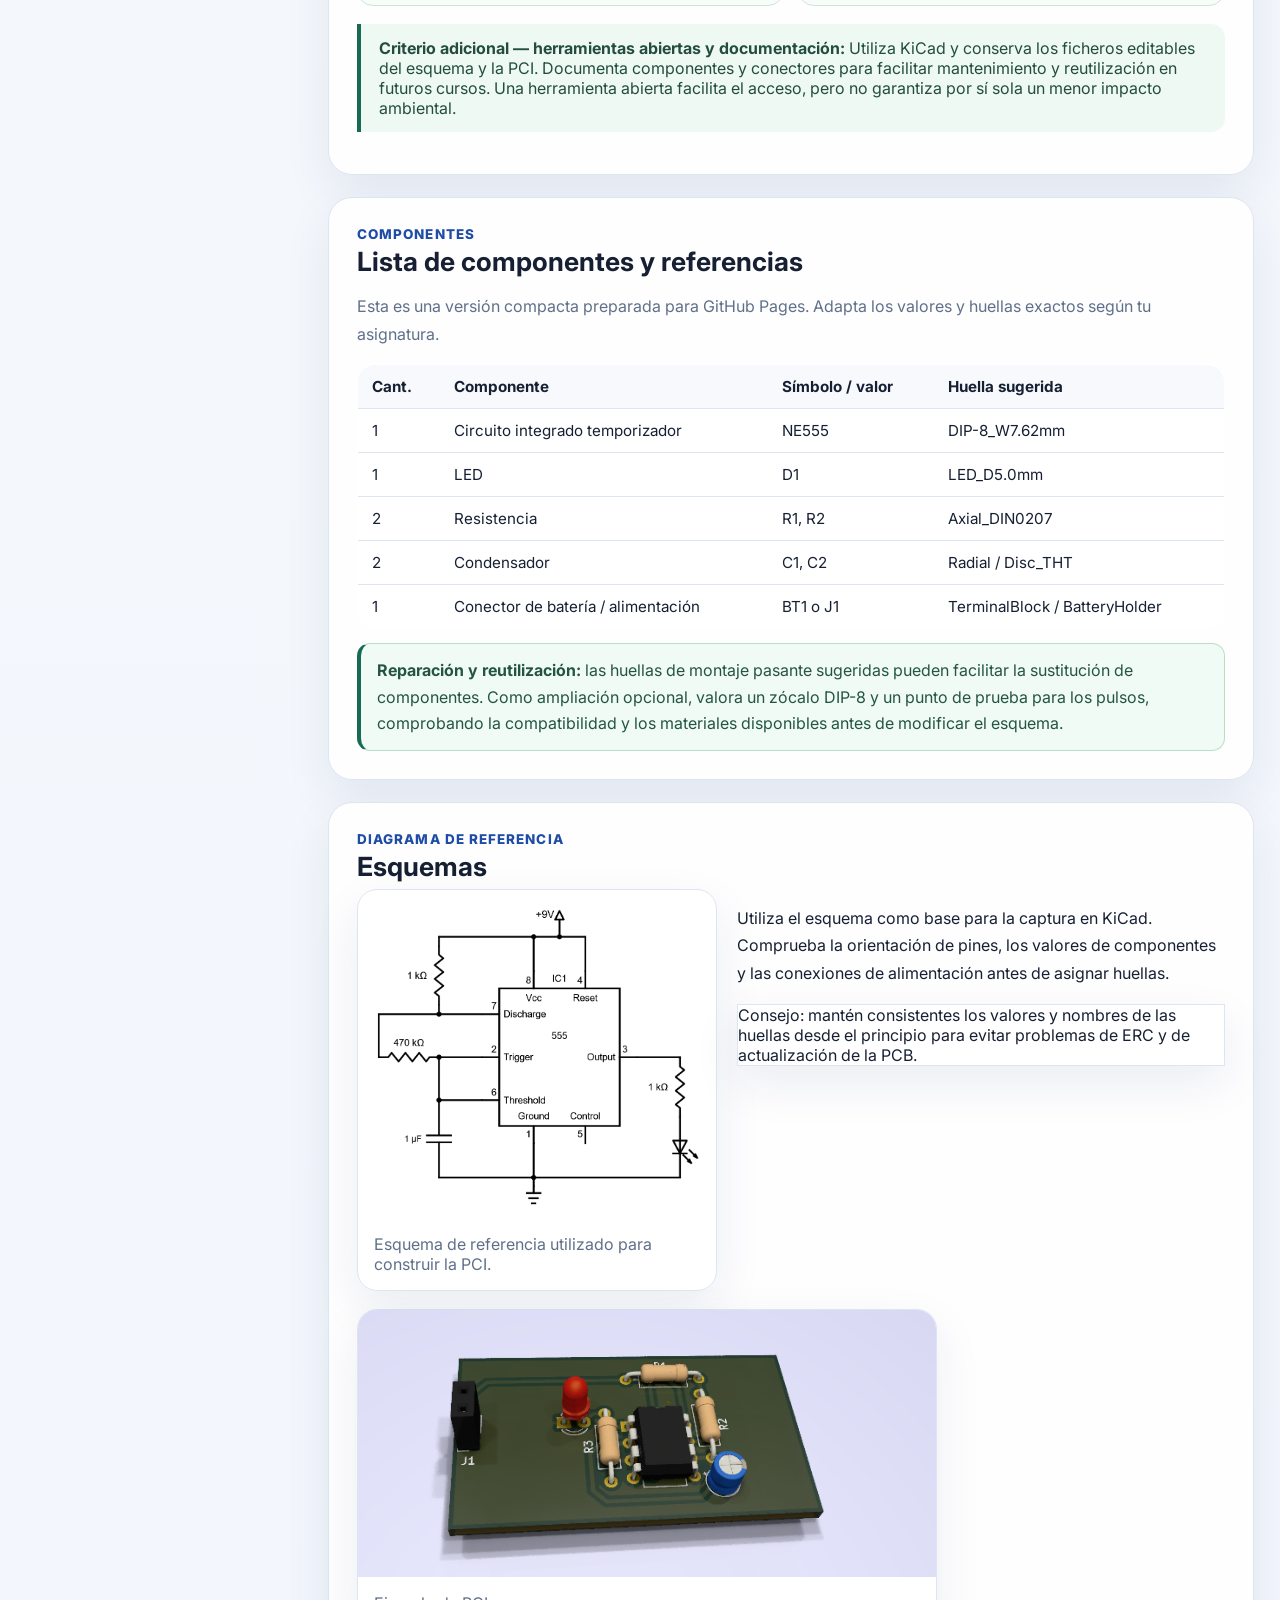
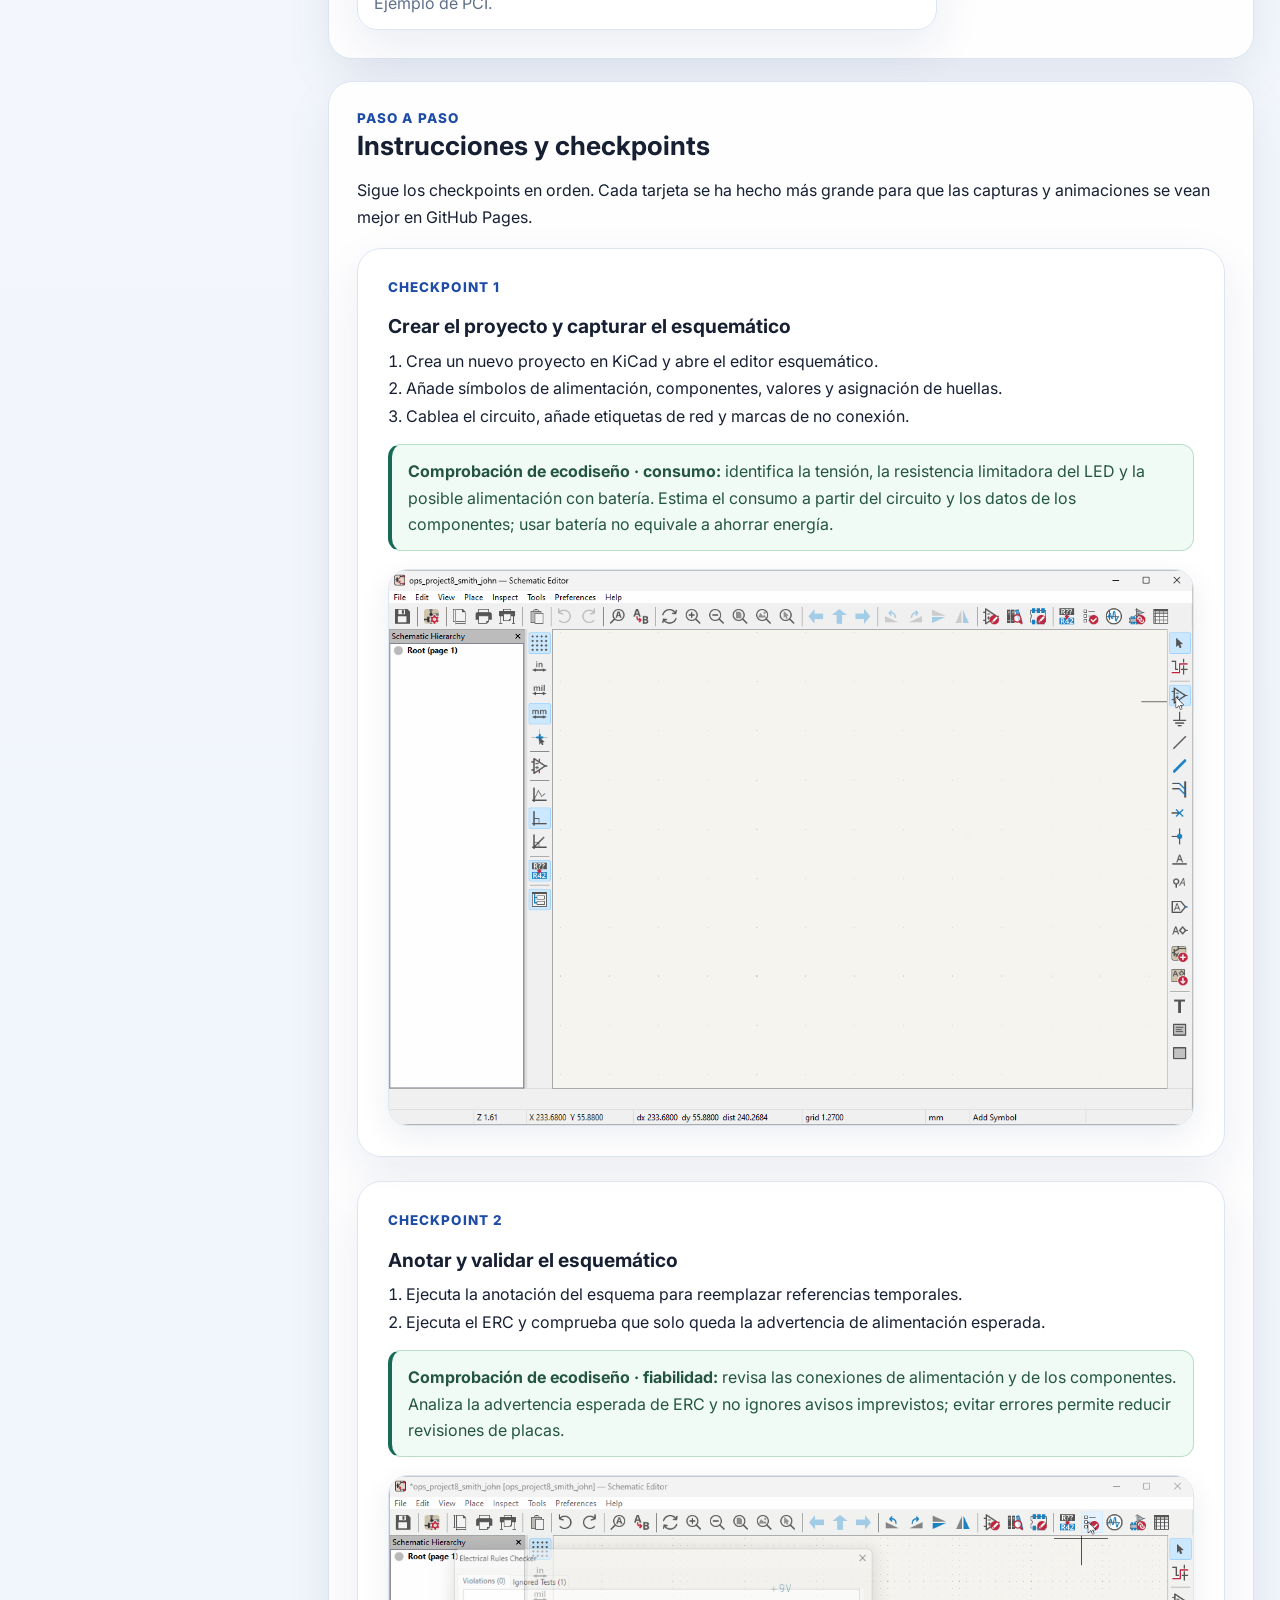
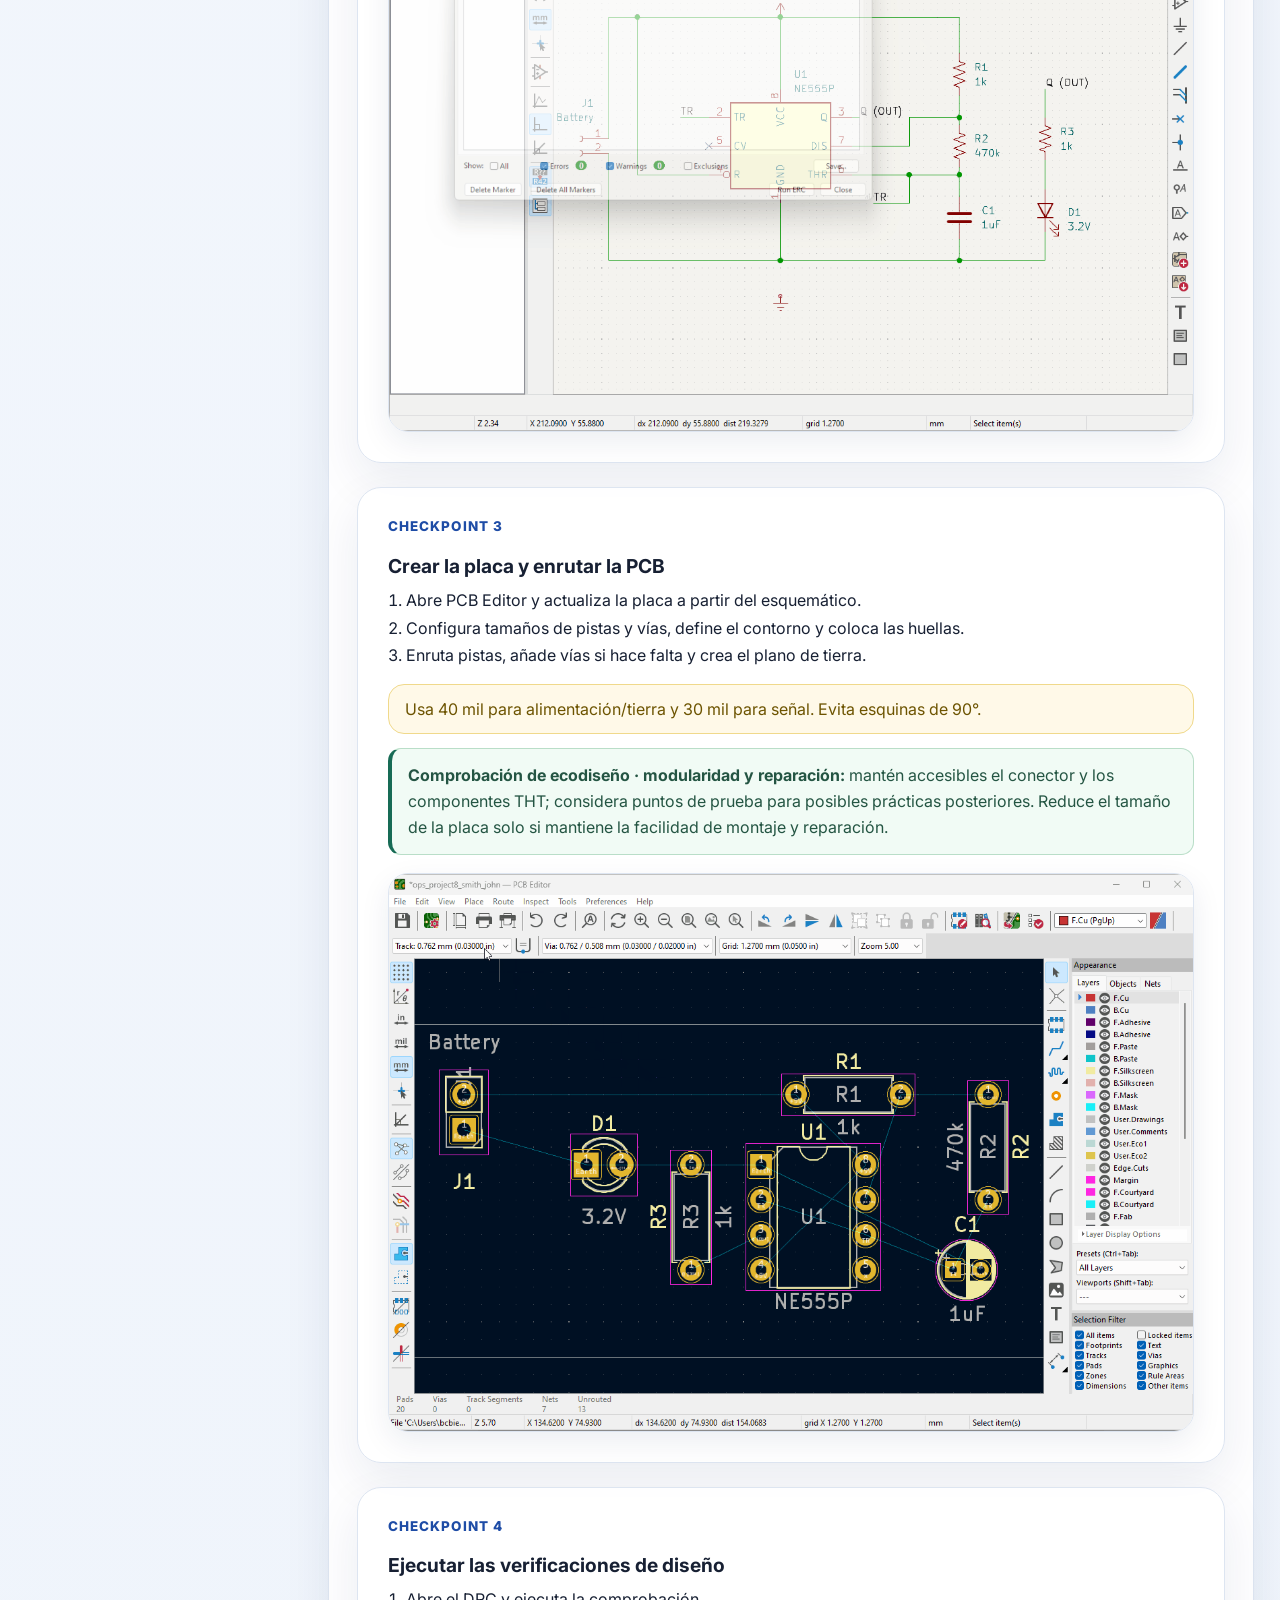
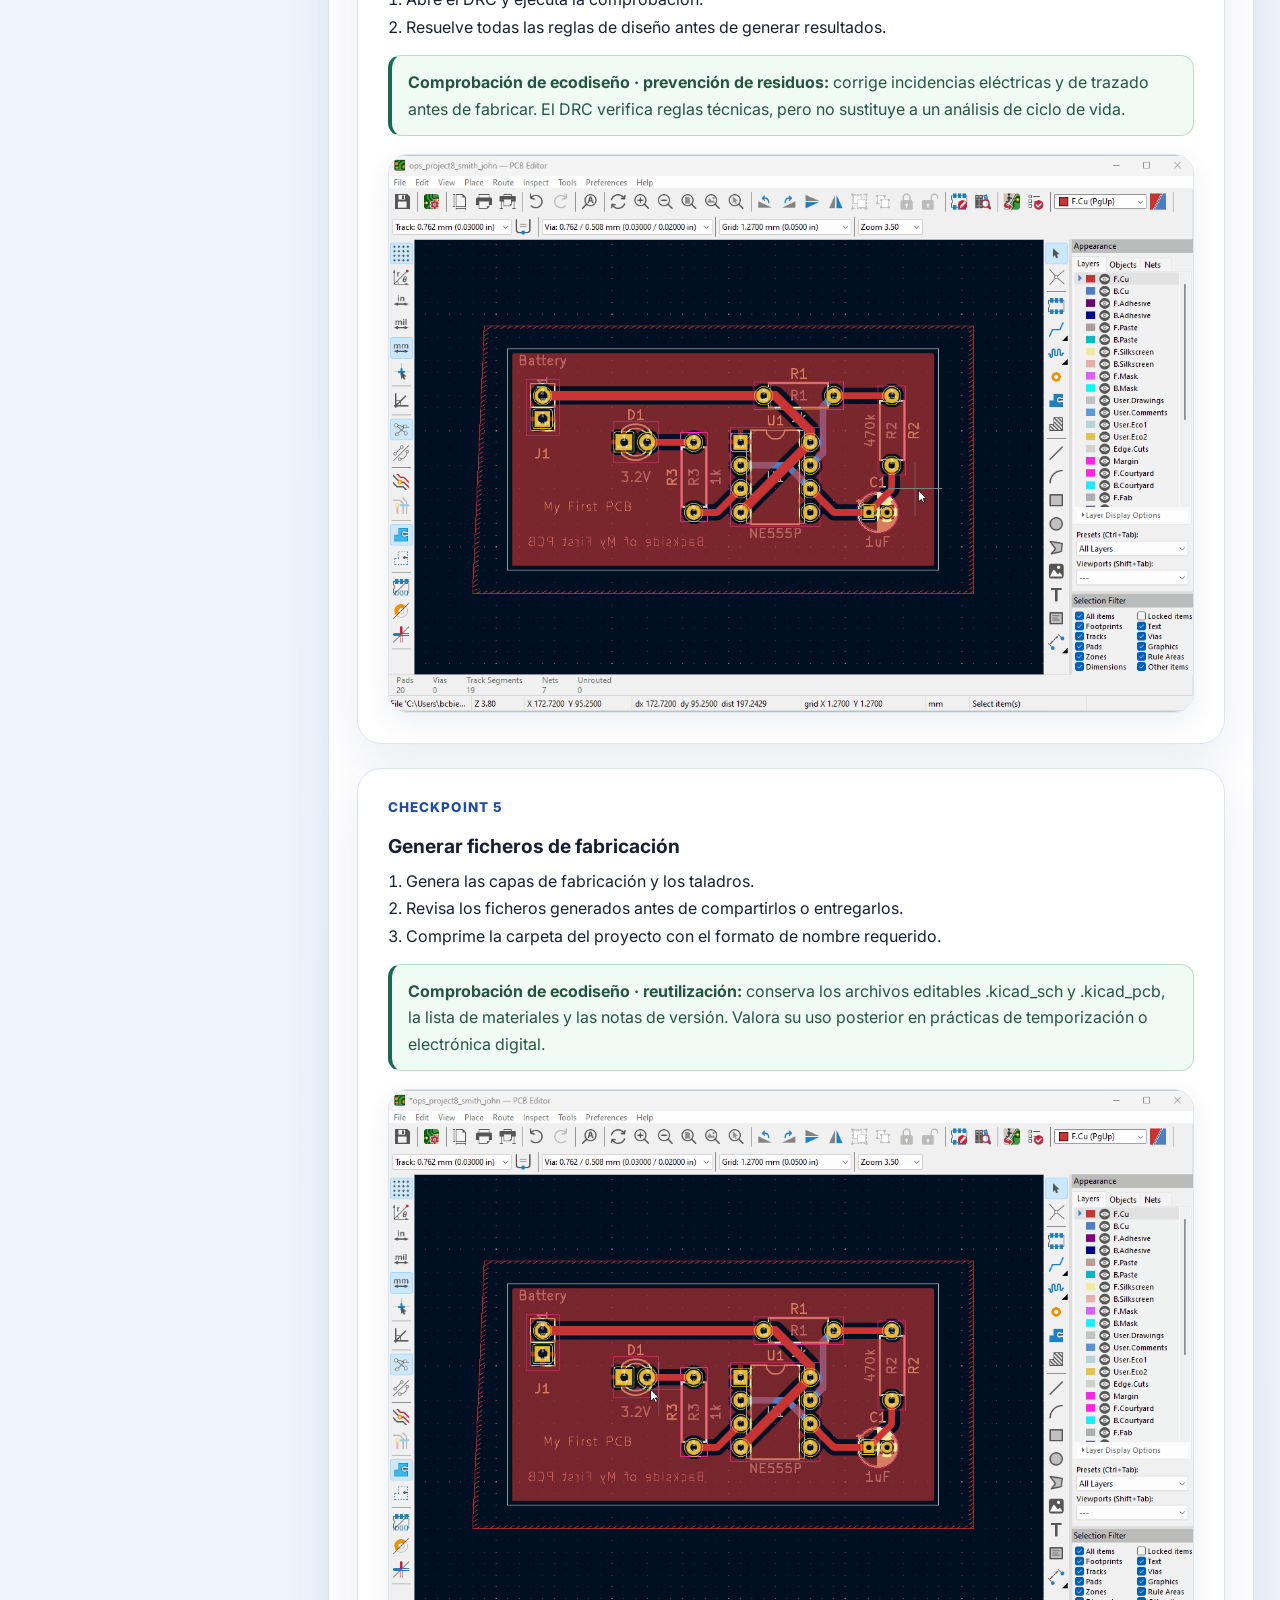
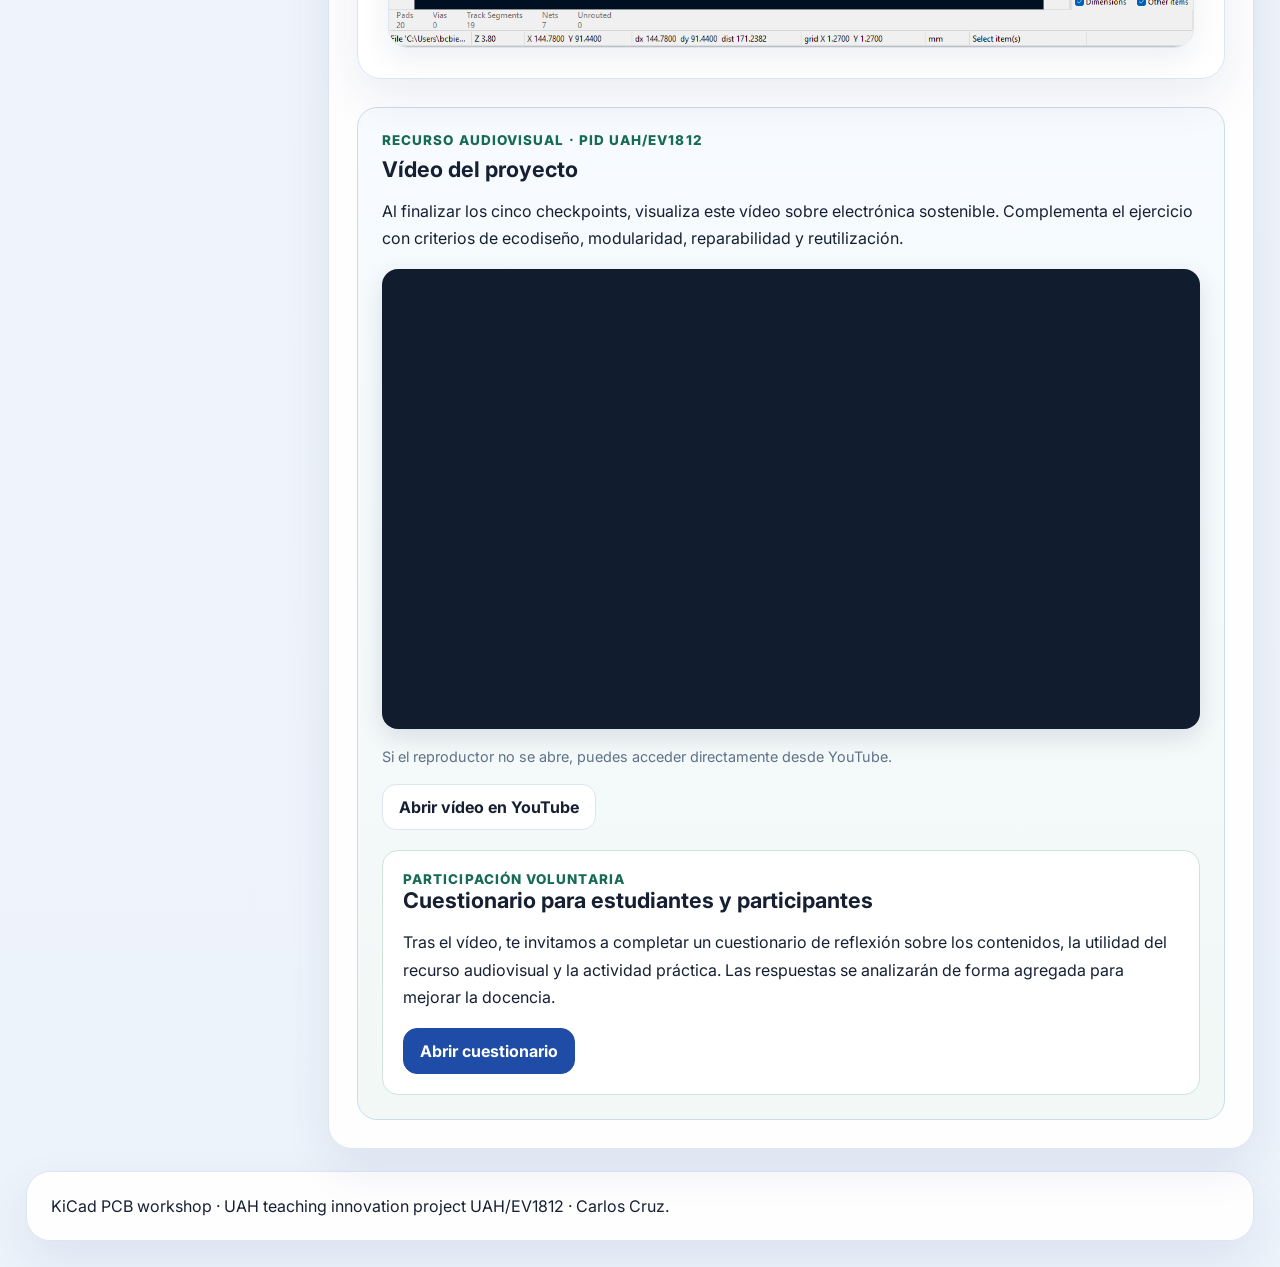
<file: Electronic Technology/PCB_site/index.html>
<!doctype html>
<html lang="es">
<head>
  <meta charset="utf-8">
  <meta name="viewport" content="width=device-width, initial-scale=1">
  <title>555 Blinker PCB · KiCad and sustainable electronics</title>
  <link rel="icon" href="https://charlicruz.github.io/Teaching/Electronic%20Technology/PCB_site/assets/images/ops_logo_favicon.png">
  <link rel="preconnect" href="https://fonts.googleapis.com">
  <link rel="preconnect" href="https://fonts.gstatic.com" crossorigin>
  <link href="https://fonts.googleapis.com/css2?family=Inter:wght@400;500;600;700;800&display=swap" rel="stylesheet">
  <style>
    :root{
      --bg:#f3f6fb;
      --panel:#ffffff;
      --text:#172033;
      --muted:#607089;
      --line:#dde5f1;
      --brand:#1e4ca6;
      --brand-2:#eaf1ff;
      --eco:#176b55;
      --eco-dark:#0d5140;
      --eco-soft:#eff9f3;
      --shadow:0 18px 48px rgba(19,38,84,.08);
      --radius:24px;
      --radius-sm:18px;
      --sidebar:280px;
    }
    *{box-sizing:border-box}
    html{scroll-behavior:smooth}
    body{
      margin:0;
      font-family:Inter,system-ui,-apple-system,BlinkMacSystemFont,"Segoe UI",sans-serif;
      color:var(--text);
      background:radial-gradient(circle at top right, rgba(81,117,214,.18), transparent 22%), linear-gradient(180deg,#f7f9fd 0%,#edf3fb 100%);
    }
    a{color:var(--brand);text-decoration:none}
    a:hover{text-decoration:underline}
    img{max-width:100%;display:block}
    .shell{max-width:1450px;margin:0 auto;padding:26px}
    .topbar{display:flex;justify-content:space-between;align-items:center;gap:16px;margin-bottom:22px;flex-wrap:wrap}
    .brand{display:flex;align-items:center;gap:12px;font-weight:800}
    .brand img{width:42px;height:42px;border-radius:12px;box-shadow:var(--shadow)}
    .brand small{display:block;color:var(--muted);font-weight:700}
    .lang-switch{display:flex;gap:8px;padding:6px;border:1px solid var(--line);border-radius:999px;background:rgba(255,255,255,.9);box-shadow:var(--shadow)}
    .lang-switch button{border:0;background:transparent;border-radius:999px;padding:10px 14px;font-weight:800;color:var(--muted);cursor:pointer}
    .lang-switch button.active{background:var(--brand);color:#fff}
    .page{display:none}
    .page.active{display:block}
    .hero{display:grid;grid-template-columns:1.15fr .85fr;gap:22px;align-items:stretch;margin-bottom:22px}
    .card,.sidebar,.hero-card,.hero-media,.checkpoint-card,.footer-card,.image-card,.note{background:rgba(255,255,255,.92);border:1px solid var(--line);box-shadow:var(--shadow)}
    .hero-card,.hero-media,.sidebar,.card,.checkpoint-card,.footer-card{border-radius:var(--radius)}
    .hero-card{padding:34px}
    .eyebrow{display:inline-flex;align-items:center;gap:8px;padding:8px 12px;border-radius:999px;background:var(--brand-2);color:var(--brand);font-size:.9rem;font-weight:800;margin-bottom:16px}
    h1{font-size:clamp(2rem,4vw,3.6rem);line-height:1.03;margin:.1em 0 .25em}
    .lead{font-size:1.08rem;color:var(--muted);max-width:62ch}
    .hero-actions{display:flex;gap:12px;flex-wrap:wrap;margin-top:22px}
    .btn{display:inline-flex;align-items:center;gap:8px;padding:12px 16px;border-radius:14px;border:1px solid var(--line);background:#fff;font-weight:700;color:var(--text)}
    .btn.primary{background:var(--brand);color:#fff;border-color:var(--brand)}
    .hero-media{overflow:hidden;position:relative;min-height:320px}
    .hero-media img{width:100%;height:100%;object-fit:cover}
    .hero-badge{position:absolute;left:18px;bottom:18px;max-width:76%;padding:14px 16px;border-radius:16px;background:rgba(12,22,43,.76);color:#fff}
    .layout{display:grid;grid-template-columns:var(--sidebar) minmax(0,1fr);gap:22px;align-items:start}
    .sidebar{position:sticky;top:20px;padding:18px}
    .sidebar h3{margin:8px 10px 14px;color:var(--muted);text-transform:uppercase;letter-spacing:.08em;font-size:1rem}
    .toc{list-style:none;padding:0;margin:0}
    .toc li{margin:4px 0}
    .toc a{display:block;padding:10px 12px;border-radius:12px;color:var(--text);font-weight:600}
    .toc a:hover{background:#f2f7ff;text-decoration:none}
    .toc .sub a{padding-left:26px;color:var(--muted);font-size:.95rem}
    .content{display:grid;gap:22px}
    .card{padding:28px}
    .section-head{display:flex;justify-content:space-between;align-items:flex-start;gap:16px;flex-wrap:wrap;margin-bottom:16px}
    .section-kicker{font-size:.84rem;font-weight:800;letter-spacing:.08em;text-transform:uppercase;color:var(--brand)}
    h2{font-size:1.65rem;margin:.2rem 0 .45rem}
    h3{font-size:1.2rem;margin:1.2rem 0 .6rem}
    p,li{line-height:1.72}
    .meta{padding:14px 16px;border-radius:16px;background:#f7f9fd;border:1px solid var(--line);color:var(--muted);font-size:.95rem}
    .two-col{display:grid;grid-template-columns:1.08fr .92fr;gap:20px;align-items:start}
    .highlight{padding:18px;border-radius:20px;background:linear-gradient(180deg,#f8fbff,#edf4ff);border:1px solid #d6e4ff}
    .highlight ul{margin:.4rem 0 0 1rem;padding:0}
    .schem-wrap{display:grid;grid-template-columns:360px 1fr;gap:20px;align-items:start}
    .image-card{border-radius:20px;overflow:hidden}
    .image-card .caption{padding:16px}
    table{width:100%;border-collapse:collapse;background:#fff;border:1px solid var(--line);border-radius:18px;overflow:hidden}
    th,td{padding:12px 14px;border-bottom:1px solid var(--line);vertical-align:top;font-size:.95rem}
    th{background:#f7f9fd;text-align:left}
    tr:last-child td{border-bottom:0}
    .checkpoint-list{display:grid;grid-template-columns:1fr;gap:24px}
    .checkpoint-card{padding:30px}
    .checkpoint-card img{width:100%;border-radius:20px;border:1px solid var(--line);margin-top:18px;box-shadow:0 10px 30px rgba(19,38,84,.08)}
    .checkpoint-card ol,.checkpoint-card ul{margin:.35rem 0 0 1.1rem;padding:0}
    .callout{margin-top:14px;padding:14px 16px;border-radius:16px;background:#fff9e8;border:1px solid #f0d98b;color:#6d5400}
    .footer-card{padding:24px;margin-top:22px}
    .muted{color:var(--muted)}
    .content, .card, .checkpoint-card{min-width:0}
    .eco-card, .eco-intro, .eco-tip{overflow-wrap:anywhere}
    .eco-intro{border-left:4px solid var(--eco);background:var(--eco-soft);border-radius:0 14px 14px 0;padding:14px 18px;margin:14px 0;color:#234d40}
    .eco-grid{display:grid;grid-template-columns:repeat(2,minmax(0,1fr));gap:14px;margin:18px 0}
    .eco-card{padding:16px;border:1px solid #cde5d9;border-radius:16px;background:#f9fdfa}
    .eco-card h3{margin:0 0 7px;color:var(--eco-dark);font-size:1.04rem}
    .eco-card p{margin:0 0 8px;font-size:.96rem}
    .eco-card small{display:block;color:#48685b;line-height:1.55}
    .eco-tip{margin-top:14px;padding:13px 16px;border:1px solid #b9dec8;border-left:4px solid var(--eco);border-radius:13px;background:#f1fbf5;color:#245543;line-height:1.65}
    .eco-table-wrap{overflow-x:auto;margin-top:16px}
    .eco-table th:first-child{width:28%}
    .eco-table td:first-child{font-weight:650}
    .eco-eval{list-style:none;padding:0;margin:16px 0}
    .eco-eval li{display:flex;align-items:flex-start;gap:12px;padding:12px 0;border-bottom:1px solid var(--line)}
    .eco-eval input{width:19px;height:19px;accent-color:var(--eco);margin-top:4px;flex:none}
    .eco-eval label{cursor:pointer}
    .eco-eval strong{color:var(--eco-dark)}
    .eco-resources{display:flex;flex-wrap:wrap;gap:10px;margin-top:16px}
    .eco-resources .btn{border-color:#bbdecb}
    @media (max-width:700px){.eco-grid{grid-template-columns:1fr}}
    @media (max-width:1100px){.hero,.layout,.two-col,.schem-wrap{grid-template-columns:1fr}.sidebar{position:relative;top:0}}
    @media (max-width:700px){.shell{padding:16px}.hero-card,.hero-media,.sidebar,.card,.checkpoint-card,.footer-card{border-radius:20px}}

    /* Media resource and questionnaire: nested below Checkpoint 5, within the same card */
    .post-checkpoint-resources{margin-top:28px;padding:24px;border:1px solid #cbdde9;
      background:linear-gradient(180deg,#f7fbff 0%,#f2f8f6 100%);border-radius:20px}
    .post-checkpoint-resources .section-kicker{color:var(--eco)}
    .post-checkpoint-resources h3{font-size:1.35rem;margin:8px 0 8px}
    .post-checkpoint-resources .video-wrapper{width:100%;max-width:890px;aspect-ratio:16/9;
      margin:16px 0;border-radius:16px;overflow:hidden;background:#111c2e;box-shadow:0 8px 24px rgba(16,33,57,.12)}
    .post-checkpoint-resources .video-wrapper iframe{display:block;width:100%;height:100%;border:0}
    .post-checkpoint-resources .resource-questionnaire{margin-top:20px;padding:20px;
      background:#fff;border:1px solid #cfe4d8;border-radius:16px}
    .post-checkpoint-resources .resource-questionnaire h3{margin-top:0}
    .post-checkpoint-resources .resource-actions{display:flex;gap:10px;flex-wrap:wrap;margin-top:14px}
    .post-checkpoint-resources .small-note{font-size:.9rem;color:var(--muted)}
    @media (max-width:700px){.post-checkpoint-resources{padding:16px}.post-checkpoint-resources .resource-questionnaire{padding:16px}}
  </style>
</head>
<body>
  <div class="shell">
    <div class="topbar">
      <div class="brand">
        <img src="https://charlicruz.github.io/Teaching/Electronic%20Technology/PCB_site/assets/images/ops_logo_favicon.png" alt="logo">
        <div>
          <small>Open Project Space</small>
          <div>555 Blinker PCB · Sustainable electronics</div>
        </div>
      </div>
 <!--      <div class="lang-switch" aria-label="Language / Idioma">
        <button type="button" id="btn-es" class="active" aria-label="Español">ES</button>
        <button type="button" id="btn-en" aria-label="English">EN</button>
      </div> 
      -->
    </div>

    <section class="hero">
      <div class="hero-card">
        <span class="eyebrow">PCB design · KiCad · Guided project</span>
        <h1 id="hero-title">Diseña una placa de circuito impreso (PCI) con KiCad.</h1>
        <p class="lead" id="hero-lead">Aprende a diseñar una PCI y a aplicar criterios de sostenibilidad.</p>
        <div class="hero-actions">
          <a class="btn primary" id="btn-go" href="#instructions-es">Ir a instrucciones</a>
          <a class="btn" id="btn-parts" href="#parts-es">Ver lista de componentes</a>
        </div>
      </div>
      <div class="hero-media">
        <img src="https://charlicruz.github.io/Teaching/Electronic%20Technology/PCB_site/assets/images/taller.png" alt="Printed circuit board">
        <div class="hero-badge" id="hero-badge"><strong>Updated layout</strong><br>Better spacing, improved cards and bilingual navigation.</div>
      </div>
    </section>

    <div class="page" id="page-en">
      <div class="layout">
        <aside class="sidebar">
          <h3>Contents</h3>
          <ul class="toc">
            <li><a href="#overview">Overview</a></li>
            <li><a href="#concepts">Concepts</a></li>
            <li class="sub"><a href="#pcbs">Printed Circuit Boards</a></li>
            <li class="sub"><a href="#pcb-design">PCB Design Overview</a></li>
            <li><a href="#install">Installing KiCad</a></li>
            <li><a href="#requirements">Requirements</a></li>
            <li><a href="#sustainability">Sustainability criteria</a></li>
            <li><a href="#parts">Parts</a></li>
            <li><a href="#schematics">Schematics</a></li>
            <li><a href="#instructions">Instructions</a></li>
            <li class="sub"><a href="#checkpoint1">Checkpoint 1</a></li>
            <li class="sub"><a href="#checkpoint2">Checkpoint 2</a></li>
            <li class="sub"><a href="#checkpoint3">Checkpoint 3</a></li>
            <li class="sub"><a href="#checkpoint4">Checkpoint 4</a></li>
            <li class="sub"><a href="#checkpoint5">Checkpoint 5</a></li>
            <li><a href="#video-en">Video and questionnaire</a></li>
            <li><a href="#eco-assessment">Eco-design assessment</a></li>
          </ul>
        </aside>
        <main class="content">
          <section id="overview" class="card">
            <div class="section-head"><div><div class="section-kicker">Project overview</div><h2>From prototyping to a real PCB</h2></div><div class="meta">Updated 2026.03.14</div></div>
            <div class="two-col">
              <div>
                <p>In this project you move beyond breadboards and perfboards and create a complete printed circuit board for the classic 555 blinker using KiCad 7. The objective is to capture the schematic, assign the correct footprints, lay out the PCB and generate manufacturing files.</p>
                <div class="eco-intro"><strong>Sustainable electronics focus:</strong> At each stage, consider power consumption, modularity, reuse, repairability, waste prevention and the environmental implications of design choices. These criteria guide discussion; their benefits must be justified rather than assumed. This workshop contributes to UAH teaching innovation project <strong>UAH/EV1812</strong>.</div>
                <div class="highlight"><strong>Recommended setup</strong><ul><li>Use a mouse whenever possible.</li><li>Save frequently during schematic and layout work.</li><li>Follow the checkpoints in order.</li></ul></div>
              </div>
              <div class="image-card"><img src="https://charlicruz.github.io/Teaching/Electronic%20Technology/PCB_site/assets/images/ops_project_8_printed_circuit_board.jpg" alt="PCB"><div class="caption muted">Example of PCB board.</div></div>
            </div>
          </section>

          <section id="concepts" class="card">
            <div class="section-kicker">Concepts</div>
            <h2>Printed circuit boards and design workflow</h2>
            <h3 id="pcbs">Printed Circuit Boards (PCB)</h3>
            <p>Printed circuit boards are the standard medium for compact, reliable and reproducible electronic products. They replace temporary prototyping structures with permanent copper traces, pads and footprints connected through a CAD-defined layout.</p>
            <h3 id="pcb-design">PCB design overview</h3>
            <p>The workflow has two main stages: schematic capture and PCB layout. First, the circuit is translated into a digital schematic with symbols, nets and footprints. Then the board outline is defined, footprints are placed, tracks are routed and manufacturing outputs are generated.</p>
          </section>

          <section id="install" class="card">
            <div class="section-kicker">Software setup</div>
            <h2>Installing KiCad 7.0.11</h2>
            <p>Use KiCad 7.0.11 for this project. Download the installer for your operating system and keep the default installation settings except for optional help files if needed.</p>
            <table>
              <thead><tr><th>Operating system</th><th>Download</th></tr></thead>
              <tbody>
                <tr><td>Windows</td><td><a href="https://downloads.kicad.org/kicad/windows/explore/stable/download/kicad-7.0.11-x86_64.exe" target="_blank" rel="noopener">Download installer</a></td></tr>
                <tr><td>Mac</td><td><a href="https://downloads.kicad.org/kicad/macos/explore/stable/download/kicad-unified-universal-7.0.11.dmg" target="_blank" rel="noopener">Download installer</a></td></tr>
              </tbody>
            </table>
          </section>

          <section id="requirements" class="card">
            <div class="section-kicker">Assessment</div>
            <h2>Minimum requirements</h2>
            <ul>
              <li>Create a full schematic that reproduces the provided 555 blinker circuit.</li>
              <li>Pass ERC except for the expected power warning.</li>
              <li>Create a PCB layout that passes DRC.</li>
              <li>Use the symbols and footprints listed in the parts section.</li>
              <li>Justify at least two sustainability decisions and complete the final eco-design checklist.</li>
            </ul>
          </section>

          <section id="sustainability" class="card">
            <div class="section-kicker">Sustainability in practice · UAH/EV1812</div>
            <h2>Eco-design criteria for the 555 blinker PCB</h2>
            <p>In addition to making the blinker work correctly, examine whether the board can be powered efficiently, repaired, adapted and reused. You do not need to redesign the entire reference circuit: propose and justify feasible improvements, marking optional modifications as such.</p>
            <div class="eco-grid">
              <div class="eco-card"><h3>01 · Energy consumption</h3><p>Identify the supply voltage, LED current-limiting resistance and approximate load current. Compare feasible LED current settings and consider battery life.</p><small>Evidence: brief estimated current or power calculation. Portable power does not automatically mean low consumption.</small></div>
              <div class="eco-card"><h3>02 · Modularity</h3><p>Use an accessible, clearly labelled power connector. Consider whether a labelled pulse output or test point would allow the board to work with other experiments.</p><small>Evidence: connector/test point on the drawing or a justified proposal. Optional extension if the base circuit has no output connector.</small></div>
              <div class="eco-card"><h3>03 · Reuse</h3><p>Identify a future educational use for the board, e.g. a timer or pulse source, instead of building a single-use prototype.</p><small>Evidence: a brief description of a possible future lab activity.</small></div>
              <div class="eco-card"><h3>04 · Repairability</h3><p>Check that standard through-hole components are accessible and replaceable. Assess using an 8-pin socket for the NE555 if available.</p><small>Evidence: replaceable components and accessible footprint arrangement.</small></div>
              <div class="eco-card"><h3>05 · Waste and materials</h3><p>Check ERC and DRC before fabrication, avoid unnecessary board revisions and choose reasonable board dimensions without compromising repairability.</p><small>Evidence: verification results and a simple explanation of board-size trade-offs.</small></div>
              <div class="eco-card"><h3>06 · Environmental awareness</h3><p>Compare a new PCB with reusing an existing one. Discuss how durability, material choice, maintenance or energy demand may influence environmental impact.</p><small>Evidence: one trade-off and a justified improvement. No environmental benefit is proven without supporting data.</small></div>
            </div>
            <div class="eco-intro"><strong>Additional criterion — open tools and documentation:</strong> Use KiCad to preserve editable schematic and PCB files; document components and connectors so the board can be maintained and reused by future students. Open-source design tools improve access but do not, on their own, guarantee lower environmental impact.</div>
          </section>

          <section id="parts" class="card">
            <div class="section-kicker">Components</div>
            <h2>Parts and reference selections</h2>
            <p class="muted">This is a compact version prepared for GitHub Pages. Adapt the exact values and footprints to your course requirements.</p>
            <table>
              <thead><tr><th>Qty</th><th>Part</th><th>Symbol / value</th><th>Suggested footprint</th></tr></thead>
              <tbody>
                <tr><td>1</td><td>Timer IC</td><td>NE555</td><td>DIP-8_W7.62mm</td></tr>
                <tr><td>1</td><td>LED</td><td>D1</td><td>LED_D5.0mm</td></tr>
                <tr><td>2</td><td>Resistor</td><td>R1, R2</td><td>Axial_DIN0207</td></tr>
                <tr><td>2</td><td>Capacitor</td><td>C1, C2</td><td>Radial / Disc_THT</td></tr>
                <tr><td>1</td><td>Battery / supply connector</td><td>BT1 or J1</td><td>TerminalBlock / BatteryHolder</td></tr>
              </tbody>
            </table>
            <div class="eco-tip"><strong>Repair and reuse:</strong> the suggested through-hole footprints can facilitate component replacement. As an optional extension, consider a DIP-8 socket and a labelled pulse test point, checking compatibility and available parts before changing the reference schematic.</div>
          </section>

          <section id="schematics" class="card">
            <div class="section-kicker">Reference diagram</div>
            <h2>Schematics</h2>
            <div class="schem-wrap">
              <div class="image-card"><img src="https://charlicruz.github.io/Teaching/Electronic%20Technology/PCB_site/assets/images/ops_schem_proj8.png" alt="Reference 555 schematic"><div class="caption muted">Reference schematic used to build the PCB.</div></div>
              <div><p>Use this schematic as the basis for KiCad capture. Check pin orientation, component values and supply connections before assigning footprints.</p><div class="note">Tip: keep component values and footprint names consistent from the start to avoid ERC and PCB update problems.</div></div>
            </div>
            <div class="image-card" style="max-width:580px;margin-top:18px"><img src="https://charlicruz.github.io/Teaching/Electronic%20Technology/PCB_site/assets/images/ops.png" alt="Example of 555 PCB"><div class="caption muted">Example of the PCB.</div></div>
          </section>

          <section id="instructions" class="card">
            <div class="section-kicker">Step-by-step</div>
            <h2>Instructions and checkpoints</h2>
            <p>Follow the checkpoints below in order. Each card is larger than before so screenshots and animated guidance are easier to view on GitHub Pages.</p>
            <div class="checkpoint-list">
              <article class="checkpoint-card" id="checkpoint1"><div class="section-kicker">Checkpoint 1</div><h3>Create the project and capture the schematic</h3><ol><li>Create a new KiCad project and open the schematic editor.</li><li>Add power symbols, parts, values and footprint assignments.</li><li>Wire the circuit, add net labels and no-connection flags.</li></ol><div class="eco-tip"><strong>Eco-design check · energy:</strong> note the supply voltage, LED current-limiting resistor and possible battery supply. Estimate current from the circuit and component data; do not equate battery power with energy efficiency.</div><img src="assets/images/project_8/ops_project_8_kicad_add_symbols.gif" alt="Checkpoint 1"></article>
              <article class="checkpoint-card" id="checkpoint2"><div class="section-kicker">Checkpoint 2</div><h3>Annotate and validate the schematic</h3><ol><li>Run schematic annotation to replace placeholder references.</li><li>Run ERC and verify that only the expected power warning remains.</li></ol><div class="eco-tip"><strong>Eco-design check · reliability:</strong> verify the supply and component connections. Investigate the known power warning rather than ignoring unexpected ERC warnings; detecting errors early can prevent unnecessary board revisions.</div><img src="assets/images/project_8/ops_project_8_kicad_electrical_rules_check.gif" alt="Checkpoint 2"></article>
              <article class="checkpoint-card" id="checkpoint3"><div class="section-kicker">Checkpoint 3</div><h3>Create the board and route the PCB</h3><ol><li>Open PCB Editor and update the board from the schematic.</li><li>Set track and via sizes, define board outline and place footprints.</li><li>Route tracks, add vias if needed, and create the ground fill.</li></ol><div class="callout">Use 40 mil for power/ground and 30 mil for signal traces. Avoid 90° corners.</div><div class="eco-tip"><strong>Eco-design check · modularity and repair:</strong> keep the connector and through-hole parts accessible; reserve labels or space for possible future pulse testing. Minimise board size only as far as assembly and repair remain practical.</div><img src="assets/images/project_8/ops_project_8_kicad_add_traces.gif" alt="Checkpoint 3"></article>
              <article class="checkpoint-card" id="checkpoint4"><div class="section-kicker">Checkpoint 4</div><h3>Run design rule checks</h3><ol><li>Open DRC and run the checker.</li><li>Resolve all violations before generating outputs.</li></ol><div class="eco-tip"><strong>Eco-design check · waste prevention:</strong> resolve electrical and layout issues before fabrication. DRC is a technical verification step, not an environmental life-cycle assessment.</div><img src="assets/images/project_8/ops_project_8_kicad_design_rules_check.gif" alt="Checkpoint 4"></article>
              <article class="checkpoint-card" id="checkpoint5"><div class="section-kicker">Checkpoint 5</div><h3>Generate manufacturing files</h3><ol><li>Plot the fabrication layers and create drill files.</li><li>Review the generated files before sharing or submitting them.</li><li>Compress the project folder with the required naming format.</li></ol><div class="eco-tip"><strong>Eco-design check · reuse:</strong> preserve the editable .kicad_sch and .kicad_pcb files, BOM and revision notes. Consider reusing the board in future timing or digital-electronics labs.</div><img src="assets/images/project_8/ops_project_8_kicad_design_rules_generate_manufacturing_files.gif" alt="Checkpoint 5"></article>
            </div>

            <!-- Video and questionnaire inside the same Checkpoints card -->
            <div class="post-checkpoint-resources" id="video-en">
              <div class="section-kicker">Teaching video · PID UAH/EV1812</div>
              <h3>Project video</h3>
              <p>After completing the five checkpoints, watch this video on sustainable electronics. It connects the practical exercise to eco-design, modularity, repairability and reuse.</p>
              <div class="video-wrapper">
                <iframe src="https://www.youtube.com/embed/miIaRYKboC8" title="Video: Sustainable electronics" loading="lazy"
                  allow="accelerometer; autoplay; clipboard-write; encrypted-media; gyroscope; picture-in-picture; web-share"
                  referrerpolicy="strict-origin-when-cross-origin" allowfullscreen></iframe>
              </div>
              <p class="small-note">If the embedded player does not load, you can watch the video directly on YouTube.</p>
              <div class="resource-actions"><a class="btn" href="https://youtu.be/miIaRYKboC8" target="_blank" rel="noopener noreferrer">Open video on YouTube</a></div>
              <div class="resource-questionnaire" id="cuestionario-en">
                <div class="section-kicker">Voluntary participation</div>
                <h3>Questionnaire for students and participants</h3>
                <p>After watching the video, please complete a short questionnaire about the concepts covered, the usefulness of the resource and the practical activity. Responses will be analysed in aggregate to improve teaching.</p>
                <div class="resource-actions"><a class="btn primary" href="https://forms.cloud.microsoft/Pages/ResponsePage.aspx?id=UsXSzh99MUeqOi8OyWKeJmUz8OkWQOFGtOzalf_WhLFUMTdSUzQ0OTdFRDVIVExIVVpZMkoxTU9JRi4u" target="_blank" rel="noopener noreferrer">Open questionnaire</a></div>
              </div>
            </div>
          </section>
          <section id="eco-assessment" class="card">
            <div class="section-kicker">Final activity · reflection</div>
            <h2>Eco-design self-assessment</h2>
            <p>Tick the items that you have <strong>actually checked or justified</strong>. An unchecked item does not mean failure: it may be a future improvement. This checklist stays in your browser and <strong>does not submit responses</strong>.</p>
            <ul class="eco-eval">
              <li><input id="eco-en-1" type="checkbox"><label for="eco-en-1"><strong>Energy:</strong> I identified the supply voltage and estimated at least one relevant current or power value.</label></li>
              <li><input id="eco-en-2" type="checkbox"><label for="eco-en-2"><strong>Modularity:</strong> I checked connector accessibility and considered a useful test point or output.</label></li>
              <li><input id="eco-en-3" type="checkbox"><label for="eco-en-3"><strong>Reuse:</strong> I proposed at least one future educational application for this board.</label></li>
              <li><input id="eco-en-4" type="checkbox"><label for="eco-en-4"><strong>Repairability:</strong> I checked whether the key components can be accessed and replaced.</label></li>
              <li><input id="eco-en-5" type="checkbox"><label for="eco-en-5"><strong>Waste prevention:</strong> I ran or planned ERC/DRC verification and avoided unnecessary fabrication iterations.</label></li>
              <li><input id="eco-en-6" type="checkbox"><label for="eco-en-6"><strong>Environmental awareness:</strong> I justified one improvement and recognised at least one design trade-off.</label></li>
              <li><input id="eco-en-7" type="checkbox"><label for="eco-en-7"><strong>Open documentation:</strong> I will retain the editable KiCad project and component information.</label></li>
            </ul>
            <div class="eco-intro"><strong>Reflection (2–3 sentences):</strong> Which two changes would you propose to make this specific 555 board more sustainable? What technical, cost or maintenance trade-offs might those changes involve?</div>
            <p><strong>Want to assess the impact of the workshop?</strong> Watch the sustainable electronics resource and complete the voluntary questionnaire. Responses are collected through Microsoft Forms, not this local checklist.</p>
            <div class="eco-resources">
              <a class="btn primary" href="https://youtu.be/miIaRYKboC8" target="_blank" rel="noopener noreferrer">Watch the video</a>
              <a class="btn" href="https://forms.cloud.microsoft/Pages/ResponsePage.aspx?id=UsXSzh99MUeqOi8OyWKeJmUz8OkWQOFGtOzalf_WhLFUMTdSUzQ0OTdFRDVIVExIVVpZMkoxTU9JRi4u" target="_blank" rel="noopener noreferrer">Student questionnaire</a>
              <a class="btn" href="https://charlicruz.github.io/PID2026_Electronica_sostenible/" target="_blank" rel="noopener noreferrer">UAH/EV1812 project</a>
            </div>
          </section>
        </main>
      </div>
    </div>

    <div class="page active" id="page-es">
      <div class="layout">
        <aside class="sidebar">
          <h3>Contenidos</h3>
          <ul class="toc">
            <li><a href="#overview-es">Resumen</a></li>
            <li><a href="#concepts-es">Conceptos</a></li>
            <li class="sub"><a href="#pcbs-es">Placas de circuito impreso</a></li>
            <li class="sub"><a href="#pcb-design-es">Visión general del diseño PCI</a></li>
            <li><a href="#install-es">Instalación de KiCad</a></li>
            <li><a href="#requirements-es">Requisitos</a></li>
            <li><a href="#sustainability-es">Criterios de sostenibilidad</a></li>
            <li><a href="#parts-es">Componentes</a></li>
            <li><a href="#schematics-es">Esquemas</a></li>
            <li><a href="#instructions-es">Instrucciones</a></li>
            <li class="sub"><a href="#checkpoint1-es">Checkpoint 1</a></li>
            <li class="sub"><a href="#checkpoint2-es">Checkpoint 2</a></li>
            <li class="sub"><a href="#checkpoint3-es">Checkpoint 3</a></li>
            <li class="sub"><a href="#checkpoint4-es">Checkpoint 4</a></li>
            <li class="sub"><a href="#checkpoint5-es">Checkpoint 5</a></li>
            <li><a href="#video">Vídeo y cuestionario</a></li>

          </ul>
        </aside>
        <main class="content">
          <section id="overview-es" class="card">
            <div class="section-head"><div><div class="section-kicker">Resumen del proyecto</div><h2>Del prototipado a una PCI real</h2></div><div class="meta">Actualizado 2026.03.14 </div></div>
            <div class="two-col">
              <div>
                <p>En este proyecto pasarás de la protoboard a una placa de circuito impreso (PCI) completa utilizando KiCad 7. El objetivo es desarrollar el esquemático, asignar las huellas correctas, diseñar la PCI y generar los ficheros de fabricación.</p>
                <div class="eco-intro"><strong>Enfoque de electrónica sostenible:</strong> En cada fase se considerarán el consumo energético, la modularidad, la reutilización, la reparabilidad, la prevención de residuos y las implicaciones ambientales de las decisiones de diseño. Estos criterios orientan la reflexión y sus posibles beneficios deben justificarse, no darse por supuestos. El taller se vincula al proyecto de innovación docente <strong>UAH/EV1812</strong>.</div>
                <div class="highlight"><strong>Configuración recomendada</strong><ul><li>Usa un ratón siempre que sea posible.</li><li>Guarda con frecuencia durante el esquemático y el layout.</li><li>Sigue los checkpoints en orden.</li></ul></div>
              </div>
              <div class="image-card"><img src="https://charlicruz.github.io/Teaching/Electronic%20Technology/PCB_site/assets/images/ops_project_8_printed_circuit_board.jpg" alt="PCB"><div class="caption muted">Ejemplo de PCI.</div></div>
            </div>
          </section>

          <section id="concepts-es" class="card">
            <div class="section-kicker">Conceptos</div>
            <h2>Placas de circuito impreso y flujo de diseño</h2>
            <h3 id="pcbs-es">Placas de circuito impreso (PCI)</h3>
            <p>Las placas de circuito impreso son el soporte estándar para productos electrónicos compactos, fiables y reproducibles. Sustituyen estructuras temporales de prototipado por pistas de cobre, pads y huellas permanentes definidos mediante CAD.</p>
            <h3 id="pcb-design-es">Visión general del diseño PCI</h3>
            <p>El flujo de trabajo tiene dos etapas principales: captura esquemática y diseño del layout PCI. Primero se traduce el circuito a un esquemático digital con símbolos, redes y huellas. Después se define el contorno, se colocan las huellas, se enrutan las pistas y se generan los ficheros de fabricación.</p>
          </section>

          <section id="install-es" class="card">
            <div class="section-kicker">Configuración del software</div>
            <h2>Instalación de KiCad 7.0.11</h2>
            <p>Usa KiCad 7.0.11 para este proyecto. Descarga el instalador correspondiente a tu sistema operativo y mantén la configuración por defecto salvo opciones auxiliares si las necesitas.</p>
            <table>
              <thead><tr><th>Sistema operativo</th><th>Descarga</th></tr></thead>
              <tbody>
                <tr><td>Windows</td><td><a href="https://downloads.kicad.org/kicad/windows/explore/stable/download/kicad-7.0.11-x86_64.exe" target="_blank" rel="noopener">Descargar instalador</a></td></tr>
                <tr><td>Mac</td><td><a href="https://downloads.kicad.org/kicad/macos/explore/stable/download/kicad-unified-universal-7.0.11.dmg" target="_blank" rel="noopener">Descargar instalador</a></td></tr>
              </tbody>
            </table>
          </section>

          <section id="requirements-es" class="card">
            <div class="section-kicker">Evaluación</div>
            <h2>Requisitos mínimos</h2>
            <ul>
              <li>Crea un esquemático completo que reproduzca el circuito 555 blinker proporcionado.</li>
              <li>Supera el "Electrical Rules Check" (ERC) salvo la advertencia esperada de alimentación.</li>
              <li>Crea un layout PCI que supere el "Design Rules Check" (DRC).</li>
              <li>Usa los símbolos y huellas indicados en la sección de componentes.</li>
              <li>Justifica al menos dos decisiones relacionadas con la sostenibilidad y completa la ficha final de ecodiseño.</li>
            </ul>
          </section>

          <section id="sustainability-es" class="card">
            <div class="section-kicker">Sostenibilidad aplicada · UAH/EV1812</div>
            <h2>Criterios de ecodiseño para la placa con temporizador 555</h2>
            <p>Además de obtener un circuito intermitente funcional, analiza si la placa puede alimentarse eficientemente, repararse, adaptarse y reutilizarse. No es necesario modificar por completo el circuito de referencia: propón y justifica mejoras viables, diferenciando las modificaciones opcionales.</p>
            <div class="eco-grid">
              <div class="eco-card"><h3>01 · Bajo consumo energético</h3><p>Identifica la tensión de alimentación, la resistencia limitadora del LED y la corriente aproximada de la carga. Valora alternativas de corriente del LED y su efecto en la autonomía.</p><small>Evidencia: cálculo breve de corriente o potencia. La alimentación portátil no implica por sí sola bajo consumo.</small></div>
              <div class="eco-card"><h3>02 · Modularidad</h3><p>Emplea un conector de alimentación accesible e identificado. Considera si una salida de pulsos o un punto de prueba etiquetado permitiría integrar la placa en otras prácticas.</p><small>Evidencia: conector o punto de prueba en el diseño, o propuesta justificada. Ampliación opcional si el circuito original no incluye salida externa.</small></div>
              <div class="eco-card"><h3>03 · Reutilización</h3><p>Identifica una aplicación docente futura de la placa, por ejemplo como temporizador o fuente de pulsos, para evitar que sea un prototipo de un solo uso.</p><small>Evidencia: descripción breve de una posible práctica posterior.</small></div>
              <div class="eco-card"><h3>04 · Reparabilidad</h3><p>Comprueba que los componentes comerciales de montaje pasante (THT) sean accesibles y sustituibles. Valora el empleo de un zócalo DIP-8 para el NE555, si se dispone de él.</p><small>Evidencia: componentes reemplazables y disposición de huellas accesible.</small></div>
              <div class="eco-card"><h3>05 · Reducción de residuos y materiales</h3><p>Comprueba ERC y DRC antes de fabricar, evita revisiones innecesarias y dimensiona razonablemente la PCI sin dificultar su reparación.</p><small>Evidencia: verificaciones y explicación del compromiso entre tamaño y accesibilidad.</small></div>
              <div class="eco-card"><h3>06 · Conciencia ambiental</h3><p>Compara fabricar una PCI nueva con reutilizar una existente. Reflexiona sobre la durabilidad, los materiales, el mantenimiento y la demanda energética.</p><small>Evidencia: una decisión de diseño justificada y sus contrapartidas. El beneficio ambiental requiere datos para demostrarse.</small></div>
            </div>
            <div class="eco-intro"><strong>Criterio adicional — herramientas abiertas y documentación:</strong> Utiliza KiCad y conserva los ficheros editables del esquema y la PCI. Documenta componentes y conectores para facilitar mantenimiento y reutilización en futuros cursos. Una herramienta abierta facilita el acceso, pero no garantiza por sí sola un menor impacto ambiental.</div>
          </section>

          <section id="parts-es" class="card">
            <div class="section-kicker">Componentes</div>
            <h2>Lista de componentes y referencias</h2>
            <p class="muted">Esta es una versión compacta preparada para GitHub Pages. Adapta los valores y huellas exactos según tu asignatura.</p>
            <table>
              <thead><tr><th>Cant.</th><th>Componente</th><th>Símbolo / valor</th><th>Huella sugerida</th></tr></thead>
              <tbody>
                <tr><td>1</td><td>Circuito integrado temporizador</td><td>NE555</td><td>DIP-8_W7.62mm</td></tr>
                <tr><td>1</td><td>LED</td><td>D1</td><td>LED_D5.0mm</td></tr>
                <tr><td>2</td><td>Resistencia</td><td>R1, R2</td><td>Axial_DIN0207</td></tr>
                <tr><td>2</td><td>Condensador</td><td>C1, C2</td><td>Radial / Disc_THT</td></tr>
                <tr><td>1</td><td>Conector de batería / alimentación</td><td>BT1 o J1</td><td>TerminalBlock / BatteryHolder</td></tr>
              </tbody>
            </table>
            <div class="eco-tip"><strong>Reparación y reutilización:</strong> las huellas de montaje pasante sugeridas pueden facilitar la sustitución de componentes. Como ampliación opcional, valora un zócalo DIP-8 y un punto de prueba para los pulsos, comprobando la compatibilidad y los materiales disponibles antes de modificar el esquema.</div>
          </section>

          <section id="schematics-es" class="card">
            <div class="section-kicker">Diagrama de referencia</div>
            <h2>Esquemas</h2>
            <div class="schem-wrap">
              <div class="image-card"><img src="https://charlicruz.github.io/Teaching/Electronic%20Technology/PCB_site/assets/images/ops_schem_proj8.png" alt="Esquema del temporizador 555"><div class="caption muted">Esquema de referencia utilizado para construir la PCI.</div></div>
              <div><p>Utiliza el esquema como base para la captura en KiCad. Comprueba la orientación de pines, los valores de componentes y las conexiones de alimentación antes de asignar huellas.</p><div class="note">Consejo: mantén consistentes los valores y nombres de las huellas desde el principio para evitar problemas de ERC y de actualización de la PCB.</div></div>
            </div>
            <div class="image-card" style="max-width:580px;margin-top:18px"><img src="https://charlicruz.github.io/Teaching/Electronic%20Technology/PCB_site/assets/images/ops.png" alt="Ejemplo de PCI con temporizador 555"><div class="caption muted">Ejemplo de PCI.</div></div>
          </section>

          <section id="instructions-es" class="card">
            <div class="section-kicker">Paso a paso</div>
            <h2>Instrucciones y checkpoints</h2>
            <p>Sigue los checkpoints en orden. Cada tarjeta se ha hecho más grande para que las capturas y animaciones se vean mejor en GitHub Pages.</p>
            <div class="checkpoint-list">
              <article class="checkpoint-card" id="checkpoint1-es"><div class="section-kicker">Checkpoint 1</div><h3>Crear el proyecto y capturar el esquemático</h3><ol><li>Crea un nuevo proyecto en KiCad y abre el editor esquemático.</li><li>Añade símbolos de alimentación, componentes, valores y asignación de huellas.</li><li>Cablea el circuito, añade etiquetas de red y marcas de no conexión.</li></ol><div class="eco-tip"><strong>Comprobación de ecodiseño · consumo:</strong> identifica la tensión, la resistencia limitadora del LED y la posible alimentación con batería. Estima el consumo a partir del circuito y los datos de los componentes; usar batería no equivale a ahorrar energía.</div><img src="assets/images/project_8/ops_project_8_kicad_add_symbols.gif" alt="Checkpoint 1"></article>
              <article class="checkpoint-card" id="checkpoint2-es"><div class="section-kicker">Checkpoint 2</div><h3>Anotar y validar el esquemático</h3><ol><li>Ejecuta la anotación del esquema para reemplazar referencias temporales.</li><li>Ejecuta el ERC y comprueba que solo queda la advertencia de alimentación esperada.</li></ol><div class="eco-tip"><strong>Comprobación de ecodiseño · fiabilidad:</strong> revisa las conexiones de alimentación y de los componentes. Analiza la advertencia esperada de ERC y no ignores avisos imprevistos; evitar errores permite reducir revisiones de placas.</div><img src="assets/images/project_8/ops_project_8_kicad_electrical_rules_check.gif" alt="Checkpoint 2"></article>
              <article class="checkpoint-card" id="checkpoint3-es"><div class="section-kicker">Checkpoint 3</div><h3>Crear la placa y enrutar la PCB</h3><ol><li>Abre PCB Editor y actualiza la placa a partir del esquemático.</li><li>Configura tamaños de pistas y vías, define el contorno y coloca las huellas.</li><li>Enruta pistas, añade vías si hace falta y crea el plano de tierra.</li></ol><div class="callout">Usa 40 mil para alimentación/tierra y 30 mil para señal. Evita esquinas de 90°.</div><div class="eco-tip"><strong>Comprobación de ecodiseño · modularidad y reparación:</strong> mantén accesibles el conector y los componentes THT; considera puntos de prueba para posibles prácticas posteriores. Reduce el tamaño de la placa solo si mantiene la facilidad de montaje y reparación.</div><img src="assets/images/project_8/ops_project_8_kicad_add_traces.gif" alt="Checkpoint 3"></article>
              <article class="checkpoint-card" id="checkpoint4-es"><div class="section-kicker">Checkpoint 4</div><h3>Ejecutar las verificaciones de diseño</h3><ol><li>Abre el DRC y ejecuta la comprobación.</li><li>Resuelve todas las reglas de diseño  antes de generar resultados.</li></ol><div class="eco-tip"><strong>Comprobación de ecodiseño · prevención de residuos:</strong> corrige incidencias eléctricas y de trazado antes de fabricar. El DRC verifica reglas técnicas, pero no sustituye a un análisis de ciclo de vida.</div><img src="assets/images/project_8/ops_project_8_kicad_design_rules_check.gif" alt="Checkpoint 4"></article>
              <article class="checkpoint-card" id="checkpoint5-es"><div class="section-kicker">Checkpoint 5</div><h3>Generar ficheros de fabricación</h3><ol><li>Genera las capas de fabricación y los taladros.</li><li>Revisa los ficheros generados antes de compartirlos o entregarlos.</li><li>Comprime la carpeta del proyecto con el formato de nombre requerido.</li></ol><div class="eco-tip"><strong>Comprobación de ecodiseño · reutilización:</strong> conserva los archivos editables .kicad_sch y .kicad_pcb, la lista de materiales y las notas de versión. Valora su uso posterior en prácticas de temporización o electrónica digital.</div><img src="assets/images/project_8/ops_project_8_kicad_design_rules_generate_manufacturing_files.gif" alt="Checkpoint 5"></article>
            </div>

            <!-- Vídeo y cuestionario integrados en la misma caja de Checkpoints -->
            <div class="post-checkpoint-resources" id="video">
              <div class="section-kicker">Recurso audiovisual · PID UAH/EV1812</div>
              <h3>Vídeo del proyecto</h3>
              <p>Al finalizar los cinco checkpoints, visualiza este vídeo sobre electrónica sostenible. Complementa el ejercicio con criterios de ecodiseño, modularidad, reparabilidad y reutilización.</p>
              <div class="video-wrapper">
                <iframe src="https://www.youtube.com/embed/miIaRYKboC8" title="Vídeo: Electrónica sostenible" loading="lazy"
                  allow="accelerometer; autoplay; clipboard-write; encrypted-media; gyroscope; picture-in-picture; web-share"
                  referrerpolicy="strict-origin-when-cross-origin" allowfullscreen></iframe>
              </div>
              <p class="small-note">Si el reproductor no se abre, puedes acceder directamente desde YouTube.</p>
              <div class="resource-actions"><a class="btn" href="https://youtu.be/miIaRYKboC8" target="_blank" rel="noopener noreferrer">Abrir vídeo en YouTube</a></div>
              <div class="resource-questionnaire" id="cuestionario">
                <div class="section-kicker">Participación voluntaria</div>
                <h3>Cuestionario para estudiantes y participantes</h3>
                <p>Tras el vídeo, te invitamos a completar un cuestionario de reflexión sobre los contenidos, la utilidad del recurso audiovisual y la actividad práctica. Las respuestas se analizarán de forma agregada para mejorar la docencia.</p>
                <div class="resource-actions"><a class="btn primary" href="https://forms.cloud.microsoft/Pages/ResponsePage.aspx?id=UsXSzh99MUeqOi8OyWKeJmUz8OkWQOFGtOzalf_WhLFUMTdSUzQ0OTdFRDVIVExIVVpZMkoxTU9JRi4u" target="_blank" rel="noopener noreferrer">Abrir cuestionario</a></div>
              </div>
            </div>
          </section>
        </main>
      </div>
    </div>



    
    <div class="footer-card" id="footer-text">KiCad PCB workshop · UAH teaching innovation project UAH/EV1812 · Carlos Cruz.</div>
  </div>

  <script>
    const btnEn = document.getElementById('btn-en');
    const btnEs = document.getElementById('btn-es');
    const pageEn = document.getElementById('page-en');
    const pageEs = document.getElementById('page-es');
    const heroTitle = document.getElementById('hero-title');
    const heroLead = document.getElementById('hero-lead');
    const heroBadge = document.getElementById('hero-badge');
    const btnGo = document.getElementById('btn-go');
    const btnParts = document.getElementById('btn-parts');
    const footerText = document.getElementById('footer-text');

    function setLang(lang){
      const isEs = lang === 'es';
      pageEn.classList.toggle('active', !isEs);
      pageEs.classList.toggle('active', isEs);
      btnEn.classList.toggle('active', !isEs);
      btnEs.classList.toggle('active', isEs);
      document.documentElement.lang = isEs ? 'es' : 'en';
      heroTitle.textContent = isEs
        ? 'Diseña una PCB con KiCad y criterios de sostenibilidad.'
        : 'Design a PCB with KiCad and sustainability in mind.';
      heroLead.textContent = isEs
        ? 'Este taller te ayudará a diseñar una PCB con KiCad aplicando criterios de sostenibilidad.'
        : 'This workshop helps you design a PCB in KiCad while considering sustainability criteria.';
      heroBadge.innerHTML = isEs
        ? 'Taller de diseño PCB.'
        : 'PCB design Course.';
      btnGo.textContent = isEs ? 'Ir a instrucciones' : 'Go to instructions';
      btnParts.textContent = isEs ? 'Ver lista de componentes' : 'See parts list';
      btnGo.href = isEs ? '#instructions-es' : '#instructions';
      btnParts.href = isEs ? '#parts-es' : '#parts';
      footerText.textContent = isEs
        ? 'Taller de diseño PCB con criterios de sostenibilidad · PID UAH/EV1812 · Carlos Cruz.'
        : 'Sustainable PCB design workshop · UAH/EV1812 · Carlos Cruz.';
      try { localStorage.setItem('pcb_lang', lang); } catch(e) {}
      window.scrollTo(0, 0);
    }

    btnEn.addEventListener('click', () => setLang('en'));
    btnEs.addEventListener('click', () => setLang('es'));
    try {
      const saved = localStorage.getItem('pcb_lang');
      setLang(saved === 'en' ? 'en' : 'es');
    } catch(e) {
      setLang('es');
    }
  </script>
</body>
</html>
</file>
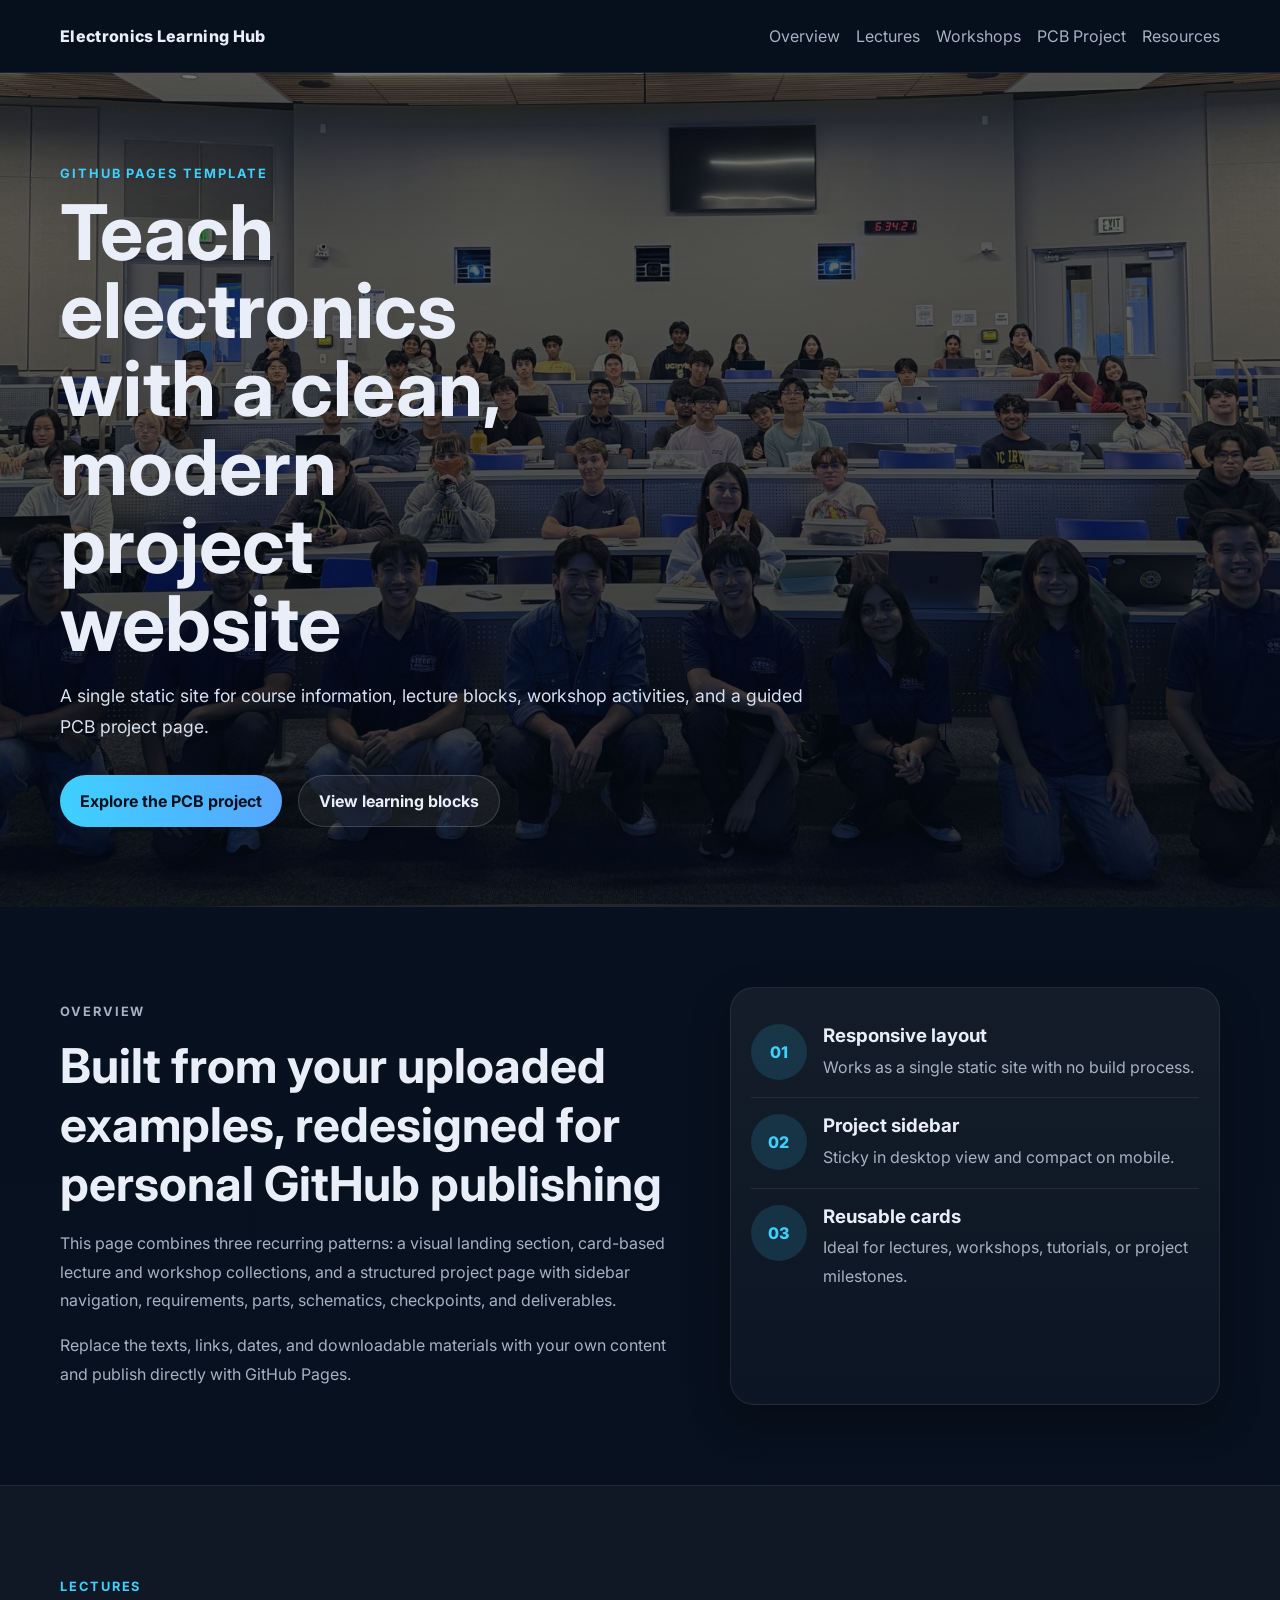
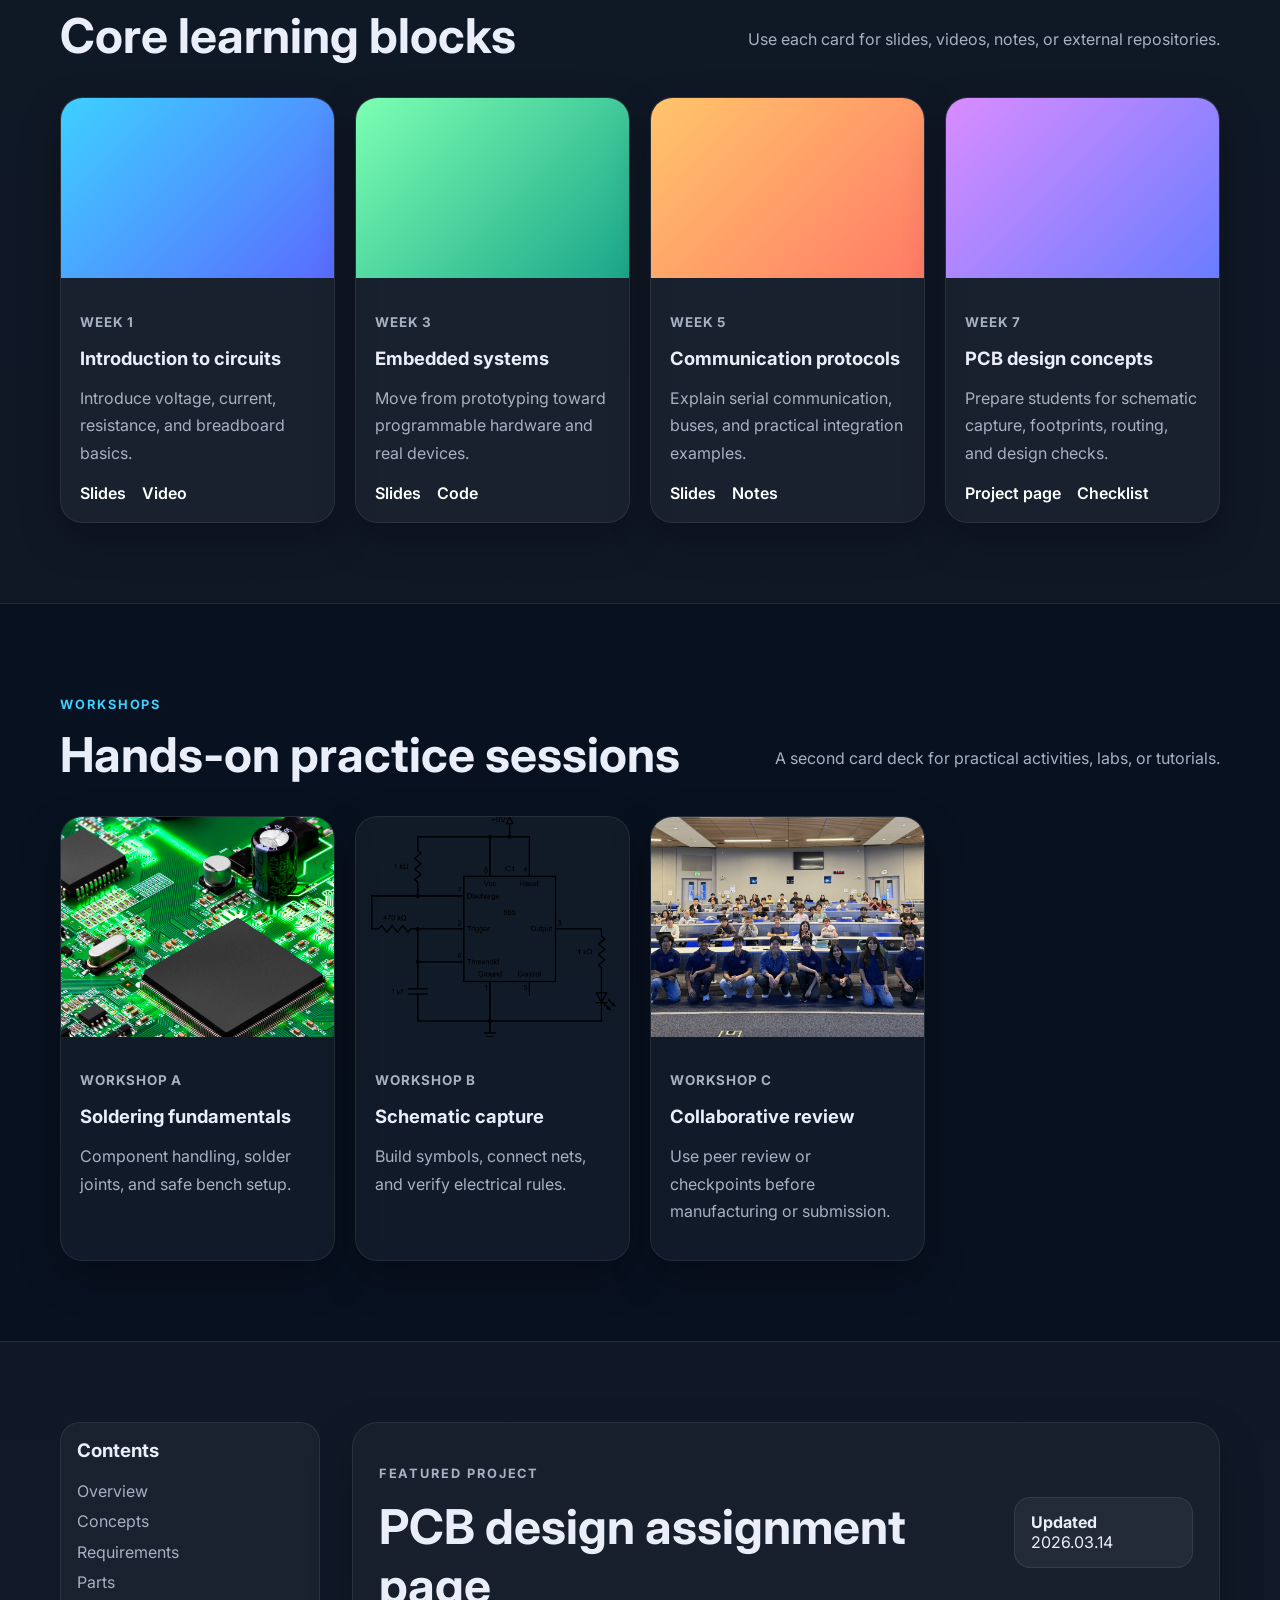
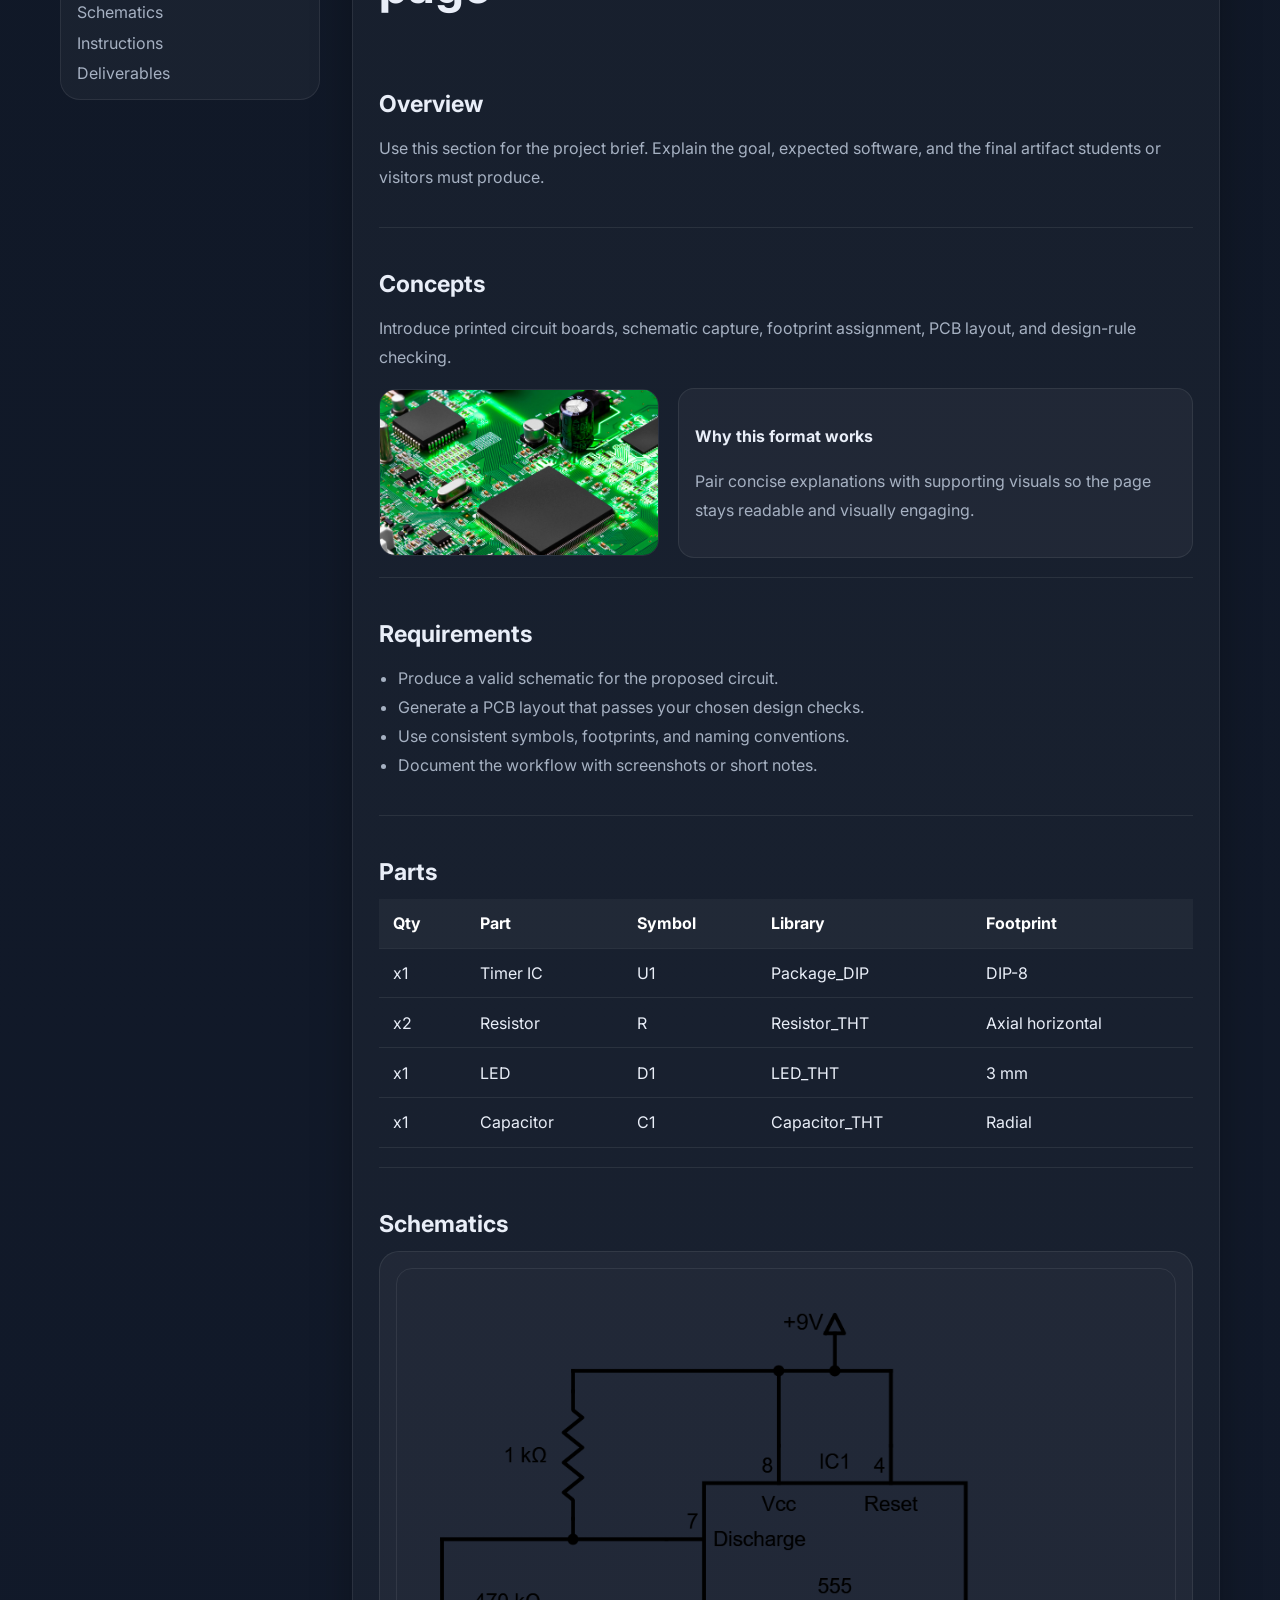
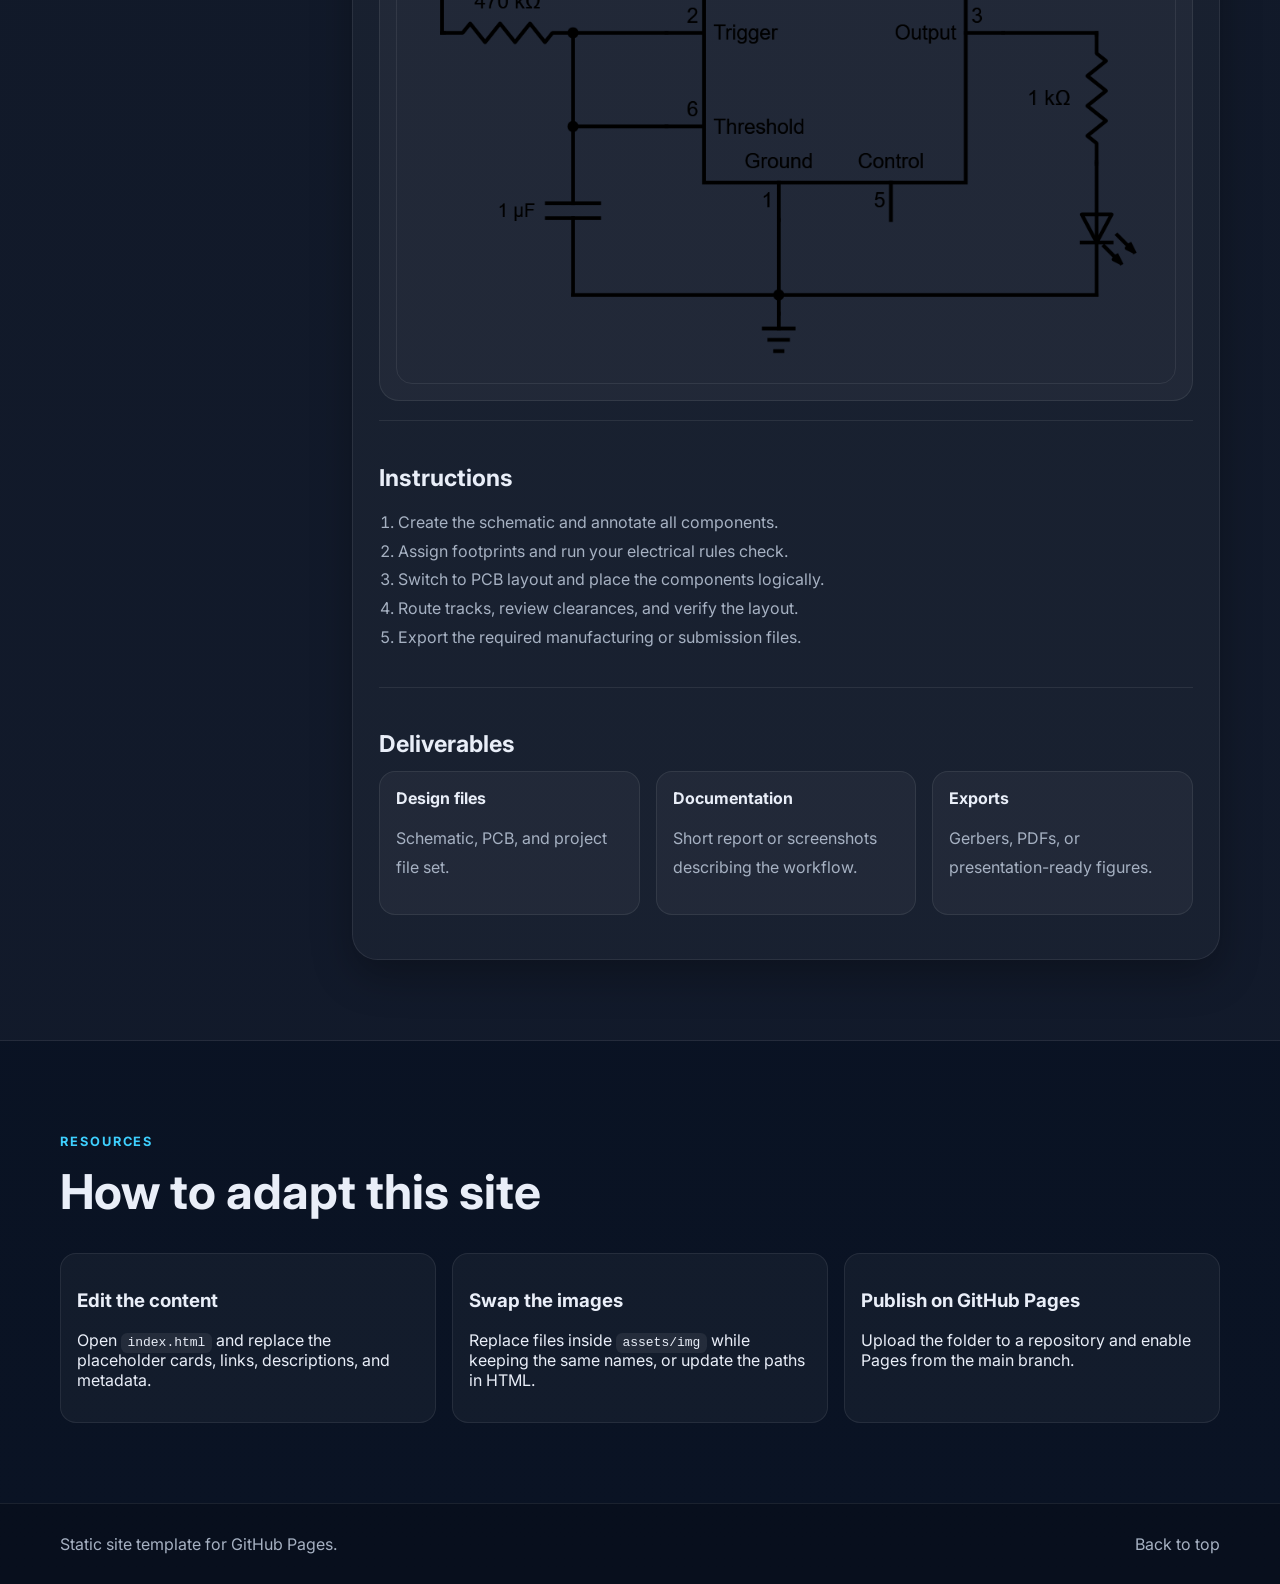
<file: Electronic Technology/PCB_site/old/index.html>
<!DOCTYPE html>
<html lang="en">
<head>
  <meta charset="UTF-8">
  <meta name="viewport" content="width=device-width, initial-scale=1.0">
  <title>Electronics Learning Hub</title>
  <meta name="description" content="A GitHub Pages-ready site for electronics lectures, workshops, and a guided PCB project.">
  <link rel="icon" type="image/png" href="assets/img/favicon.png">
  <link rel="preconnect" href="https://fonts.googleapis.com">
  <link rel="preconnect" href="https://fonts.gstatic.com" crossorigin>
  <link href="https://fonts.googleapis.com/css2?family=Inter:wght@400;500;600;700;800&display=swap" rel="stylesheet">
  <link rel="stylesheet" href="assets/css/style.css">
</head>
<body>
  <header class="site-header" id="top">
    <div class="container nav-wrap">
      <a class="brand" href="#top">Electronics Learning Hub</a>
      <button class="menu-toggle" aria-expanded="false" aria-controls="primary-nav">☰</button>
      <nav id="primary-nav" class="primary-nav">
        <a href="#overview">Overview</a>
        <a href="#lectures">Lectures</a>
        <a href="#workshops">Workshops</a>
        <a href="#project">PCB Project</a>
        <a href="#resources">Resources</a>
      </nav>
    </div>
  </header>

  <section class="hero">
    <div class="hero-bg"></div>
    <div class="container hero-content">
      <p class="eyebrow">GitHub Pages template</p>
      <h1>Teach electronics with a clean, modern project website</h1>
      <p class="hero-text">
        A single static site for course information, lecture blocks, workshop activities, and a guided PCB project page.
      </p>
      <div class="hero-actions">
        <a class="btn btn-primary" href="#project">Explore the PCB project</a>
        <a class="btn btn-secondary" href="#lectures">View learning blocks</a>
      </div>
    </div>
  </section>

  <main>
    <section class="section" id="overview">
      <div class="container two-col intro-grid">
        <div>
          <p class="section-tag">Overview</p>
          <h2>Built from your uploaded examples, redesigned for personal GitHub publishing</h2>
          <p>
            This page combines three recurring patterns: a visual landing section, card-based lecture and workshop collections,
            and a structured project page with sidebar navigation, requirements, parts, schematics, checkpoints, and deliverables.
          </p>
          <p>
            Replace the texts, links, dates, and downloadable materials with your own content and publish directly with GitHub Pages.
          </p>
        </div>
        <div class="feature-panel">
          <div class="feature-item">
            <span>01</span>
            <div>
              <h3>Responsive layout</h3>
              <p>Works as a single static site with no build process.</p>
            </div>
          </div>
          <div class="feature-item">
            <span>02</span>
            <div>
              <h3>Project sidebar</h3>
              <p>Sticky in desktop view and compact on mobile.</p>
            </div>
          </div>
          <div class="feature-item">
            <span>03</span>
            <div>
              <h3>Reusable cards</h3>
              <p>Ideal for lectures, workshops, tutorials, or project milestones.</p>
            </div>
          </div>
        </div>
      </div>
    </section>

    <section class="section alt" id="lectures">
      <div class="container">
        <div class="section-head">
          <div>
            <p class="section-tag">Lectures</p>
            <h2>Core learning blocks</h2>
          </div>
          <p class="section-note">Use each card for slides, videos, notes, or external repositories.</p>
        </div>
        <div class="card-grid">
          <article class="info-card">
            <div class="card-media gradient-1"></div>
            <div class="card-body">
              <p class="meta">Week 1</p>
              <h3>Introduction to circuits</h3>
              <p>Introduce voltage, current, resistance, and breadboard basics.</p>
              <div class="card-links"><a href="#resources">Slides</a><a href="#resources">Video</a></div>
            </div>
          </article>
          <article class="info-card">
            <div class="card-media gradient-2"></div>
            <div class="card-body">
              <p class="meta">Week 3</p>
              <h3>Embedded systems</h3>
              <p>Move from prototyping toward programmable hardware and real devices.</p>
              <div class="card-links"><a href="#resources">Slides</a><a href="#resources">Code</a></div>
            </div>
          </article>
          <article class="info-card">
            <div class="card-media gradient-3"></div>
            <div class="card-body">
              <p class="meta">Week 5</p>
              <h3>Communication protocols</h3>
              <p>Explain serial communication, buses, and practical integration examples.</p>
              <div class="card-links"><a href="#resources">Slides</a><a href="#resources">Notes</a></div>
            </div>
          </article>
          <article class="info-card">
            <div class="card-media gradient-4"></div>
            <div class="card-body">
              <p class="meta">Week 7</p>
              <h3>PCB design concepts</h3>
              <p>Prepare students for schematic capture, footprints, routing, and design checks.</p>
              <div class="card-links"><a href="#project">Project page</a><a href="#resources">Checklist</a></div>
            </div>
          </article>
        </div>
      </div>
    </section>

    <section class="section" id="workshops">
      <div class="container">
        <div class="section-head">
          <div>
            <p class="section-tag">Workshops</p>
            <h2>Hands-on practice sessions</h2>
          </div>
          <p class="section-note">A second card deck for practical activities, labs, or tutorials.</p>
        </div>
        <div class="card-grid">
          <article class="info-card compact">
            <div class="card-media image-card"><img src="assets/img/pcb-board.jpg" alt="Printed circuit board close-up"></div>
            <div class="card-body">
              <p class="meta">Workshop A</p>
              <h3>Soldering fundamentals</h3>
              <p>Component handling, solder joints, and safe bench setup.</p>
            </div>
          </article>
          <article class="info-card compact">
            <div class="card-media image-card"><img src="assets/img/schematic.png" alt="Electronic schematic"></div>
            <div class="card-body">
              <p class="meta">Workshop B</p>
              <h3>Schematic capture</h3>
              <p>Build symbols, connect nets, and verify electrical rules.</p>
            </div>
          </article>
          <article class="info-card compact">
            <div class="card-media image-card"><img src="assets/img/hero-classroom.jpg" alt="Students in a classroom"></div>
            <div class="card-body">
              <p class="meta">Workshop C</p>
              <h3>Collaborative review</h3>
              <p>Use peer review or checkpoints before manufacturing or submission.</p>
            </div>
          </article>
        </div>
      </div>
    </section>

    <section class="section alt" id="project">
      <div class="container project-layout">
        <aside class="project-sidebar">
          <h3>Contents</h3>
          <nav>
            <a href="#proj-overview">Overview</a>
            <a href="#proj-concepts">Concepts</a>
            <a href="#proj-requirements">Requirements</a>
            <a href="#proj-parts">Parts</a>
            <a href="#proj-schematics">Schematics</a>
            <a href="#proj-instructions">Instructions</a>
            <a href="#proj-deliverables">Deliverables</a>
          </nav>
        </aside>

        <article class="project-content">
          <div class="project-head">
            <div>
              <p class="section-tag">Featured project</p>
              <h2>PCB design assignment page</h2>
            </div>
            <div class="project-badge">
              <strong>Updated</strong>
              <span>2026.03.14</span>
            </div>
          </div>

          <section id="proj-overview">
            <h3>Overview</h3>
            <p>
              Use this section for the project brief. Explain the goal, expected software, and the final artifact students or visitors must produce.
            </p>
          </section>

          <section id="proj-concepts">
            <h3>Concepts</h3>
            <p>
              Introduce printed circuit boards, schematic capture, footprint assignment, PCB layout, and design-rule checking.
            </p>
            <div class="media-row">
              <img src="assets/img/pcb-board.jpg" alt="PCB image">
              <div class="media-note">
                <h4>Why this format works</h4>
                <p>
                  Pair concise explanations with supporting visuals so the page stays readable and visually engaging.
                </p>
              </div>
            </div>
          </section>

          <section id="proj-requirements">
            <h3>Requirements</h3>
            <ul class="checklist">
              <li>Produce a valid schematic for the proposed circuit.</li>
              <li>Generate a PCB layout that passes your chosen design checks.</li>
              <li>Use consistent symbols, footprints, and naming conventions.</li>
              <li>Document the workflow with screenshots or short notes.</li>
            </ul>
          </section>

          <section id="proj-parts">
            <h3>Parts</h3>
            <div class="table-wrap">
              <table>
                <thead>
                  <tr>
                    <th>Qty</th>
                    <th>Part</th>
                    <th>Symbol</th>
                    <th>Library</th>
                    <th>Footprint</th>
                  </tr>
                </thead>
                <tbody>
                  <tr>
                    <td>x1</td>
                    <td>Timer IC</td>
                    <td>U1</td>
                    <td>Package_DIP</td>
                    <td>DIP-8</td>
                  </tr>
                  <tr>
                    <td>x2</td>
                    <td>Resistor</td>
                    <td>R</td>
                    <td>Resistor_THT</td>
                    <td>Axial horizontal</td>
                  </tr>
                  <tr>
                    <td>x1</td>
                    <td>LED</td>
                    <td>D1</td>
                    <td>LED_THT</td>
                    <td>3 mm</td>
                  </tr>
                  <tr>
                    <td>x1</td>
                    <td>Capacitor</td>
                    <td>C1</td>
                    <td>Capacitor_THT</td>
                    <td>Radial</td>
                  </tr>
                </tbody>
              </table>
            </div>
          </section>

          <section id="proj-schematics">
            <h3>Schematics</h3>
            <div class="schematic-card">
              <img src="assets/img/schematic.png" alt="Schematic example">
            </div>
          </section>

          <section id="proj-instructions">
            <h3>Instructions</h3>
            <ol class="steps">
              <li>Create the schematic and annotate all components.</li>
              <li>Assign footprints and run your electrical rules check.</li>
              <li>Switch to PCB layout and place the components logically.</li>
              <li>Route tracks, review clearances, and verify the layout.</li>
              <li>Export the required manufacturing or submission files.</li>
            </ol>
          </section>

          <section id="proj-deliverables">
            <h3>Deliverables</h3>
            <div class="deliverables">
              <div>
                <strong>Design files</strong>
                <p>Schematic, PCB, and project file set.</p>
              </div>
              <div>
                <strong>Documentation</strong>
                <p>Short report or screenshots describing the workflow.</p>
              </div>
              <div>
                <strong>Exports</strong>
                <p>Gerbers, PDFs, or presentation-ready figures.</p>
              </div>
            </div>
          </section>
        </article>
      </div>
    </section>

    <section class="section" id="resources">
      <div class="container">
        <div class="section-head">
          <div>
            <p class="section-tag">Resources</p>
            <h2>How to adapt this site</h2>
          </div>
        </div>
        <div class="resource-grid">
          <div class="resource-box">
            <h3>Edit the content</h3>
            <p>Open <code>index.html</code> and replace the placeholder cards, links, descriptions, and metadata.</p>
          </div>
          <div class="resource-box">
            <h3>Swap the images</h3>
            <p>Replace files inside <code>assets/img</code> while keeping the same names, or update the paths in HTML.</p>
          </div>
          <div class="resource-box">
            <h3>Publish on GitHub Pages</h3>
            <p>Upload the folder to a repository and enable Pages from the main branch.</p>
          </div>
        </div>
      </div>
    </section>
  </main>

  <footer class="site-footer">
    <div class="container footer-wrap">
      <p>Static site template for GitHub Pages.</p>
      <a href="#top">Back to top</a>
    </div>
  </footer>

  <script>
    const btn = document.querySelector('.menu-toggle');
    const nav = document.querySelector('.primary-nav');
    btn.addEventListener('click', () => {
      const expanded = btn.getAttribute('aria-expanded') === 'true';
      btn.setAttribute('aria-expanded', String(!expanded));
      nav.classList.toggle('open');
    });
  </script>
</body>
</html>
</file>
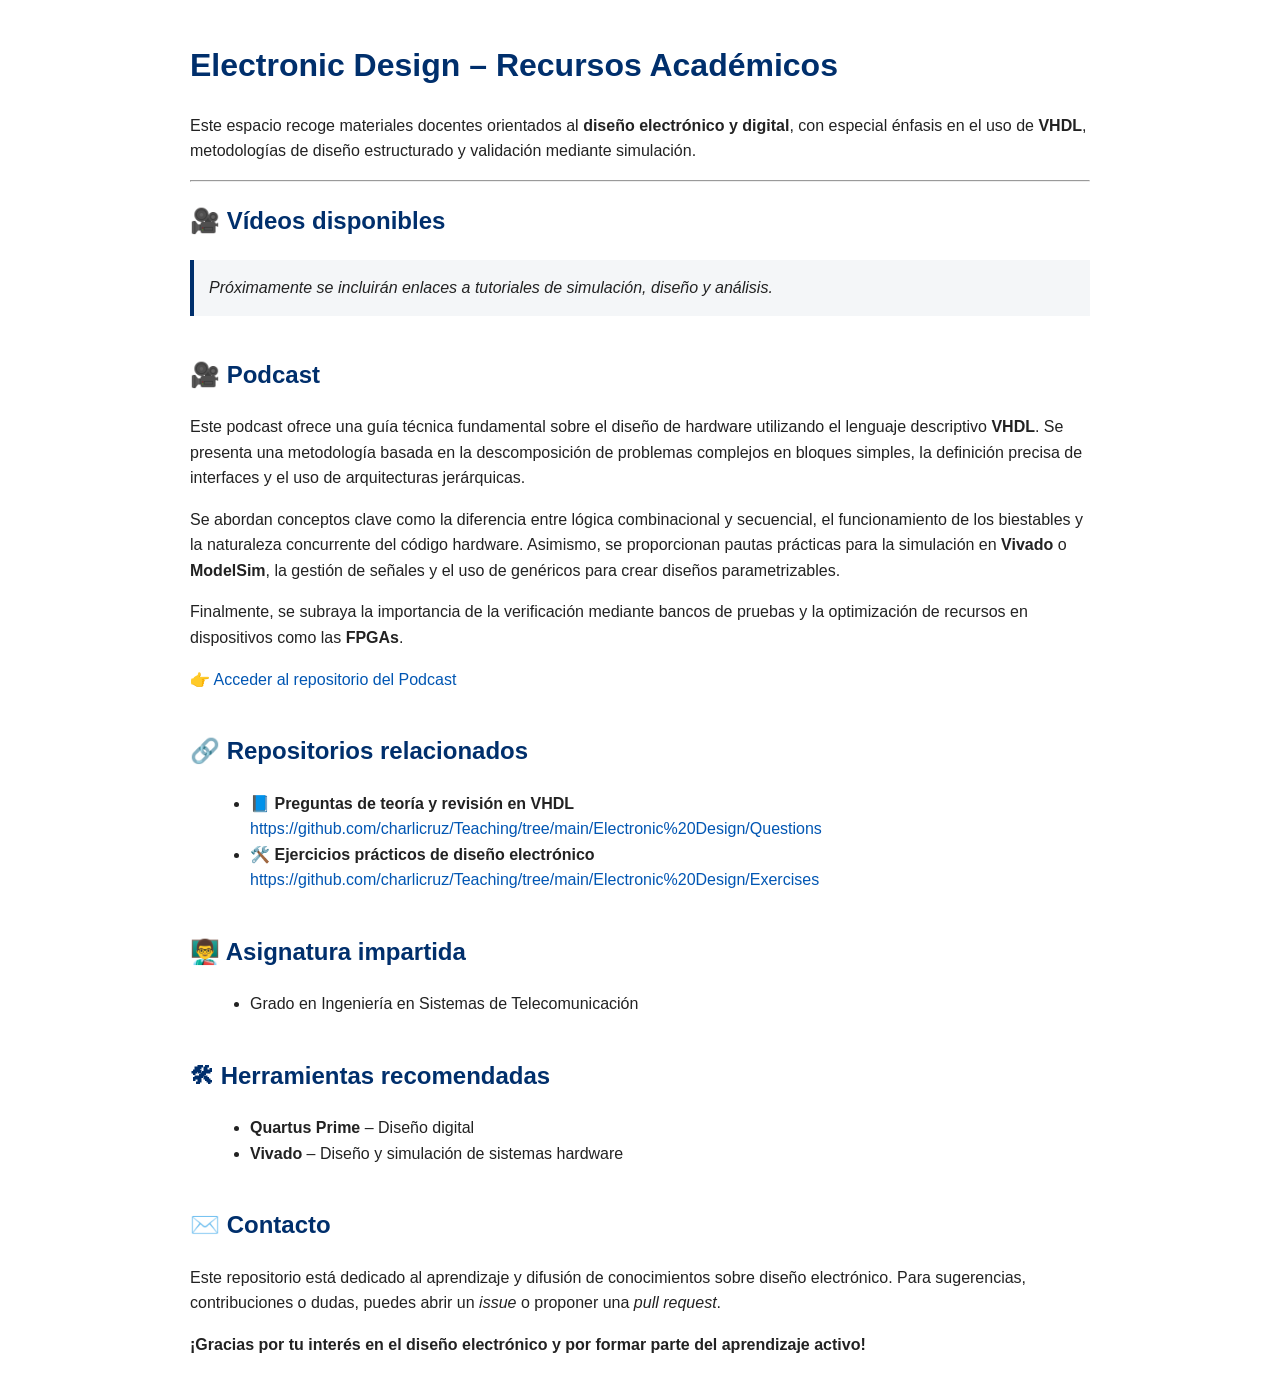
<file: Electronic Design/electronic_design.html>
<!doctype html>
<html lang="es">
<head>
  <meta charset="utf-8">
  <title>Electronic Design – Recursos Académicos</title>

  <style>
    body {
      font-family: Arial, Helvetica, sans-serif;
      max-width: 900px;
      margin: 40px auto;
      line-height: 1.6;
      color: #222;
    }

    h1, h2, h3 {
      color: #002f6c;
    }

    a {
      color: #0056b3;
      text-decoration: none;
    }

    a:hover {
      text-decoration: underline;
    }

    ul {
      margin-left: 20px;
    }

    .section {
      margin-bottom: 40px;
    }

    .note {
      background: #f4f6f8;
      padding: 15px;
      border-left: 4px solid #002f6c;
    }
  </style>
</head>

<body>

<h1>Electronic Design – Recursos Académicos</h1>

<p>
Este espacio recoge materiales docentes orientados al <strong>diseño electrónico y digital</strong>,
con especial énfasis en el uso de <strong>VHDL</strong>, metodologías de diseño estructurado y
validación mediante simulación.
</p>

<hr>

<div class="section">
  <h2>🎥 Vídeos disponibles</h2>
  <div class="note">
    <em>Próximamente se incluirán enlaces a tutoriales de simulación, diseño y análisis.</em>
  </div>
</div>

<div class="section">
  <h2>🎥 Podcast</h2>

  <p>
  Este podcast ofrece una guía técnica fundamental sobre el diseño de hardware utilizando el
  lenguaje descriptivo <strong>VHDL</strong>. Se presenta una metodología basada en la
  descomposición de problemas complejos en bloques simples, la definición precisa de interfaces
  y el uso de arquitecturas jerárquicas.
  </p>

  <p>
  Se abordan conceptos clave como la diferencia entre lógica combinacional y secuencial, el
  funcionamiento de los biestables y la naturaleza concurrente del código hardware.
  Asimismo, se proporcionan pautas prácticas para la simulación en <strong>Vivado</strong> o
  <strong>ModelSim</strong>, la gestión de señales y el uso de genéricos para crear diseños
  parametrizables.
  </p>

  <p>
  Finalmente, se subraya la importancia de la verificación mediante bancos de pruebas y la
  optimización de recursos en dispositivos como las <strong>FPGAs</strong>.
  </p>

  <p>
    👉 <a href="https://github.com/charlicruz/Teaching/tree/main/Electronic%20Design/Podcast" target="_blank">
    Acceder al repositorio del Podcast
    </a>
  </p>
</div>

<div class="section">
  <h2>🔗 Repositorios relacionados</h2>

  <ul>
    <li>
      📘 <strong>Preguntas de teoría y revisión en VHDL</strong><br>
      <a href="https://github.com/charlicruz/Teaching/tree/main/Electronic%20Design/Questions" target="_blank">
        https://github.com/charlicruz/Teaching/tree/main/Electronic%20Design/Questions
      </a>
    </li>

    <li>
      🛠️ <strong>Ejercicios prácticos de diseño electrónico</strong><br>
      <a href="https://github.com/charlicruz/Teaching/tree/main/Electronic%20Design/Exercises" target="_blank">
        https://github.com/charlicruz/Teaching/tree/main/Electronic%20Design/Exercises
      </a>
    </li>
  </ul>
</div>

<div class="section">
  <h2>👨‍🏫 Asignatura impartida</h2>
  <ul>
    <li>Grado en Ingeniería en Sistemas de Telecomunicación</li>
  </ul>
</div>

<div class="section">
  <h2>🛠 Herramientas recomendadas</h2>
  <ul>
    <li><strong>Quartus Prime</strong> – Diseño digital</li>
    <li><strong>Vivado</strong> – Diseño y simulación de sistemas hardware</li>
  </ul>
</div>

<div class="section">
  <h2>✉️ Contacto</h2>

  <p>
  Este repositorio está dedicado al aprendizaje y difusión de conocimientos sobre diseño
  electrónico. Para sugerencias, contribuciones o dudas, puedes abrir un
  <em>issue</em> o proponer una <em>pull request</em>.
  </p>

  <p>
  <strong>¡Gracias por tu interés en el diseño electrónico y por formar parte del aprendizaje activo!</strong>
  </p>
</div>

</body>
</html>
</file>
<file: Electronic Technology/PCB_site/old/assets/css/style.css>
:root {
  --bg: #08111f;
  --panel: #101b2d;
  --panel-2: #0c1525;
  --text: #e9eef8;
  --muted: #a6b1c2;
  --line: rgba(255,255,255,0.08);
  --accent: #3ed0ff;
  --accent-2: #7cffb2;
  --card: rgba(255,255,255,0.04);
  --white: #ffffff;
  --shadow: 0 16px 40px rgba(0,0,0,0.28);
}
* { box-sizing: border-box; }
html { scroll-behavior: smooth; }
body {
  margin: 0;
  font-family: 'Inter', sans-serif;
  background: linear-gradient(180deg, #07101d 0%, #0a1324 100%);
  color: var(--text);
}
a { color: inherit; text-decoration: none; }
img { max-width: 100%; display: block; }
code {
  background: rgba(255,255,255,0.07);
  padding: 0.15rem 0.4rem;
  border-radius: 0.4rem;
}
.container {
  width: min(1160px, calc(100% - 2rem));
  margin: 0 auto;
}
.site-header {
  position: sticky;
  top: 0;
  z-index: 1000;
  backdrop-filter: blur(12px);
  background: rgba(7, 16, 29, 0.75);
  border-bottom: 1px solid var(--line);
}
.nav-wrap {
  display: flex;
  align-items: center;
  justify-content: space-between;
  min-height: 72px;
  gap: 1rem;
}
.brand {
  font-weight: 800;
  letter-spacing: 0.02em;
}
.primary-nav {
  display: flex;
  gap: 1rem;
  color: var(--muted);
}
.primary-nav a:hover { color: var(--white); }
.menu-toggle {
  display: none;
  background: transparent;
  color: var(--white);
  border: 1px solid var(--line);
  border-radius: 0.8rem;
  padding: 0.55rem 0.8rem;
}
.hero {
  position: relative;
  min-height: 78vh;
  display: grid;
  align-items: center;
  overflow: hidden;
}
.hero-bg {
  position: absolute;
  inset: 0;
  background-image: linear-gradient(rgba(4,9,17,.55), rgba(4,9,17,.85)), url('../img/hero-classroom.jpg');
  background-size: cover;
  background-position: center;
  transform: scale(1.04);
}
.hero-content {
  position: relative;
  padding: 5rem 0;
}
.eyebrow, .section-tag {
  text-transform: uppercase;
  letter-spacing: .15em;
  color: var(--accent);
  font-size: .8rem;
  font-weight: 700;
}
.hero h1 {
  font-size: clamp(2.3rem, 6vw, 5rem);
  line-height: 1.02;
  margin: 0.4rem 0 1rem;
  max-width: 10ch;
}
.hero-text {
  max-width: 48rem;
  color: #d7e1ef;
  font-size: 1.1rem;
  line-height: 1.75;
}
.hero-actions {
  display: flex;
  flex-wrap: wrap;
  gap: 1rem;
  margin-top: 2rem;
}
.btn {
  display: inline-flex;
  align-items: center;
  justify-content: center;
  padding: 0.95rem 1.25rem;
  border-radius: 999px;
  font-weight: 700;
}
.btn-primary {
  background: linear-gradient(90deg, var(--accent), #58a6ff);
  color: #04101d;
}
.btn-secondary {
  border: 1px solid rgba(255,255,255,0.16);
  background: rgba(255,255,255,0.06);
}
.section { padding: 5rem 0; }
.section.alt { background: rgba(255,255,255,0.03); border-top: 1px solid var(--line); border-bottom: 1px solid var(--line); }
.section-head {
  display: flex;
  justify-content: space-between;
  gap: 2rem;
  align-items: end;
  margin-bottom: 2rem;
}
.section-head h2, .intro-grid h2, .project-content h2 {
  font-size: clamp(1.8rem, 4vw, 3rem);
  margin: 0.3rem 0 0;
}
.section-note { color: var(--muted); max-width: 30rem; }
.two-col {
  display: grid;
  grid-template-columns: 1.3fr 1fr;
  gap: 2rem;
}
.intro-grid p { color: var(--muted); line-height: 1.8; }
.feature-panel {
  background: linear-gradient(180deg, rgba(255,255,255,0.05), rgba(255,255,255,0.025));
  border: 1px solid var(--line);
  border-radius: 1.5rem;
  padding: 1.25rem;
  box-shadow: var(--shadow);
}
.feature-item {
  display: grid;
  grid-template-columns: 56px 1fr;
  gap: 1rem;
  padding: 1rem 0;
  border-bottom: 1px solid var(--line);
}
.feature-item:last-child { border-bottom: 0; }
.feature-item span {
  width: 56px;
  height: 56px;
  border-radius: 50%;
  display: grid;
  place-items: center;
  background: rgba(62,208,255,0.14);
  color: var(--accent);
  font-weight: 800;
}
.feature-item h3 { margin: 0 0 0.35rem; }
.feature-item p { margin: 0; color: var(--muted); }
.card-grid {
  display: grid;
  grid-template-columns: repeat(4, 1fr);
  gap: 1.25rem;
}
.info-card {
  background: var(--card);
  border: 1px solid var(--line);
  border-radius: 1.4rem;
  overflow: hidden;
  box-shadow: var(--shadow);
}
.card-media {
  height: 180px;
}
.gradient-1 { background: linear-gradient(135deg, #3ed0ff, #5a6cff); }
.gradient-2 { background: linear-gradient(135deg, #7cffb2, #1ca68a); }
.gradient-3 { background: linear-gradient(135deg, #ffc56a, #ff7b67); }
.gradient-4 { background: linear-gradient(135deg, #d98cff, #6a7dff); }
.image-card img { width: 100%; height: 100%; object-fit: cover; }
.card-body { padding: 1.2rem; }
.meta { color: var(--accent); font-size: .84rem; font-weight: 700; letter-spacing: .06em; text-transform: uppercase; }
.card-body h3 { margin: 0.3rem 0 0.7rem; font-size: 1.15rem; }
.card-body p { color: var(--muted); line-height: 1.7; }
.card-links { display: flex; gap: 1rem; margin-top: 1rem; }
.card-links a { color: var(--white); font-weight: 600; }
.compact .card-media { height: 220px; }
.project-layout {
  display: grid;
  grid-template-columns: 260px 1fr;
  gap: 2rem;
  align-items: start;
}
.project-sidebar {
  position: sticky;
  top: 96px;
  background: rgba(255,255,255,0.04);
  border: 1px solid var(--line);
  border-radius: 1.25rem;
  padding: 1rem;
}
.project-sidebar h3 { margin-top: 0; }
.project-sidebar nav { display: flex; flex-direction: column; gap: 0.65rem; }
.project-sidebar a { color: var(--muted); }
.project-sidebar a:hover { color: var(--white); }
.project-content {
  background: rgba(255,255,255,0.03);
  border: 1px solid var(--line);
  border-radius: 1.6rem;
  padding: 1.6rem;
  box-shadow: var(--shadow);
}
.project-head {
  display: flex;
  justify-content: space-between;
  gap: 1rem;
  align-items: center;
  margin-bottom: 2rem;
}
.project-badge {
  background: rgba(255,255,255,0.05);
  border: 1px solid var(--line);
  border-radius: 1rem;
  padding: 0.9rem 1rem;
  min-width: 140px;
}
.project-content section {
  padding: 1.2rem 0;
  border-bottom: 1px solid var(--line);
}
.project-content section:last-child { border-bottom: 0; }
.project-content h3 { font-size: 1.45rem; margin-bottom: 0.8rem; }
.project-content p { color: var(--muted); line-height: 1.8; }
.media-row {
  display: grid;
  grid-template-columns: 280px 1fr;
  gap: 1.2rem;
  align-items: center;
  margin-top: 1rem;
}
.media-row img, .schematic-card img {
  border-radius: 1rem;
  border: 1px solid var(--line);
}
.media-note {
  background: rgba(255,255,255,0.04);
  padding: 1rem;
  border-radius: 1rem;
  border: 1px solid var(--line);
}
.checklist, .steps {
  color: var(--muted);
  line-height: 1.8;
  padding-left: 1.2rem;
}
.table-wrap { overflow-x: auto; }
table {
  width: 100%;
  border-collapse: collapse;
  min-width: 720px;
}
th, td {
  text-align: left;
  padding: 0.9rem;
  border-bottom: 1px solid var(--line);
}
th { color: var(--white); background: rgba(255,255,255,0.04); }
.schematic-card {
  background: rgba(255,255,255,0.04);
  border: 1px solid var(--line);
  border-radius: 1.25rem;
  padding: 1rem;
}
.deliverables {
  display: grid;
  grid-template-columns: repeat(3, 1fr);
  gap: 1rem;
}
.deliverables > div, .resource-box {
  background: rgba(255,255,255,0.04);
  border: 1px solid var(--line);
  border-radius: 1rem;
  padding: 1rem;
}
.resource-grid {
  display: grid;
  grid-template-columns: repeat(3, 1fr);
  gap: 1rem;
}
.site-footer {
  border-top: 1px solid var(--line);
  background: rgba(0,0,0,0.2);
}
.footer-wrap {
  min-height: 80px;
  display: flex;
  align-items: center;
  justify-content: space-between;
  gap: 1rem;
  color: var(--muted);
}
@media (max-width: 1024px) {
  .card-grid { grid-template-columns: repeat(2, 1fr); }
  .project-layout, .two-col, .resource-grid, .deliverables, .media-row { grid-template-columns: 1fr; }
  .project-sidebar { position: static; }
}
@media (max-width: 720px) {
  .primary-nav {
    position: absolute;
    right: 1rem;
    top: 72px;
    display: none;
    flex-direction: column;
    width: min(280px, calc(100% - 2rem));
    background: #0b1526;
    border: 1px solid var(--line);
    border-radius: 1rem;
    padding: 1rem;
  }
  .primary-nav.open { display: flex; }
  .menu-toggle { display: inline-flex; }
  .hero { min-height: 72vh; }
  .hero h1 { max-width: 12ch; }
  .section-head, .project-head, .footer-wrap { flex-direction: column; align-items: start; }
  .card-grid { grid-template-columns: 1fr; }
}
</file>
